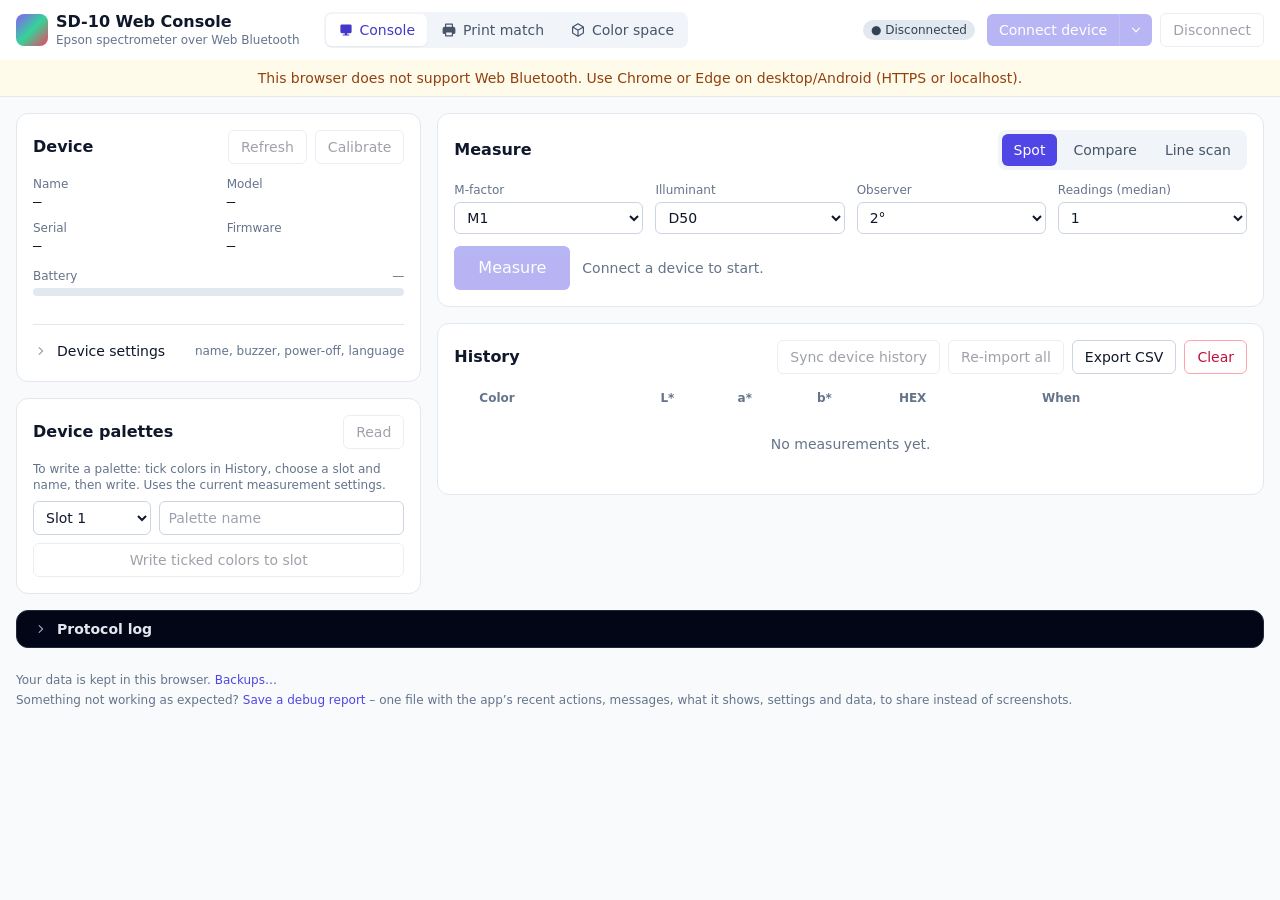
<file: index.html>
<!doctype html>
<html lang="en">
<head>
  <meta charset="utf-8">
  <meta name="viewport" content="width=device-width, initial-scale=1">
  <title>SD-10 Web Console</title>
  <link rel="stylesheet" href="css/app.css?v=2026-11-24.cdfedac-225337">
</head>
<body class="bg-slate-50 dark:bg-slate-950 text-slate-900 dark:text-slate-100 antialiased">
  <header class="sticky top-0 z-10 bg-white/90 dark:bg-slate-900/90 backdrop-blur border-b border-slate-200 dark:border-slate-800">
    <div class="max-w-7xl mx-auto px-4 py-2.5 sm:py-3 flex flex-wrap items-center gap-x-3 gap-y-2">
      <div class="flex items-center gap-2 min-w-0 flex-1 md:flex-none">
        <div class="h-8 w-8 flex-none rounded-lg bg-gradient-to-br from-violet-500 via-emerald-400 to-rose-500"></div>
        <div class="min-w-0">
          <h1 class="font-semibold leading-tight truncate">SD-10 Web Console</h1>
          <p class="hidden sm:block md:hidden lg:block text-xs text-slate-500 dark:text-slate-400">Epson spectrometer over Web Bluetooth</p>
        </div>
      </div>
      <!-- View switcher (desktop / tablet only – Print match needs files and RIP software, so phones get the Console):
           the views share the same device connection; Color space shows a measured color space in 3-D -->
      <nav class="seg-group hidden md:inline-flex md:ml-3" aria-label="Views">
        <button type="button" class="seg" data-view="console" aria-current="page">
          <svg class="hidden lg:block h-4 w-4" viewBox="0 0 20 20" fill="currentColor" aria-hidden="true"><path d="M3 4.75A1.75 1.75 0 0 1 4.75 3h10.5A1.75 1.75 0 0 1 17 4.75v7.5A1.75 1.75 0 0 1 15.25 14H11.5v1.5h2a.75.75 0 0 1 0 1.5h-7a.75.75 0 0 1 0-1.5h2V14H4.75A1.75 1.75 0 0 1 3 12.25v-7.5Z"/></svg>Console</button>
        <button type="button" class="seg" data-view="match">
          <svg class="hidden lg:block h-4 w-4" viewBox="0 0 20 20" fill="currentColor" aria-hidden="true"><path fill-rule="evenodd" d="M5 2.75A.75.75 0 0 1 5.75 2h8.5a.75.75 0 0 1 .75.75V6h.25A2.75 2.75 0 0 1 18 8.75v4.5A1.75 1.75 0 0 1 16.25 15H15v2.25a.75.75 0 0 1-.75.75h-8.5a.75.75 0 0 1-.75-.75V15H3.75A1.75 1.75 0 0 1 2 13.25v-4.5A2.75 2.75 0 0 1 4.75 6H5V2.75ZM13.5 6V3.5h-7V6h7Zm-7 7v3.5h7V13h-7Z" clip-rule="evenodd"/></svg>Print match</button>
        <button type="button" class="seg" data-view="space">
          <svg class="hidden lg:block h-4 w-4" viewBox="0 0 20 20" fill="currentColor" aria-hidden="true"><path d="M10.4 1.6a.75.75 0 0 0-.8 0l-6.75 4A.75.75 0 0 0 2.5 6.25v7.5c0 .27.14.51.37.65l6.75 4a.75.75 0 0 0 .76 0l6.75-4a.75.75 0 0 0 .37-.65v-7.5a.75.75 0 0 0-.37-.65l-6.75-4ZM10 3.12l5.27 3.13L10 9.38 4.73 6.25 10 3.12ZM4 7.57l5.25 3.11v5.83L4 13.4V7.57Zm6.75 8.94v-5.83L16 7.57v5.83l-5.25 3.11Z"/></svg>Color space</button>
      </nav>
      <div class="hidden md:block flex-1"></div>
      <span id="connPill" class="chip max-w-[45%] truncate bg-slate-200 text-slate-700 dark:bg-slate-800 dark:text-slate-300">● Disconnected</span>
      <div class="w-full sm:w-auto flex flex-wrap items-center gap-2">
        <!-- Split button: Connect + options menu (device filter) -->
        <div class="relative flex flex-1 sm:flex-none">
          <!-- With ?demo this becomes "Connect demo device" and connects to the simulated SD-10 -->
          <button id="btnConnect" class="btn btn-primary whitespace-nowrap flex-1 !rounded-r-none"><span class="sm:hidden md:inline lg:hidden" data-label-short>Connect</span><span class="hidden sm:inline md:hidden lg:inline" data-label-long>Connect device</span></button>
          <button id="btnConnectMenu" type="button" class="btn btn-primary !px-2 !rounded-l-none border-l border-indigo-400/40" aria-haspopup="true" aria-expanded="false" aria-controls="connectMenu" title="Connection options">
            <svg class="h-4 w-4" viewBox="0 0 20 20" fill="currentColor" aria-hidden="true"><path fill-rule="evenodd" d="M5.23 7.21a.75.75 0 0 1 1.06.02L10 11.17l3.71-3.94a.75.75 0 1 1 1.08 1.04l-4.25 4.5a.75.75 0 0 1-1.08 0l-4.25-4.5a.75.75 0 0 1 .02-1.06Z" clip-rule="evenodd"/></svg>
            <span id="acceptAllDot" class="hidden absolute -top-1 -right-1 h-2.5 w-2.5 rounded-full bg-amber-400 ring-2 ring-white dark:ring-slate-900" title="Showing all Bluetooth devices"></span>
          </button>
          <div id="connectMenu" role="menu" class="hidden absolute left-0 sm:left-auto sm:right-0 top-full z-30 mt-2 w-72 max-w-[calc(100vw-2rem)] rounded-xl border border-slate-200 dark:border-slate-700 bg-white dark:bg-slate-900 p-3 shadow-xl">
            <label class="flex items-start gap-3 cursor-pointer">
              <span class="relative mt-0.5 inline-flex flex-none">
                <input id="acceptAll" type="checkbox" role="switch" class="peer sr-only">
                <span class="h-5 w-9 rounded-full bg-slate-300 dark:bg-slate-700 transition-colors peer-checked:bg-indigo-600 peer-focus-visible:ring-2 peer-focus-visible:ring-indigo-500 peer-focus-visible:ring-offset-2 dark:peer-focus-visible:ring-offset-slate-900"></span>
                <span class="absolute left-0.5 top-0.5 h-4 w-4 rounded-full bg-white shadow transition-transform peer-checked:translate-x-4"></span>
              </span>
              <span>
                <span class="block text-sm font-medium">Show all Bluetooth devices</span>
                <span class="block text-xs text-slate-500 mt-0.5">Only needed if your SD-10 doesn't appear in the device list.</span>
              </span>
            </label>
          </div>
        </div>
        <button id="btnDisconnect" class="btn btn-ghost whitespace-nowrap flex-1 sm:flex-none" disabled>Disconnect</button>
      </div>
    </div>
    <div id="bleWarning" class="hidden bg-amber-50 text-amber-800 dark:bg-amber-950 dark:text-amber-200 text-sm px-4 py-2 text-center">
      This browser does not support Web Bluetooth. Use Chrome or Edge on desktop/Android (HTTPS or localhost).
    </div>
  </header>

  <div id="toast" class="hidden"></div>

  <!-- Phones: one column in reading order (device → measure/history → settings/palettes → log).
       Desktop: device + settings on the left, measure/history on the right. -->
  <main id="viewConsole" class="max-w-7xl mx-auto px-3 sm:px-4 py-4 grid grid-cols-1 gap-4 lg:grid-cols-12 lg:grid-rows-[auto_1fr_auto]">
    <!-- ============ left column (top) ============ -->
    <section class="min-w-0 space-y-4 order-1 lg:order-none lg:col-span-4 lg:col-start-1 lg:row-start-1">
      <div class="card">
        <div class="flex items-center justify-between mb-3">
          <h2 class="font-semibold">Device</h2>
          <div class="flex gap-2">
            <button id="btnRefresh" class="btn btn-ghost" disabled>Refresh</button>
            <button id="btnCalibrate" class="btn btn-ghost" disabled>Calibrate</button>
          </div>
        </div>
        <dl class="kv grid grid-cols-2 gap-x-4 gap-y-2 mb-3">
          <div><dt>Name</dt><dd id="devName">—</dd></div>
          <div><dt>Model</dt><dd id="devModel">—</dd></div>
          <div><dt>Serial</dt><dd id="devSerial">—</dd></div>
          <div><dt>Firmware</dt><dd id="devFw">—</dd></div>
        </dl>
        <div class="mb-3">
          <div class="flex justify-between text-xs text-slate-500 mb-1"><span>Battery</span><span id="battText">—</span></div>
          <div class="h-2 rounded-full bg-slate-200 dark:bg-slate-800 overflow-hidden"><div id="battBar" class="h-full w-0 bg-emerald-500 transition-all"></div></div>
        </div>
        <div class="flex flex-wrap gap-1.5" id="statusChips"></div>
        <ul id="errorList" class="mt-3 space-y-1 text-xs text-rose-700 dark:text-rose-300"></ul>

        <!-- Device settings: collapsible sub-section of the Device card -->
        <details id="settingsPanel" class="group mt-4 border-t border-slate-200 dark:border-slate-800 pt-3">
          <summary class="flex cursor-pointer select-none list-none items-center justify-between rounded-md py-1 text-sm font-medium [&::-webkit-details-marker]:hidden">
            <span class="flex items-center gap-2">
              <svg class="h-4 w-4 text-slate-400 transition-transform group-open:rotate-90" viewBox="0 0 20 20" fill="currentColor" aria-hidden="true"><path fill-rule="evenodd" d="M7.2 14.8a.75.75 0 0 1 0-1.06L10.94 10 7.2 6.26a.75.75 0 1 1 1.06-1.06l4.27 4.27a.75.75 0 0 1 0 1.06l-4.27 4.27a.75.75 0 0 1-1.06 0Z" clip-rule="evenodd"/></svg>
              Device settings
            </span>
            <span class="text-xs font-normal text-slate-500">name, buzzer, power-off, language</span>
          </summary>
          <form id="settingsForm" class="grid grid-cols-2 gap-3 pt-3">
            <div class="col-span-2"><label class="label" for="setName">Device name (max 16 bytes)</label><input id="setName" class="input" maxlength="16"></div>
            <div><label class="label" for="setBuzzer">Buzzer</label><select id="setBuzzer" class="input"></select></div>
            <div><label class="label" for="setApo">Auto power-off</label><select id="setApo" class="input"></select></div>
            <div><label class="label" for="setLang">Language</label><select id="setLang" class="input"></select></div>
            <div><label class="label" for="setPanel">Panel direction</label><select id="setPanel" class="input"></select></div>
            <div class="col-span-2 flex justify-end gap-2">
              <button id="btnReloadSettings" class="btn btn-ghost" type="button" disabled>Reload</button>
              <button id="btnApply" class="btn btn-primary" type="submit" disabled>Apply to device</button>
            </div>
          </form>
        </details>
      </div>

      <div id="demoCard" class="card hidden border-dashed">
        <h2 class="font-semibold mb-1">Simulator</h2>
        <p class="text-xs text-slate-500 mb-3">Controls for the simulated SD-10.</p>
        <label class="label" for="demoSample">Sample under the aperture</label>
        <select id="demoSample" class="input mb-3"></select>
        <div class="flex flex-wrap gap-2">
          <button id="demoShutter" class="btn btn-ghost">Close shutter</button>
          <button id="demoButton" class="btn btn-ghost">Press device button</button>
          <button id="demoDrop" class="btn btn-danger">Drop link</button>
        </div>
      </div>
    </section>

    <!-- ============ left column (bottom) ============ -->
    <section class="min-w-0 space-y-4 order-3 lg:order-none lg:col-span-4 lg:col-start-1 lg:row-start-2 lg:self-start">
      <div class="card">
        <div class="flex items-center justify-between mb-3">
          <h2 class="font-semibold">Device palettes</h2>
          <button id="btnReadGroups" class="btn btn-ghost" disabled>Read</button>
        </div>
        <ul id="groupList" class="space-y-2 text-sm"></ul>
        <p class="text-xs text-slate-500 mt-3">To write a palette: tick colors in History, choose a slot and name, then write. Uses the current measurement settings.</p>
        <div class="grid grid-cols-3 gap-2 mt-2">
          <select id="groupSlot" class="input"><option value="1">Slot 1</option><option value="2">Slot 2</option><option value="3">Slot 3</option><option value="4">Slot 4</option></select>
          <input id="groupName" class="input col-span-2" placeholder="Palette name" maxlength="42">
        </div>
        <button id="btnWriteGroup" class="btn btn-ghost w-full mt-2" disabled>Write ticked colors to slot</button>
      </div>
    </section>

    <!-- ============ right column ============ -->
    <section class="min-w-0 space-y-4 order-2 lg:order-none lg:col-span-8 lg:col-start-5 lg:row-start-1 lg:row-span-2">
      <div class="card">
        <div class="flex flex-wrap items-center justify-between gap-2 mb-3">
          <h2 class="font-semibold">Measure</h2>
          <div class="flex gap-1 rounded-lg bg-slate-100 dark:bg-slate-800 p-1" role="tablist">
            <button class="tab" role="tab" data-mode="spot" aria-selected="true">Spot</button>
            <button class="tab" role="tab" data-mode="compare" aria-selected="false">Compare</button>
            <button class="tab" role="tab" data-mode="line" aria-selected="false">Line scan</button>
          </div>
        </div>
        <div class="grid grid-cols-2 sm:grid-cols-4 gap-3 mb-3">
          <div><label class="label" for="mMf">M-factor</label><select id="mMf" class="input"><option value="0">M0</option><option value="1">M1</option><option value="2">M2</option></select></div>
          <div><label class="label" for="mIll">Illuminant</label><select id="mIll" class="input"></select></div>
          <div><label class="label" for="mObs">Observer</label><select id="mObs" class="input"><option value="2">2°</option><option value="10">10°</option></select></div>
          <div data-show="spot compare"><label class="label" for="mReadings">Readings (median)</label><select id="mReadings" class="input"><option>1</option><option>2</option><option>3</option><option>5</option></select></div>
          <div data-show="compare"><label class="label" for="mFormula">ΔE formula</label><select id="mFormula" class="input"></select></div>
          <div data-show="compare"><label class="label" for="mThr">Tolerance (ΔE)</label><input id="mThr" class="input" type="number" min="0" max="20" step="0.1"></div>
          <div data-show="line"><label class="label" for="mPatches">Patches in strip</label><input id="mPatches" class="input" type="number" min="1" max="18" step="1"></div>
        </div>
        <div class="flex flex-wrap items-center gap-3">
          <button id="btnMeasure" class="btn btn-primary w-full sm:w-auto px-6 py-3 sm:py-2.5 text-base" disabled>Measure</button>
          <span id="measureHint" class="text-sm text-slate-500"></span>
        </div>

        <div id="resultArea" class="mt-5 hidden space-y-4">
          <!-- swatches: full width, split 50/50 when a reference is shown -->
          <div class="flex w-full gap-2">
            <figure class="m-0 flex-1 min-w-0">
              <div id="swatch" class="h-28 sm:h-36 w-full rounded-xl ring-1 ring-black/10 dark:ring-white/10 shadow-sm"></div>
              <figcaption class="flex justify-between gap-2 text-[11px] text-slate-500 mt-1 px-0.5"><span>Sample</span><span id="swatchHex" class="font-mono"></span></figcaption>
            </figure>
            <figure id="refBox" class="m-0 flex-1 min-w-0 hidden">
              <div id="refSwatch" class="h-28 sm:h-36 w-full rounded-xl ring-1 ring-black/10 dark:ring-white/10 shadow-sm"></div>
              <figcaption class="flex justify-between gap-2 text-[11px] text-slate-500 mt-1 px-0.5"><span>Reference</span><span id="refHex" class="font-mono"></span></figcaption>
            </figure>
          </div>

          <!-- verdict + conditions + actions -->
          <div class="space-y-2">
            <div id="verdict" class="hidden"></div>
            <div class="flex flex-wrap items-center justify-between gap-2">
              <div id="conditions" class="flex flex-wrap gap-1.5"></div>
              <div class="flex flex-wrap gap-2">
                <button id="btnSetRef" class="btn btn-ghost">Use as reference</button>
                <button id="btnCopyValues" class="btn btn-ghost">Copy values</button>
              </div>
            </div>
          </div>

          <!-- values table -->
          <div id="resultValues" class="rounded-xl border border-slate-200 dark:border-slate-800 divide-y divide-slate-200 dark:divide-slate-800 overflow-hidden"></div>
          <div class="grid grid-cols-[1fr,auto] gap-2 items-end">
            <div class="min-w-0">
              <div class="flex items-center justify-between">
                <label class="label !mb-0.5" for="cmykProfile">CMYK profile</label>
                <span class="flex gap-3 text-xs">
                  <button id="btnRemoveIcc" type="button" class="hidden text-rose-600 hover:underline">remove</button>
                  <button id="btnAddIcc" type="button" class="text-indigo-600 dark:text-indigo-400 hover:underline" title="Use your own CMYK ICC profile (.icc / .icm)">+ add .icc</button>
                </span>
                <input id="iccFile" type="file" accept=".icc,.icm,application/vnd.iccprofile" class="hidden">
              </div>
              <select id="cmykProfile" class="input !py-1 text-xs"></select>
            </div>
            <div>
              <label class="label !mb-0.5" for="cmykIntent">Intent</label>
              <select id="cmykIntent" class="input !py-1 text-xs">
                <option value="0">Perceptual</option><option value="2">Relative</option><option value="1">Saturation</option>
              </select>
            </div>
          </div>

          <div id="strip" class="hidden grid grid-cols-6 sm:grid-cols-9 gap-1.5"></div>
          <svg id="chart" viewBox="0 0 640 220" class="w-full h-auto" role="img" aria-label="Spectral reflectance"></svg>
        </div>
      </div>

      <div class="card">
        <div class="flex flex-wrap items-center justify-between gap-2 mb-3">
          <h2 class="font-semibold">History <span id="histCount" class="text-sm font-normal text-slate-500"></span></h2>
          <div class="flex flex-wrap gap-2">
            <button id="btnSyncHistory" class="btn btn-ghost" disabled title="Import new measurements stored on the device">Sync device history</button>
            <button id="btnResyncAll" class="btn btn-ghost" disabled title="Import every measurement stored on the device again (skips ones already in history)">Re-import all</button>
            <button id="btnExport" class="btn btn-ghost">Export CSV</button>
            <button id="btnClearHistory" class="btn btn-danger">Clear</button>
          </div>
        </div>
        <div class="overflow-x-auto max-h-96 overflow-y-auto">
          <table class="w-full text-sm">
            <thead class="text-xs text-slate-500 sticky top-0 bg-white dark:bg-slate-900">
              <tr><th class="w-6"></th><th class="text-left py-1">Color</th><th class="text-left">L*</th><th class="text-left">a*</th><th class="text-left">b*</th><th class="text-left hidden sm:table-cell">HEX</th><th class="text-left hidden md:table-cell">When</th><th></th></tr>
            </thead>
            <tbody id="histBody"></tbody>
          </table>
          <p id="histEmpty" class="text-sm text-slate-500 py-6 text-center">No measurements yet.</p>
        </div>
      </div>
    </section>

    <!-- ============ log ============ -->
    <section class="min-w-0 order-4 lg:order-none lg:col-span-12 lg:row-start-3">
      <!-- Protocol log: hidden by default (state remembered in this browser) -->
      <div class="rounded-xl border border-slate-800 bg-slate-950 text-slate-200">
        <div class="flex flex-wrap items-center gap-x-3 gap-y-1 px-3 sm:px-4 py-2">
          <button id="btnToggleLog" type="button" aria-expanded="false" aria-controls="logBody" class="mr-auto flex items-center gap-2 text-sm font-semibold">
            <svg id="logChevron" class="h-4 w-4 text-slate-400 transition-transform" viewBox="0 0 20 20" fill="currentColor" aria-hidden="true"><path fill-rule="evenodd" d="M7.2 14.8a.75.75 0 0 1 0-1.06L10.94 10 7.2 6.26a.75.75 0 1 1 1.06-1.06l4.27 4.27a.75.75 0 0 1 0 1.06l-4.27 4.27a.75.75 0 0 1-1.06 0Z" clip-rule="evenodd"/></svg>
            Protocol log <span id="logCount" class="text-xs font-normal text-slate-500"></span>
          </button>
          <div id="logTools" class="hidden flex-wrap items-center gap-x-3 gap-y-1">
            <label class="text-xs flex items-center gap-1"><input type="checkbox" id="logRaw"> raw BLE chunks</label>
            <label class="text-xs flex items-center gap-1"><input type="checkbox" id="logAutoscroll" checked> autoscroll</label>
            <button id="btnCopyLog" class="btn text-xs border border-slate-700 hover:bg-slate-800">Copy</button>
            <button id="btnClearLog" class="btn text-xs border border-slate-700 hover:bg-slate-800">Clear</button>
          </div>
        </div>
        <div id="logBody" class="hidden border-t border-slate-800">
          <pre id="log" class="h-72 overflow-auto px-4 py-2 text-xs leading-5 font-mono whitespace-pre-wrap break-all"></pre>
        </div>
      </div>
    </section>
  </main>

  <!-- ======================= Print match view ======================= -->
  <main id="viewMatch" class="hidden max-w-7xl mx-auto px-3 sm:px-4 py-4">
    <div class="mb-4">
      <h2 class="font-semibold">Print match</h2>
      <p class="text-sm text-slate-500 mt-1 max-w-4xl">Match a reference color on your printer: scan it, print a test sheet and scan the patches – repeat
        with finer sheets until it is within tolerance.</p>
    </div>

    <!-- Two columns on wide screens: the colors and the settings at the left, the selected color's workflow and the color
         space at the right, the tips across both. The last card of each column stretches to the bottom of the row, so
         neither column leaves a gap. On narrower screens everything stacks in that order. -->
    <div class="grid gap-4 lg:grid-cols-[minmax(0,22rem),minmax(0,1fr)] xl:grid-cols-[minmax(0,24rem),minmax(0,1fr)]">

      <!-- left column: the colors (also the spot library for the RIP) and the settings shared by all colors -->
      <div class="flex flex-col gap-4 min-w-0">
      <!-- colors: pick the one to work on; each with its reference and the L*a*b* recommended for the RIP. The list fills
           the column's spare height on wide screens (scrolling when long); the library download sits at the bottom. -->
      <div id="mColorsCard" class="card min-w-0 flex-1 flex flex-col gap-3">
        <div class="flex items-center justify-between gap-2">
          <h3 class="font-semibold">Colors <span id="mColorCount" class="text-sm font-normal text-slate-500"></span></h3>
          <div class="flex gap-2">
            <button id="btnColorsImport" type="button" class="btn btn-ghost" title="Add the named colors of a swatch or library file – Adobe Swatch Exchange (.ase), CxF, Adobe Color Book, Edge Print or VersaWorks – each with its L*a*b* as the reference; or drop the file on this page">Import…</button>
            <input id="colorsFile" type="file" accept=".ase,.cxf,.acb,.epcc,.spot,.xml" class="hidden">
            <button id="btnColorAdd" class="btn btn-ghost" title="Match another color – each has its own sheets, scan and result; select one to work on it">+ Add color</button>
          </div>
        </div>
        <div class="relative min-h-0 lg:min-h-[12rem] lg:flex-1">
          <ul id="mColorList" class="relative flex max-h-[28rem] flex-col gap-1.5 overflow-y-auto p-0.5 lg:absolute lg:inset-0 lg:max-h-none"></ul>
        </div>
        <!-- the colors as a spot library for the RIP: each under its name with its recommended L*a*b*, in the format chosen
             here (the test sheets' Sheet library uses it too) -->
        <div class="space-y-1.5 border-t border-slate-200 pt-3 dark:border-slate-800">
          <div class="text-xs font-medium text-slate-500">Spot library for the RIP</div>
          <input id="mLibName" class="input" type="text" maxlength="60" autocomplete="off" aria-label="Spot library name" title="The library's name inside the downloaded file (and the file's name)" placeholder="Library name">
          <div class="flex gap-2">
            <select id="mRipFormat" class="input min-w-0 flex-1" aria-label="Spot library format" title="The file format your RIP imports – also used for the test sheets' Sheet library"><option value="cxf">CxF3 (.cxf)</option><option value="acb">Adobe Color Book (.acb)</option><option value="epcc">Epson Edge Print (.epcc)</option><option value="versaworks">VersaWorks (.spot)</option></select>
            <button id="btnLibDownload" type="button" class="btn btn-primary whitespace-nowrap" disabled>Download library</button>
          </div>
          <button id="btnLibProof" type="button" class="btn btn-ghost w-full" disabled title="One patch per color, named exactly like it, with the value the library gives it – print it through the RIP with the library imported, and check every color at once">Proof sheet of all colors (PDF)</button>
          <p id="mLibNote" class="text-xs text-slate-500"></p>
        </div>
      </div>

      <!-- settings shared by all colors: the sheet at the top; the ones changed less often in the Measuring & matching dialog -->
      <div class="card space-y-3">
        <h3 class="font-semibold">Settings</h3>
        <div class="grid grid-cols-2 gap-3">
          <div class="col-span-2"><label class="label" for="mMode">Sheet type</label>
            <select id="mMode" class="input">
              <option value="spot">Spot colors (RIP, L*a*b*)</option>
              <option value="lab">L*a*b* objects</option>
              <option value="cmyk">CMYK numbers</option>
              <option value="rgb">RGB image (raster workflows)</option>
            </select></div>
          <div class="col-span-2"><label class="label" for="mPaper">Media</label>
            <div class="flex gap-2">
              <select id="mPaper" class="input min-w-0"><option value="custom">Custom size</option></select>
              <button id="btnMediaSave" type="button" class="btn btn-ghost" title="Save the width and height under a name">Save</button>
              <button id="btnMediaRemove" type="button" class="btn btn-ghost hidden" title="Remove this saved size">✕</button>
            </div></div>
          <div class="col-span-2 grid grid-cols-2 gap-2">
            <div><label class="label" for="mMediaW">Width (mm)</label><input id="mMediaW" class="input" type="number" min="50" max="3000" step="0.1"></div>
            <div><label class="label" for="mMediaH">Height (mm)</label><input id="mMediaH" class="input" type="number" min="20" max="10000" step="0.1"></div>
            <p id="mCustomHint" class="col-span-2 text-xs text-slate-500"></p>
          </div>
          <div><label class="label" for="mPatchMm">Patch size</label>
            <select id="mPatchMm" class="input"><option value="10">10 mm</option><option value="12">12 mm</option><option value="15">15 mm</option><option value="20">20 mm</option><option value="25">25 mm</option><option value="30">30 mm</option></select></div>
          <div><label class="label" for="mDesign">Patches</label>
            <select id="mDesign" class="input"><option value="full">16 (most robust)</option><option value="compact">8 (saves media)</option></select></div>
          <label class="col-span-2 flex items-center gap-2 text-sm" title="Leaves out the title, date, printing notes and color headings on test sheets, charts and the proof sheet – only the values under each patch and a small footer with the file name and page number stay, so more patches fit on the media"><input id="mPlainSheets" type="checkbox" class="h-4 w-4"> Plain sheets – only file name and page number</label>
        </div>
        <!-- the settings changed less often: a summary line with their current values; they open in a dialog, so the
             column keeps its height -->
        <button id="btnMoreSettings" type="button" class="group block w-full border-t border-slate-200 pt-3 text-left dark:border-slate-800">
          <span class="flex items-center justify-between gap-2 text-sm font-medium">Measuring &amp; matching
            <span class="text-xs font-normal text-indigo-600 group-hover:underline dark:text-indigo-400">Change…</span></span>
          <span id="mMoreSummary" class="mt-0.5 block text-xs text-slate-500"></span>
        </button>
      </div>

      <!-- a color's output set by hand, opened from the Reference card -->
      <dialog id="mFixedDialog" class="card w-[min(30rem,calc(100vw-2rem))] text-slate-900 shadow-xl backdrop:bg-slate-950/50 dark:text-slate-100">
        <div class="space-y-3">
          <div class="flex items-center justify-between gap-2">
            <h3 class="font-semibold">Set the output by hand</h3>
            <button type="button" data-close-dialog class="btn btn-ghost !px-2" aria-label="Close">✕</button>
          </div>
          <p id="mFixedFor" class="text-xs text-slate-500"></p>
          <div class="flex gap-4 text-sm">
            <label class="flex items-center gap-1.5"><input type="radio" name="fixedSpace" value="lab" class="h-4 w-4"> L*a*b*</label>
            <label class="flex items-center gap-1.5"><input type="radio" name="fixedSpace" value="cmyk" class="h-4 w-4"> CMYK</label>
            <label class="flex items-center gap-1.5"><input type="radio" name="fixedSpace" value="cmykog" class="h-4 w-4"> CMYK + Orange + Green</label>
          </div>
          <div id="mFixedLab" class="grid grid-cols-3 gap-2">
            <div><label class="label" for="fixL">L*</label><input id="fixL" class="input font-mono" type="number" step="0.01" min="0" max="100"></div>
            <div><label class="label" for="fixA">a*</label><input id="fixA" class="input font-mono" type="number" step="0.01" min="-128" max="127"></div>
            <div><label class="label" for="fixB">b*</label><input id="fixB" class="input font-mono" type="number" step="0.01" min="-128" max="127"></div>
          </div>
          <div id="mFixedCmyk" class="grid grid-cols-4 gap-2">
            <div><label class="label" for="fixC">C %</label><input id="fixC" class="input font-mono" type="number" step="0.1" min="0" max="100"></div>
            <div><label class="label" for="fixM">M %</label><input id="fixM" class="input font-mono" type="number" step="0.1" min="0" max="100"></div>
            <div><label class="label" for="fixY">Y %</label><input id="fixY" class="input font-mono" type="number" step="0.1" min="0" max="100"></div>
            <div><label class="label" for="fixK">K %</label><input id="fixK" class="input font-mono" type="number" step="0.1" min="0" max="100"></div>
          </div>
          <div id="mFixedOG" class="grid grid-cols-4 gap-2">
            <div><label class="label" for="fixO">Or %</label><input id="fixO" class="input font-mono" type="number" step="0.1" min="0" max="100"></div>
            <div><label class="label" for="fixG">Gr %</label><input id="fixG" class="input font-mono" type="number" step="0.1" min="0" max="100"></div>
          </div>
          <div class="flex flex-wrap items-center gap-2 text-xs"><span class="text-slate-500">Presets:</span>
            <button type="button" data-fixed-preset="paper" class="rounded-md px-2 py-1 ring-1 ring-slate-300 hover:bg-slate-100 dark:ring-slate-700 dark:hover:bg-slate-800">Paper white · CMYK 0 0 0 0</button>
            <button type="button" data-fixed-preset="rich" class="rounded-md px-2 py-1 ring-1 ring-slate-300 hover:bg-slate-100 dark:ring-slate-700 dark:hover:bg-slate-800">Rich black · CMYK 60 40 40 100</button>
            <button type="button" data-fixed-preset="black" class="rounded-md px-2 py-1 ring-1 ring-slate-300 hover:bg-slate-100 dark:ring-slate-700 dark:hover:bg-slate-800">Black · L*a*b* 0 0 0</button>
          </div>
          <p id="mFixedNote" class="text-xs text-slate-500"></p>
          <div class="flex items-center justify-between gap-2 border-t border-slate-200 pt-3 dark:border-slate-800">
            <button id="btnFixedClear" type="button" class="px-1 py-1.5 text-sm text-rose-600 hover:underline dark:text-rose-400">Use the recommendation again</button>
            <button id="btnFixedSave" type="button" class="btn btn-primary">Save</button>
          </div>
        </div>
      </dialog>

      <!-- the Measuring & matching settings, opened from the Settings card -->
      <dialog id="mMoreDialog" class="card w-[min(30rem,calc(100vw-2rem))] text-slate-900 shadow-xl backdrop:bg-slate-950/50 dark:text-slate-100">
        <div class="space-y-3">
          <div class="flex items-center justify-between gap-2">
            <h3 class="font-semibold">Measuring &amp; matching</h3>
            <button type="button" data-close-dialog class="btn btn-ghost !px-2" aria-label="Close">✕</button>
          </div>
        <div class="grid grid-cols-2 gap-3">
        <div><label class="label" for="mReads">Readings per patch</label>
          <select id="mReads" class="input"><option value="1">1</option><option value="2">2</option><option value="3">3 (textured media)</option><option value="5">5</option></select></div>
        <div><label class="label" for="matchMf">M-factor</label>
          <select id="matchMf" class="input"><option value="0">M0</option><option value="1">M1</option><option value="2">M2</option></select></div>
        <div><label class="label" for="matchFormula">ΔE formula</label>
          <select id="matchFormula" class="input"><option value="de00">ΔE00 (print)</option><option value="de00t">ΔE00 2:1:1 (textiles)</option><option value="cmc21">ΔE CMC 2:1 (textiles)</option></select></div>
        <div><label class="label" for="mTol">Tolerance (ΔE)</label><input id="mTol" class="input" type="number" min="0.1" max="20" step="0.1"></div>
        <div class="col-span-2"><label class="label" for="mPrinterProfile">Printer profile (gamut check)</label>
          <div class="flex gap-2">
            <select id="mPrinterProfile" class="input min-w-0"><option value="">None</option></select>
            <button id="btnPrinterIcc" type="button" class="btn btn-ghost whitespace-nowrap" title="Add the ICC output profile your RIP uses for this printer, ink and media">+ .icc</button>
            <button id="btnPrinterIccRemove" type="button" class="btn btn-ghost hidden" title="Remove this profile from the browser">✕</button>
          </div>
          <input id="printerIccFile" type="file" accept=".icc,.icm" class="hidden"></div>
        </div>
          <div class="flex justify-end"><button type="button" data-close-dialog class="btn btn-primary">Done</button></div>
        </div>
      </dialog>

      </div>

      <!-- the selected color's workflow -->
      <div class="flex flex-col gap-4 min-w-0">
        <!-- 1. reference -->
        <div id="mRefCard" class="card space-y-3">
          <h3 class="font-semibold"><span class="text-indigo-500">1.</span> Reference</h3>
          <div class="flex flex-wrap gap-3 items-stretch">
            <div id="mTargetSwatch" class="h-24 w-full sm:w-32 rounded-xl ring-1 ring-black/10 dark:ring-white/10 bg-slate-200 dark:bg-slate-800"></div>
            <div class="flex-1 min-w-[14rem] space-y-2">
              <div><label class="label" for="mSpotName">Color / spot color name <span id="mStatusTarget" class="font-normal text-slate-500"></span></label>
                <input id="mSpotName" class="input" type="text" maxlength="60" placeholder="e.g. Brand Red – exactly as named in your artwork and the RIP" autocomplete="off"></div>
              <div class="grid grid-cols-3 gap-2">
                <div><label class="label" for="mL">L*</label><input id="mL" class="input font-mono" type="number" step="0.01" min="0" max="100"></div>
                <div><label class="label" for="mA">a*</label><input id="mA" class="input font-mono" type="number" step="0.01" min="-128" max="127"></div>
                <div><label class="label" for="mB">b*</label><input id="mB" class="input font-mono" type="number" step="0.01" min="-128" max="127"></div>
              </div>
              <div class="flex flex-wrap gap-2">
                <button id="btnMatchTarget" class="btn btn-primary" disabled>Measure reference</button>
                <button id="btnMatchUseLast" class="btn btn-ghost" disabled>Use last measurement</button>
              </div>
              <p id="mGamut" class="text-xs"></p>
            </div>
          </div>
          <!-- what the color space predicts for the reference -->
          <div id="mSpacePred" class="hidden rounded-xl border border-slate-200 dark:border-slate-800 p-3 space-y-2"></div>
          <!-- what the spot library gives this color – the recommendation, or values set by hand (e.g. paper white, rich black) -->
          <div id="mFixedRow" class="hidden flex flex-wrap items-center gap-2 rounded-xl border border-slate-200 p-3 text-sm dark:border-slate-800">
            <span class="font-medium text-slate-500">Output for the RIP</span>
            <span id="mFixedText" class="min-w-0 flex-1 text-xs"></span>
            <button id="btnFixedSet" type="button" class="btn btn-ghost" title="Hard-set the values the spot library and proof sheet give this color – L*a*b*, or ink amounts (CMYK, CMYK + orange + green) where the library format holds them">Set by hand…</button>
          </div>
        </div>

        <!-- 2. sheet and 3. scan: side by side on wide screens -->
        <div class="grid gap-4 xl:grid-cols-2">
          <div class="card min-w-0 flex flex-col gap-3">
            <div class="flex flex-wrap items-center justify-between gap-2">
              <h3 class="font-semibold"><span class="text-indigo-500">2.</span> Test sheet <span id="mRoundLabel" class="text-sm font-normal text-slate-500"></span></h3>
              <button id="btnMatchSheet" class="btn btn-primary" disabled>Create sheet</button>
            </div>
            <div id="mSheetInfo" class="flex-1 flex flex-col text-sm text-slate-500">Set a reference color first.</div>
            <div id="mSheetActions" class="hidden mt-auto flex flex-wrap items-center gap-2">
              <button id="btnMatchPdf" class="btn btn-primary">Download PDF</button>
              <button id="btnMatchRipSheet" class="btn btn-ghost hidden">Sheet library</button>
              <label id="mPerPageWrap" class="hidden flex items-center gap-2 text-sm" title="Save every page of the sheet (and of the proof sheet) as its own PDF – each holds only its own patches and spot colors"><input id="mPerPage" type="checkbox" class="h-4 w-4"> Each page as its own PDF</label>
              <button id="btnMatchRestart" class="ml-auto px-1 py-2 text-sm text-rose-600 hover:underline dark:text-rose-400" title="Discard this color's sheets and measurements (its reference is kept)">Start over</button>
            </div>
          </div>

          <div class="card min-w-0 flex flex-col gap-3">
            <div class="flex flex-wrap items-center justify-between gap-2">
              <h3 class="font-semibold"><span class="text-indigo-500">3.</span> Scan the patches</h3>
              <div class="flex items-center gap-3 text-xs">
                <button id="btnMatchUndo" class="text-slate-500 hover:text-slate-800 hover:underline disabled:opacity-40 disabled:no-underline dark:text-slate-400 dark:hover:text-slate-200" disabled>Undo last scan</button>
                <span id="mProgress" class="text-slate-500"></span>
              </div>
            </div>
            <div id="mPatchGrid"></div>
            <p class="text-xs text-slate-500">Or press the SD-10’s button · tap a patch to measure it again</p>
            <div class="mt-auto flex flex-wrap items-center gap-2">
              <button id="btnMatchMeasure" class="btn btn-primary w-full sm:w-auto px-6 py-3 sm:py-2.5" disabled>Measure patch</button>
              <button id="btnMatchAnalyse" class="btn btn-ghost" disabled>Calculate now</button>
            </div>
          </div>
        </div>

        <!-- 4. result -->
        <div id="mResultCard" class="card space-y-3 hidden">
          <div class="flex flex-wrap items-center justify-between gap-2">
            <h3 class="font-semibold"><span class="text-indigo-500">4.</span> Result</h3>
            <button id="btnMatchRefine" class="btn btn-primary">Make next sheet</button>
          </div>
          <div id="mResult" class="space-y-4"></div>
        </div>

        <!-- color space: a measured map of what the printer really prints – predicts values straight away, learns from every sheet -->
        <!-- The space and what it holds: Data & files beside it on wide screens, its list filling the height. The chart controls
             sit at the bottom edge (any extra height goes above them). With no color space chosen, an empty state spans the card. -->
        <div id="mSpaceCard" class="card min-w-0 flex-1 flex flex-col gap-3">
          <div class="grid min-h-0 flex-1 items-start gap-x-6 gap-y-3 xl:grid-cols-2">
          <div id="mSpaceMain" class="min-w-0 flex flex-col gap-3 self-stretch">
            <div class="flex items-center justify-between gap-2">
              <h3 class="font-semibold">Color space</h3>
              <button id="btnSpaceNew" type="button" class="btn btn-ghost" title="Start a new color space for this printer, ink, media and settings">+ New</button>
            </div>
            <div class="flex gap-2 xl:max-w-md">
              <select id="mSpace" class="input min-w-0" aria-label="Color space in use"><option value="">None</option></select>
              <button id="btnSpaceImport" type="button" class="btn btn-ghost" title="Import a saved color space (.json) or a CGATS / IT8 measurement file (.txt, .ti3) – or drop the file anywhere on this page">Import…</button>
              <input id="spaceFile" type="file" accept=".json,.txt,.cgats,.cgt,.it8,.ti3" class="hidden">
            </div>
            <div id="mSpaceInfo" class="space-y-2 text-xs text-slate-500"></div>
          </div>
          <!-- what the color space holds, and its files – beside the controls on wide screens, its list filling the card's
               height (so the card ends with the column beside it); below the controls otherwise -->
          <div id="mSpaceData" class="hidden min-w-0 flex-col self-stretch border-t border-slate-200 pt-3 text-xs dark:border-slate-800 xl:border-t-0 xl:border-l xl:pt-0 xl:pl-6">
            <h4 id="mSpaceDataTitle" class="text-sm font-medium">Data &amp; files</h4>
            <div class="relative mt-2 xl:min-h-[12rem] xl:flex-1">
              <ul id="mSpaceSessions" class="max-h-96 space-y-1 overflow-y-auto xl:absolute xl:inset-0 xl:max-h-none"></ul>
            </div>
            <div id="mSpaceActions" class="mt-3 flex flex-wrap items-center gap-2 hidden">
              <button id="btnSpaceJson" type="button" class="btn btn-ghost" title="Save the color space as a file to keep it, move it to another computer or share it">Export</button>
              <button id="btnSpaceCgats" type="button" class="btn btn-ghost" title="The measurements as a CGATS text file (device values and measured L*a*b*), e.g. for profiling software">CGATS</button>
              <button id="btnSpaceRename" type="button" class="btn btn-ghost">Rename</button>
              <button id="btnSpaceDelete" type="button" class="ml-auto px-1 py-2 text-sm text-rose-600 hover:underline dark:text-rose-400">Delete</button>
            </div>
          </div>
          </div>
          <!-- the chart controls, at the bottom edge: under the space's info (beside Data & files) when a color space is chosen,
               across the card below the empty state otherwise -->
          <div id="mSpaceChartBar" class="grid items-end gap-x-6 gap-y-3 border-t border-slate-200 pt-3 dark:border-slate-800">
            <div class="flex flex-wrap items-end gap-2">
              <div class="flex-1 min-w-[10rem]"><label class="label" for="mChartSize">Chart</label>
                <select id="mChartSize" class="input"></select></div>
              <button id="btnSpaceChart" type="button" class="btn btn-ghost">Create chart</button>
            </div>
            <div class="space-y-2">
              <label class="flex items-center gap-2 text-sm"><input id="mSpaceLearn" type="checkbox" class="h-4 w-4"> Learn from every test sheet I scan</label>
              <div class="flex items-center gap-2 text-sm"><label for="mFillIn" class="flex-1">Fill-in patches on each test sheet</label>
                <select id="mFillIn" class="input !w-40" title="Extra patches where the color space has measured least – some near the color being matched. They are marked on the sheet and only feed the color space. “Fill the free space” uses the empty slots of the pages the sheet already needs, so they cost no extra media – and fills the last page of a new color space chart with more chart patches."><option value="0">None</option><option value="4">4</option><option value="8">8</option><option value="auto">Fill the free space</option></select></div>
            </div>
          </div>
        </div>
      </div>

      <!-- tips across the whole width: the sheet type explained and printing advice – reference text, closed until opened (state remembered) -->
      <details id="mTipsBox" class="card lg:col-span-2">
        <summary class="cursor-pointer font-semibold">Tips</summary>
        <div class="mt-3 space-y-2 text-xs text-slate-600 dark:text-slate-400 [&_b]:font-semibold [&_b]:text-slate-800 dark:[&_b]:text-slate-200">
          <p id="mModeHelp"></p>
          <div id="mPrintTips" class="space-y-2"></div>
        </div>
      </details>
    </div>
  </main>

  <!-- ======================= Color space view (3-D) ======================= -->
  <main id="viewSpace" class="hidden max-w-7xl mx-auto px-3 sm:px-4 py-4">
    <div class="mb-3 flex flex-wrap items-end gap-3">
      <div class="min-w-0 flex-1">
        <h2 class="font-semibold">Color space</h2>
        <p class="text-sm text-slate-500 mt-1">The colors your printer really printed, measured in CIE L*a*b* – drag to turn, scroll to zoom, hover a patch for its values, double-click one to center the view on it, right-click for more. Color spaces are made and kept in Print match.</p>
      </div>
      <div class="w-56"><label class="label" for="vsSpace">Color space</label><select id="vsSpace" class="input"></select></div>
      <div class="w-56"><label class="label" for="vsCompare">Compare with</label><select id="vsCompare" class="input"></select></div>
    </div>
    <!-- Wide screens: the reference colors at the left, the picture in the middle, display options and facts at the right
         (below the list on narrower screens, so the picture keeps its width). -->
    <div class="grid gap-4 lg:grid-cols-[16rem,minmax(0,1fr)] xl:grid-cols-[17rem,minmax(0,1fr),16rem] items-start">
      <!-- reference colors: each with its closest measured patch and the values the color space predicts -->
      <div id="vsRefCard" class="card !p-0 overflow-hidden min-w-0 lg:col-start-1 lg:row-start-1">
        <div class="px-4 pt-4 pb-2">
          <h3 class="font-semibold">Reference colors <span id="vsRefCount" class="text-sm font-normal text-slate-500"></span></h3>
          <p class="mt-1 text-xs text-slate-500">The closest patch measured in this color space, and the values it predicts. Click one to show it in the picture.</p>
        </div>
        <ul id="vsRefList" class="max-h-[calc(100vh-18rem)] min-h-[5rem] overflow-y-auto border-t border-slate-200 dark:border-slate-800"></ul>
      </div>
      <div class="card !p-0 overflow-hidden min-w-0 lg:col-start-2 lg:row-start-1 lg:row-span-2 xl:row-span-1">
        <!-- as tall as the screen allows, but never taller than 4:3 – zoomed out, a full-height box would be a narrow column;
             full screen (or, where the browser has none, enlarged over the page) it fills the screen -->
        <div id="vsStage" class="relative w-full aspect-[4/3] max-h-[calc(100vh-13rem)] min-h-[440px] bg-white dark:bg-slate-900">
          <canvas id="vsCanvas" class="absolute inset-0 h-full w-full touch-none cursor-grab" aria-label="3-D view of the color space"></canvas>
          <div id="vsTip" class="pointer-events-none absolute hidden max-w-xs rounded-md bg-slate-900/90 px-2 py-1.5 text-xs leading-5 text-white shadow"></div>
          <div id="vsEmpty" class="absolute inset-0 hidden grid place-items-center p-8 text-center text-sm text-slate-500"></div>
          <!-- right-click menu of a measured patch -->
          <div id="vsMenu" class="absolute z-10 hidden w-64 rounded-lg bg-white p-1 text-sm shadow-lg ring-1 ring-black/10 dark:bg-slate-800 dark:ring-white/10">
            <div id="vsMenuTitle" class="px-2 py-1 text-xs text-slate-500"></div>
            <button id="vsMenuCenter" type="button" class="block w-full rounded px-2 py-1.5 text-left hover:bg-slate-100 dark:hover:bg-slate-700">Center the view here</button>
            <button id="vsMenuRemove" type="button" class="block w-full rounded px-2 py-1.5 text-left text-rose-600 hover:bg-rose-50 dark:text-rose-400 dark:hover:bg-rose-950">Remove from the color space</button>
          </div>
          <!-- the color the view is centered on -->
          <div id="vsFocus" class="absolute left-2 top-2 hidden max-w-[60%] truncate rounded-md bg-white/85 px-2 py-1 text-xs shadow-sm ring-1 ring-black/10 dark:bg-slate-900/85 dark:ring-white/10">
            Centered on <b id="vsFocusName"></b> · <button id="vsFocusReset" type="button" class="text-indigo-600 hover:underline dark:text-indigo-400">back to the middle</button>
          </div>
          <div class="absolute right-2 top-2 flex gap-1.5">
            <button id="vsSpinBtn" type="button" class="btn btn-ghost !px-2.5 !py-1 bg-white/80 text-xs dark:bg-slate-900/80" title="Turn slowly (on / off)">Spin</button>
            <button id="vsFull" type="button" class="btn btn-ghost !px-2.5 !py-1 bg-white/80 text-xs dark:bg-slate-900/80" title="Fill the screen with the picture (Esc to leave)">Full screen</button>
          </div>
        </div>
      </div>
      <div class="space-y-4 min-w-0 lg:col-start-1 lg:row-start-2 xl:col-start-3 xl:row-start-1">
        <div class="card space-y-2 text-sm">
          <h3 class="font-semibold">Show</h3>
          <label class="flex items-center gap-2"><input id="vs_surface" type="checkbox" class="h-4 w-4"> Gamut surface</label>
          <label class="flex items-center gap-2"><input id="vs_points" type="checkbox" class="h-4 w-4"> Measured patches</label>
          <label class="flex items-center gap-2"><input id="vs_refs" type="checkbox" class="h-4 w-4"> Reference colors (Print match)</label>
          <label class="flex items-center gap-2"><input id="vs_spin" type="checkbox" class="h-4 w-4"> Turn slowly</label>
          <div class="flex flex-wrap gap-2 pt-1">
            <button id="vsTop" type="button" class="btn btn-ghost" title="Look down the L* axis: the a*b* diagram">From above</button>
            <button id="vsSide" type="button" class="btn btn-ghost" title="Lightness up, a* across">From the side</button>
            <button id="vsReset" type="button" class="btn btn-ghost" title="Back to the start view (or double-click the picture)">Reset</button>
          </div>
          <button id="vsMeasure" type="button" class="btn btn-primary w-full" disabled title="Measure a color with the SD-10 (or press its button) and see where it lies">Measure a color</button>
        </div>
        <div id="vsInfo" class="card space-y-2 text-sm"></div>
      </div>
    </div>
  </main>

  <!-- backups (see js/backup.js) and the debug report: one file to share instead of screenshots (see js/debug.js) -->
  <footer class="max-w-7xl mx-auto px-3 sm:px-4 pb-6 pt-2 text-xs text-slate-500 space-y-1">
    <p><span id="backupStatus">Your data is kept in this browser.</span>
      <button id="btnBackups" type="button" class="font-medium text-indigo-600 hover:underline dark:text-indigo-400">Backups…</button></p>
    <p>Something not working as expected? <button id="btnDebugReport" type="button" class="font-medium text-indigo-600 hover:underline dark:text-indigo-400">Save a debug report</button>
    – one file with the app’s recent actions, messages, what it shows, settings and data, to share instead of screenshots.</p>
  </footer>

  <dialog id="backupDialog" class="card w-[min(32rem,calc(100vw-2rem))] text-slate-900 shadow-xl backdrop:bg-slate-950/50 dark:text-slate-100">
    <div class="space-y-4">
      <div class="flex items-center justify-between gap-2">
        <h3 class="font-semibold">Backups</h3>
        <button type="button" data-close-dialog class="btn btn-ghost !px-2" aria-label="Close">✕</button>
      </div>
      <div class="space-y-1">
        <p class="text-sm text-slate-500">Your colors and results, color spaces, measurement history, settings and the ICC profiles you added are stored in this browser only. Clearing the browser’s site data (“Cookies and other site data”) deletes them – a backup outside the browser keeps them safe.</p>
        <p id="bkPersist" class="text-xs text-slate-500"></p>
      </div>
      <section class="space-y-2">
        <h4 class="text-sm font-semibold">Automatic backup to a folder</h4>
        <p id="bkFolderInfo" class="text-xs text-slate-500"></p>
        <div class="flex flex-wrap gap-2">
          <button id="btnBkFolder" type="button" class="btn btn-primary">Choose folder…</button>
          <button id="btnBkAllow" type="button" class="btn btn-primary hidden">Allow access again</button>
          <button id="btnBkNow" type="button" class="btn btn-ghost hidden">Back up now</button>
          <button id="btnBkStop" type="button" class="btn btn-ghost hidden">Stop</button>
        </div>
      </section>
      <section class="space-y-2">
        <h4 class="text-sm font-semibold">Backup file</h4>
        <p class="text-xs text-slate-500">One file with everything, profiles included – to keep anywhere, or to move your data to another computer or browser. To restore a folder backup, pick its <span class="font-mono">SD-10 backup.json</span> together with the .icc files in its <span class="font-mono">profiles</span> folder.</p>
        <div class="flex flex-wrap gap-2">
          <button id="btnBkDownload" type="button" class="btn btn-ghost">Download backup</button>
          <button id="btnBkRestore" type="button" class="btn btn-ghost">Restore from backup…</button>
          <input id="bkRestoreFile" type="file" accept=".json,.icc,.icm,application/json" multiple class="hidden">
        </div>
      </section>
    </div>
  </dialog>

  <!-- Cache busting for GitHub Pages (files are cached for 10 min): every module URL carries the release
       version, so a page always loads scripts from the same release. Bump with: ./bump-version.sh -->
  <script type="importmap">
  {
    "imports": {
      "./js/app.js": "./js/app.js?v=2026-11-24.cdfedac-225337",
      "./js/transport.js": "./js/transport.js?v=2026-11-24.cdfedac-225337",
      "./js/mock.js": "./js/mock.js?v=2026-11-24.cdfedac-225337",
      "./js/session.js": "./js/session.js?v=2026-11-24.cdfedac-225337",
      "./js/protocol.js": "./js/protocol.js?v=2026-11-24.cdfedac-225337",
      "./js/color.js": "./js/color.js?v=2026-11-24.cdfedac-225337",
      "./js/weights.js": "./js/weights.js?v=2026-11-24.cdfedac-225337",
      "./js/storage.js": "./js/storage.js?v=2026-11-24.cdfedac-225337",
      "./js/icc.js": "./js/icc.js?v=2026-11-24.cdfedac-225337",
      "./js/match.js": "./js/match.js?v=2026-11-24.cdfedac-225337",
      "./js/printer-sim.js": "./js/printer-sim.js?v=2026-11-24.cdfedac-225337",
      "./js/ui.js": "./js/ui.js?v=2026-11-24.cdfedac-225337",
      "./js/match-view.js": "./js/match-view.js?v=2026-11-24.cdfedac-225337",
      "./js/rip-export.js": "./js/rip-export.js?v=2026-11-24.cdfedac-225337",
      "./js/colorspace.js": "./js/colorspace.js?v=2026-11-24.cdfedac-225337",
      "./js/backup.js": "./js/backup.js?v=2026-11-24.cdfedac-225337",
      "./js/debug.js": "./js/debug.js?v=2026-11-24.cdfedac-225337",
      "./js/space-view.js": "./js/space-view.js?v=2026-11-24.cdfedac-225337"
    }
  }
  </script>
  <script type="module" src="js/app.js?v=2026-11-24.cdfedac-225337"></script>
</body>
</html>
</file>
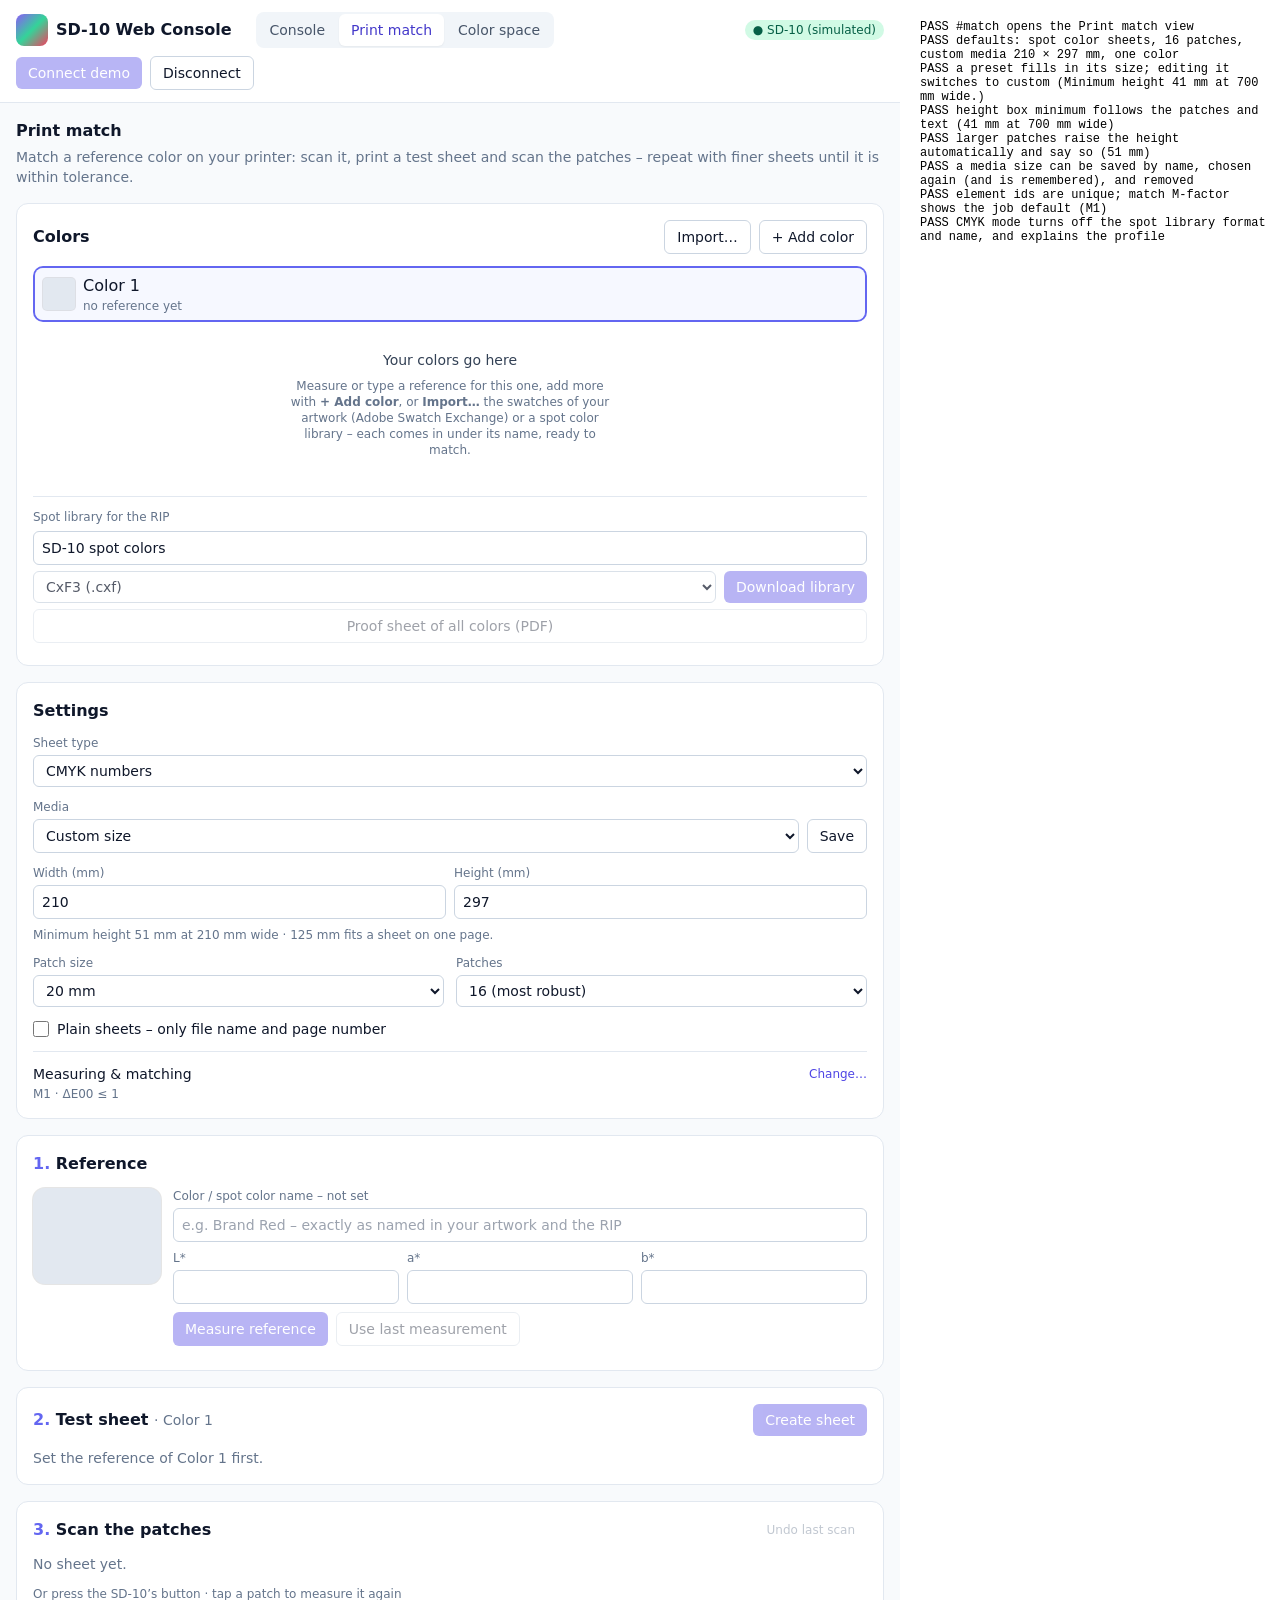
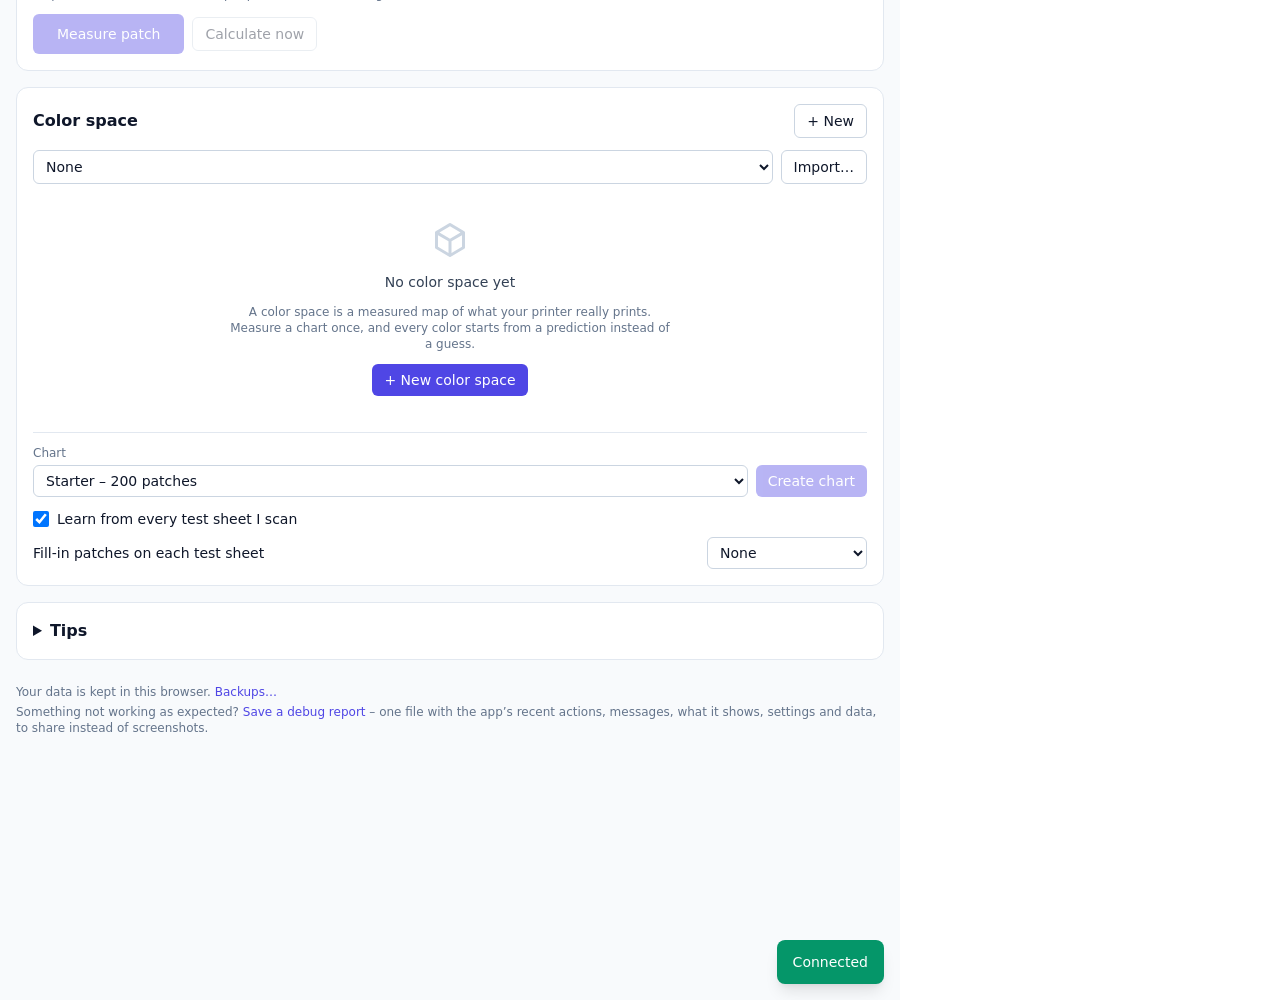
<file: test/match-smoke.html>
<!doctype html>
<html lang="en">
<head>
  <meta charset="utf-8">
  <title>SD-10 print match smoke test</title>
  <style>
    body { margin: 0; font: 12px ui-monospace, monospace; display: flex; gap: 12px; align-items: flex-start; }
    iframe { border: 0; width: 900px; height: 2600px; flex: none; }
    #out { white-space: pre-wrap; padding: 8px; max-width: 600px; }
  </style>
</head>
<body>
  <iframe id="app" src="../index.html?demo#match"></iframe>
  <pre id="out">running…</pre>
  <script type="module">
    import { printSpectrum } from '../js/printer-sim.js';
    import { spectrumToLab } from '../js/color.js';
    const out = document.getElementById('out');
    const lines = [];
    const log = (ok, msg) => { lines.push(`${ok ? 'PASS' : 'FAIL'} ${msg}`); out.textContent = lines.join('\n'); };
    const sleep = (ms) => new Promise((r) => setTimeout(r, ms));
    async function until(fn, ms = 30000) { const t = Date.now(); while (Date.now() - t < ms) { if (fn()) return true; await sleep(50); } return false; }
    const frame = document.getElementById('app');
    // the app's own storage (large values live in IndexedDB), which the demo page exposes once it has started
    async function appStorage(win) {
      await until(() => win.document.documentElement.dataset.ready === '1' && win.sd10Storage);
      return win.sd10Storage;
    }

    frame.onload = async () => {
      if (frame.dataset.started) return; // restoring a backup reloads the app
      frame.dataset.started = '1';
      const w = frame.contentWindow, d = frame.contentDocument, $ = (id) => d.getElementById(id);
      await until(() => d.documentElement.dataset.ready === '1');
      const store = await appStorage(w);
      const errors = [];
      w.addEventListener('error', (e) => errors.push(e.message));
      w.addEventListener('unhandledrejection', (e) => errors.push(String(e.reason)));
      try { w.localStorage.clear(); } catch {}
      w.confirm = () => true;
      const files = [];
      w.HTMLAnchorElement.prototype.click = function () { files.push({ name: this.download, href: this.href }); };
      const downloads = () => files.filter((f) => f.name?.endsWith('.pdf')).length;
      const readFile = async (f) => (await fetch(f.href)).text();
      const state_busy = () => /…$/.test($('btnMatchMeasure').textContent);
      const setSel = (id, v) => { $(id).value = v; $(id).dispatchEvent(new Event('change')); };

      log(!$('viewMatch').classList.contains('hidden') && $('viewConsole').classList.contains('hidden'), '#match opens the Print match view');
      log($('mMode').value === 'spot' && $('mDesign').value === 'full' && $('mPaper').value === 'custom' && $('mMediaW').value === '210' && $('mMediaH').value === '297' && d.querySelectorAll('#mColorList li[data-color]').length === 1,
        'defaults: spot color sheets, 16 patches, custom media 210 × 297 mm, one color');
      setSel('mPaper', 'letter');
      const letterOk = $('mMediaW').value === '215.9' && $('mMediaH').value === '279.4';
      $('mMediaW').value = '700'; $('mMediaW').dispatchEvent(new Event('input'));
      const switched = $('mPaper').value === 'custom';
      $('mMediaW').dispatchEvent(new Event('change'));
      log(letterOk && switched && /at 700 mm wide/.test($('mCustomHint').textContent), `a preset fills in its size; editing it switches to custom (${$('mCustomHint').textContent})`);
      // the height box cannot go below one row of patches plus the sheet's text
      $('mMediaH').value = '10'; $('mMediaH').dispatchEvent(new Event('change'));
      const minH = +$('mMediaH').min;
      log(minH > 20 && +$('mMediaH').value === minH && /Height raised to/.test($('toast').textContent) && /Minimum height \d+ mm/.test($('mCustomHint').textContent),
        `height box minimum follows the patches and text (${minH} mm at 700 mm wide)`);
      setSel('mPatchMm', '30');
      log(+$('mMediaH').value > minH && /Height raised to \d+ mm \(was \d+ mm\)/.test($('toast').textContent), `larger patches raise the height automatically and say so (${$('mMediaH').value} mm)`);
      setSel('mPatchMm', '20');
      // save a size under a name, pick it again from the list, remove it
      $('mMediaW').value = '700'; $('mMediaW').dispatchEvent(new Event('change'));
      $('mMediaH').value = '80'; $('mMediaH').dispatchEvent(new Event('change'));
      w.prompt = () => 'Vinyl strip';
      $('btnMediaSave').click();
      const savedOk = $('mPaper').value === 'size:Vinyl strip' && /Vinyl strip \(700 × 80 mm\)/.test($('mPaper').textContent) &&
        JSON.parse(w.localStorage.getItem('sd10.mediaSizes'))[0].h === 80 && !$('btnMediaRemove').classList.contains('hidden');
      setSel('mPaper', 'a4');
      setSel('mPaper', 'size:Vinyl strip');
      const reselect = $('mMediaW').value === '700' && $('mMediaH').value === '80' && store.loadJson('sd10.match').media === 'size:Vinyl strip';
      $('btnMediaRemove').click();
      log(savedOk && reselect && $('mPaper').value === 'custom' && !/Vinyl strip/.test($('mPaper').textContent), 'a media size can be saved by name, chosen again (and is remembered), and removed');
      $('mMediaW').value = '210'; $('mMediaW').dispatchEvent(new Event('change'));
      $('mMediaH').value = '297'; $('mMediaH').dispatchEvent(new Event('change'));
      const ids = [...d.querySelectorAll('[id]')].map((e) => e.id);
      log(ids.length === new Set(ids).size && $('matchMf').value === '1', 'element ids are unique; match M-factor shows the job default (M1)');
      setSel('mMode', 'cmyk');
      log($('mRipFormat').disabled && $('mLibName').disabled && /CMYK profile/.test($('mModeHelp').textContent), 'CMYK mode turns off the spot library format and name, and explains the profile');
      $('btnConnect').click();
      await until(() => /simulated/.test($('connPill').textContent) && !$('btnMatchTarget').disabled);
      $('demoShutter').click(); await sleep(200);
      $('btnMatchTarget').click();   // shutter closed -> calibrates
      await until(() => /Calibrated/.test($('statusChips').textContent) && !$('btnMatchTarget').disabled);
      $('demoShutter').click(); await sleep(200);

      // Reference: a color the simulated printer can reach (typed in, like a user entering Lab values)
      const target = spectrumToLab(printSpectrum([18, 62, 74, 6]), 0, 2);
      [['mL', 0], ['mA', 1], ['mB', 2]].forEach(([id, i]) => { $(id).value = target[i].toFixed(2); });
      $('mB').dispatchEvent(new Event('change'));
      log(!$('btnMatchSheet').disabled && /#/.test($('mStatusTarget').textContent), `reference set (L*a*b* ${target.map((v) => v.toFixed(1)).join(', ')})`);

      $('btnMatchSheet').click();
      log(await until(() => d.querySelectorAll('#mPatchGrid [data-patch]').length === 16), 'round 1 sheet with 16 patches created (CMYK)');
      $('btnMatchPdf').click();
      log(downloads() === 1, 'PDF download triggered');

      async function scanAll(round) {
        for (let i = 0; i < 16; i++) {
          await until(() => !$('btnMatchMeasure').disabled);
          $('btnMatchMeasure').click();
          await until(() => $('mProgress').textContent.startsWith(`${i + 1} /`) || !$('mResultCard').classList.contains('hidden'));
        }
        return until(() => !$('mResultCard').classList.contains('hidden') && /(predicted|printed) ΔE00/.test($('mResult').textContent));
      }
      log(await scanAll(1), 'round 1 scanned -> result shown');
      const r1 = $('mResult').textContent.replace(/\s+/g, ' ');
      const centre1 = parseFloat(r1.match(/Centre patch\s*ΔE00 ([\d.]+)/)?.[1]);
      log(Number.isFinite(centre1), `round 1 centre patch (profile guess) ΔE00 ${centre1}`);

      $('btnMatchRefine').click();
      log(await until(() => /sheet 2/.test($('mRoundLabel').textContent) && $('mProgress').textContent.startsWith('0 /')), 'refinement sheet (round 2) created');
      log(await scanAll(2), 'round 2 scanned -> result shown');
      const r2 = $('mResult').textContent.replace(/\s+/g, ' ');
      const centre2 = parseFloat(r2.match(/Centre patch\s*ΔE00 ([\d.]+)/)?.[1]);
      log(centre2 < centre1, `round 2 centre patch (round-1 answer) ΔE00 ${centre2} – improved`);
      log(/rough estimate/.test(r1) || /EXPECTED MATCH/.test(r1), 'round 1 flags an extrapolated answer as a rough estimate');
      // refine until the previous round's values print within tolerance (the simulated printer's first guess is
      // ~22 ΔE00 off, and each round's move is capped, so this takes 3–4 rounds)
      let round = 2, rN = r2, centreN = centre2;
      while (!/Done\./.test(rN) && round < 5) {
        round++;
        $('btnMatchRefine').click();
        await until(() => new RegExp(`sheet ${round}`).test($('mRoundLabel').textContent) && $('mProgress').textContent.startsWith('0 /'));
        await scanAll(round);
        rN = $('mResult').textContent.replace(/\s+/g, ' ');
        centreN = parseFloat(rN.match(/Centre patch\s*ΔE00 ([\d.]+)/)?.[1]);
      }
      log(round <= 4 && centreN <= 1, `round ${round} centre patch (round-${round - 1} answer) ΔE00 ${centreN} – within tolerance 1 by round 4`);
      log(/Done\./.test(rN), 'shows "Done" once the previous values print within tolerance');
      log(d.querySelectorAll('#mResult tbody tr').length === round, `round history lists ${round} rounds`);

      // device button measures a patch in this view
      $('btnMatchRefine').click();
      await until(() => new RegExp(`sheet ${round + 1}`).test($('mRoundLabel').textContent));
      w.document.querySelector('[data-view=match]').click();
      $('demoButton').click();
      log(await until(() => $('mProgress').textContent.startsWith('1 /')), 'SD-10 button measures the next patch');

      // ---- several colors in progress at once: each has its own sheet; scanning only affects the selected color
      await until(() => !state_busy());
      setSel('mMode', 'lab'); setSel('mDesign', 'compact'); setSel('mPaper', 'custom'); setSel('mPatchMm', '15');
      $('mMediaW').value = '150'; $('mMediaW').dispatchEvent(new Event('change'));
      $('mMediaH').value = '200'; $('mMediaH').dispatchEvent(new Event('change'));
      const label = () => $('mRoundLabel').textContent;
      await until(() => !$('btnMatchSheet').disabled);
      $('btnMatchSheet').click(); // color 1 (selected)
      await until(() => d.querySelectorAll('#mPatchGrid [data-patch]').length === 8 && /Color 1 – sheet 1/.test(label()));
      for (let i = 0; i < 3; i++) {
        await until(() => !$('btnMatchMeasure').disabled);
        $('btnMatchMeasure').click();
        await until(() => $('mProgress').textContent.startsWith(`${i + 1} /`));
      }
      $('btnColorAdd').click();
      $('mSpotName').value = 'Second'; $('mSpotName').dispatchEvent(new Event('change'));
      const t2 = spectrumToLab(printSpectrum([60, 10, 20, 0]), 0, 2);
      [['mL', 0], ['mA', 1], ['mB', 2]].forEach(([id, i]) => { $(id).value = t2[i].toFixed(2); });
      $('mB').dispatchEvent(new Event('change'));
      log(d.querySelectorAll('#mColorList li[data-color]').length === 2 && /No sheet yet/.test($('mPatchGrid').textContent) && /for Second/.test($('mSheetInfo').textContent) && $('mResultCard').classList.contains('hidden'),
        'a new color starts with its own empty sheet, scan and result');
      await until(() => !$('btnMatchSheet').disabled);
      $('btnMatchSheet').click();
      await until(() => d.querySelectorAll('#mPatchGrid [data-patch]').length === 8 && /Second – sheet 1/.test(label()));
      const nFiles = files.length;
      $('btnMatchPdf').click();
      const colorPdfs = files.slice(nFiles).filter((f) => f.name.endsWith('.pdf'));
      const pdf1 = colorPdfs[0] ? await readFile(colorPdfs[0]) : '';
      log(colorPdfs.length === 1 && colorPdfs[0].name === 'Second - sheet 1.pdf' && /MediaBox \[0 0 425\.20 566\.93\]/.test(pdf1), `the PDF is the selected color's sheet (${colorPdfs.map((f) => f.name).join(', ')}, 150 × 200 mm)`);
      for (let i = 0; i < 8; i++) {
        await until(() => !$('btnMatchMeasure').disabled);
        $('btnMatchMeasure').click();
        await until(() => $('mProgress').textContent.startsWith(`${i + 1} /`));
      }
      await until(() => !$('mResultCard').classList.contains('hidden'));
      const firstRow = d.querySelectorAll('#mColorList li[data-color]')[0].textContent;
      log(/Second/.test($('mResult').textContent) && d.querySelectorAll('#mResult [data-res]').length === 1 && /3\/8 scanned/.test(firstRow),
        `scanning Second left Color 1 where it was (${firstRow.replace(/\s+/g, ' ').trim()})`);
      d.querySelectorAll('#mColorList [data-color-act=select]')[0].click();
      log($('mProgress').textContent.startsWith('3 / 8') && /#4/.test($('btnMatchMeasure').textContent) && /Color 1 – sheet 1/.test(label()) && $('mResultCard').classList.contains('hidden'),
        `selecting Color 1 brings back its sheet and scan position (${$('btnMatchMeasure').textContent})`);
      d.querySelectorAll('#mColorList [data-color-act=select]')[1].click();
      d.querySelector('#mResult [data-res-act=accept]').click();
      log($('btnMatchRefine').disabled && /accepted/.test($('mColorList').textContent), 'an accepted color gets no further sheets');
      d.querySelectorAll('#mColorList [data-color-act=remove]')[1].click();
      setSel('mDesign', 'full'); setSel('mPaper', 'a4'); setSel('mPatchMm', '20');

      // ---- spot color sheet, 3 readings per patch, VersaWorks libraries
      await until(() => !state_busy());
      setSel('mMode', 'spot');
      // measured reference (the simulator's sample): its spectrum enables the metamerism check
      $('btnMatchTarget').click();
      await until(() => /Reference color measured/.test($('toast').textContent) && !state_busy());
      setSel('mReads', '3');
      log($('mRipFormat').value === 'cxf' && /CxF3 format/.test($('btnMatchRipSheet').title), 'CxF3 is the default spot library format');
      setSel('mRipFormat', 'versaworks');
      $('mSpotName').value = 'Brand Red'; $('mSpotName').dispatchEvent(new Event('change'));
      await until(() => !$('btnMatchSheet').disabled);
      $('btnMatchSheet').click();
      await until(() => d.querySelectorAll('#mPatchGrid [data-patch]').length === 16 && /sheet 1/.test($('mRoundLabel').textContent));
      log(/SD10-[A-Z2-9]{4}-R1-01/.test($('mSheetInfo').textContent) && !$('btnMatchRipSheet').classList.contains('hidden'), 'spot sheet: patches get unique spot names, VersaWorks library offered');
      $('btnMatchPdf').click();
      $('btnMatchRipSheet').click();
      const lib = files.find((f) => f.name.endsWith('.spot'));
      const libText = lib ? await readFile(lib) : '';
      const libNames = [...libText.matchAll(/<Lab16SpotColor name="(SD10-[^"]+)"/g)].map((m) => m[1]);
      log(files.filter((f) => f.name.endsWith('.pdf')).pop()?.name === 'Brand Red - sheet 1.pdf' && libNames.length === 16 && libText.startsWith('<?xml version="1.0" encoding="UTF-8"?>\n<SpotColorLibraryList strVersion="4.3.0.0">'), `sheet .spot library has the 16 patch colors (${lib?.name})`);
      // "Plain sheets": the PDF keeps only the patch labels and a footer with the file name and page number
      {
        const pdfStrings = async (file) => [...new TextDecoder('latin1').decode(new Uint8Array(await (await fetch(file.href)).arrayBuffer())).matchAll(/Td \(([^)]*)\) Tj/g)].map((m) => m[1]);
        const before = await pdfStrings(files.filter((f) => f.name.endsWith('.pdf')).pop());
        $('mPlainSheets').checked = true; $('mPlainSheets').dispatchEvent(new Event('change'));
        await until(() => store.loadJson('sd10.match').plainSheets === true);
        $('btnMatchPdf').click();
        const after = await pdfStrings(files.filter((f) => f.name.endsWith('.pdf')).pop());
        const isPatchText = (s) => /^#\d+|^L-?[\d.]+ a|^SD10-/.test(s);
        const other = after.filter((s) => !isPatchText(s));
        log(before.some((s) => s === 'SD-10 print match') && other.length === 1 && other[0] === 'Brand Red - sheet 1 - page 1 of 1' &&
          after.filter(isPatchText).length === before.filter(isPatchText).length,
          `plain sheet PDF: title and notes gone, patch labels kept, footer "${other.join(' | ')}"`);
        $('mPlainSheets').checked = false; $('mPlainSheets').dispatchEvent(new Event('change'));
      }
      for (let i = 0; i < 2; i++) { await until(() => !$('btnMatchMeasure').disabled); $('btnMatchMeasure').click(); await until(() => d.querySelector('[data-patch="0"]').textContent.includes(`${i + 1}/3`)); }
      log($('mProgress').textContent.startsWith('0 /') && /reading 3\/3/.test($('btnMatchMeasure').textContent), 'patch stays open until its 3rd reading');
      for (let n = 0; n < 5 * 3 - 2; n++) { await until(() => !$('btnMatchMeasure').disabled); $('btnMatchMeasure').click(); await until(() => $('btnMatchMeasure').disabled === false && !w.document.querySelector('#btnMatchMeasure').textContent.endsWith('…'), 5000); await sleep(30); }
      await until(() => $('mProgress').textContent.startsWith('5 /'));
      log($('mProgress').textContent.startsWith('5 /'), `15 readings -> 5 patches averaged (${$('mProgress').textContent})`);
      $('btnMatchAnalyse').click();
      await until(() => !$('mResultCard').classList.contains('hidden'));
      log(/named color Brand Red/.test($('mResult').textContent), 'spot result names the color');
      const drifts = /the match changes under other lights/.test($('mResult').textContent);
      log(/Metamerism check \((best |sheet centre |)patch #\d+|Metamerism check \(sheet centre #\d+/.test($('mResult').textContent) && /Tri-band shop light/.test($('mResult').textContent) &&
        (drifts && !/still far from the reference/.test($('mResult').textContent)) === /varies by light/.test($('mColorList').textContent),
        `metamerism check compares the patch in use with the measured reference under other lights; the color list tags a drifting match (${($('mResult').textContent.match(/Metamerism check.{0,120}/) || [''])[0]})`);
      setSel('matchFormula', 'cmc21');
      log(/(predicted|printed) ΔE CMC 2:1/.test($('mResult').textContent) && /Centre patch\s*ΔE CMC 2:1/.test($('mResult').textContent), 'switching to ΔE CMC 2:1 re-judges the result');
      setSel('matchFormula', 'de00');
      // the Colors card is the spot library: every color under its name with its recommended L*a*b* (its result; its
      // reference until it has one), downloaded as one file
      const job = () => store.loadJson('sd10.match');
      // (the values to use now: a patch that printed within tolerance – the sheet's centre unless another printed clearly
      // closer – else the best measured patch while the result is only a rough estimate beyond the sheet, else the result)
      const useNowX = (c, r) => {
        const res = r.result, tol = job().tol;
        const rr = c.rounds.find((x) => x.round === (res.bestEver?.round ?? r.round));
        const best = rr?.patches.find((q) => q.n === (res.bestEver?.n ?? res.best.n)), bestDE = res.bestEver?.dE ?? res.best.dE;
        const centreOk = res.centreDE != null && res.centreDE <= tol;
        if (centreOk && !(best && res.centreDE - bestDE > Math.max(0.3, res.repeatability ?? 0))) return r.centre;
        if (best && (bestDE <= tol || res.extrapolated)) return best.x;
        return res.x;
      };
      const outputs = () => Object.fromEntries(job().colors.filter((c) => c.target).map((c) => {
        const r = [...c.rounds].reverse().find((x) => x.result);
        return [c.name, (r ? useNowX(c, r) : c.target).map((v) => v.toFixed(2)).join()];
      }));
      const redItem = [...d.querySelectorAll('#mColorList [data-color]')].find((li) => /Brand Red/.test(li.textContent));
      log(/→ .*(result|printed|confirmed) [\d.]+/.test(redItem?.textContent ?? ''), `each color shows the L*a*b* recommended for the RIP (${redItem?.textContent.replace(/\s+/g, ' ').trim().slice(0, 90)})`);
      $('btnLibDownload').click();
      const libFile = files.find((f) => f.name === 'SD-10 spot colors.spot');
      const libSpot = libFile ? await readFile(libFile) : '';
      const spotEntries = Object.fromEntries([...libSpot.matchAll(/<Lab16SpotColor name="([^"]+)" flags="0" redirectLibraryName="" redirectColorName=""><L VALUE="([-\d.]+)"\/><a VALUE="([-\d.]+)"\/><b VALUE="([-\d.]+)"\/>/g)].map((m) => [m[1], [m[2], m[3], m[4]].map(Number).map((v) => v.toFixed(2)).join()]));
      log(JSON.stringify(spotEntries) === JSON.stringify(outputs()) && /LabSpotColorLibrary name="SD-10 spot colors"/.test(libSpot),
        `one VersaWorks .spot file holds every color with its recommended values (${Object.keys(spotEntries).join(', ')})`);
      $('mLibName').value = 'House colors'; $('mLibName').dispatchEvent(new Event('change'));
      setSel('mRipFormat', 'cxf');
      $('btnLibDownload').click();
      const cxfFile = files.find((f) => f.name === 'House colors.cxf');
      const cxfText = cxfFile ? await readFile(cxfFile) : '';
      log(/<cc:Object ObjectType="Standard" Name="Brand Red" Id="EXC_\d+">/.test(cxfText), 'CxF3 library file named after the library');

      // colors from a library file: new names added with the file's L*a*b* as their reference, names already there kept
      const imp = '<?xml version="1.0" encoding="UTF-8"?>\n<SpotColorLibraryList strVersion="4.3.0.0"><LabSpotColorLibrary name="RIP"><m_eMakerType>0</m_eMakerType><m_bUseLibrary>false</m_bUseLibrary>' +
        '<Lab16SpotColor name="Brand Red" flags="0" redirectLibraryName="" redirectColorName=""><L VALUE="20.00"/><a VALUE="5.00"/><b VALUE="-40.00"/></Lab16SpotColor>' +
        '<Lab16SpotColor name="Rounding" flags="0" redirectLibraryName="" redirectColorName=""><L VALUE="50.20"/><a VALUE="10.50"/><b VALUE="-10.50"/></Lab16SpotColor></LabSpotColorLibrary></SpotColorLibraryList>\n';
      const redBefore = job().colors.find((c) => c.name === 'Brand Red').target.join();
      const dt = new w.DataTransfer();
      dt.items.add(new w.File([imp], 'rip-export.spot', { type: 'application/xml' }));
      $('colorsFile').files = dt.files;
      $('colorsFile').dispatchEvent(new w.Event('change'));
      await until(() => job().colors.some((c) => c.name === 'Rounding'));
      log(job().colors.find((c) => c.name === 'Rounding')?.target.join() === '50.2,10.5,-10.5' && job().colors.find((c) => c.name === 'Brand Red').target.join() === redBefore && /1 already in the list/.test($('toast').textContent),
        `a library file adds its new colors and keeps the ones already there (${$('toast').textContent.slice(0, 70)})`);
      // a color without a result yet goes into the file with its reference; Adobe Color Book shows its 8-bit rounding
      setSel('mRipFormat', 'acb');
      await until(() => !/working out/.test($('mLibNote').textContent));
      log(/Adobe Color Book stores L\* in steps of 0\.4/.test($('mLibNote').textContent) && /go in with their reference/.test($('mLibNote').textContent),
        `Adobe Color Book: the export row shows the rounding and the colors without a recommendation (${$('mLibNote').textContent.slice(0, 80)})`);
      $('btnLibDownload').click();
      const acbFile = files.find((f) => f.name === 'House colors.acb');
      const acbBytes = acbFile ? new Uint8Array(await (await fetch(acbFile.href)).arrayBuffer()) : new Uint8Array();
      log(String.fromCharCode(...acbBytes.slice(0, 4)) === '8BCB' && String.fromCharCode(...acbBytes.slice(-8)) === 'spflspot', `.acb library downloaded (${acbBytes.length} bytes)`);
      setSel('mRipFormat', 'cxf');
      // drag & drop a CxF in Digital Factory's form (BOM, cc: prefix, CRLF) onto the page; the page highlights while dragging
      const dfCxf = '﻿<?xml version="1.0" encoding="UTF-8"?>\r\n<cc:CxF xmlns:cc="http://colorexchangeformat.com/CxF3-core">\r\n  <cc:Resources>\r\n    <cc:ObjectCollection>\r\n' +
        '      <cc:Object ObjectType="Standard" Name="Dropped" Id="EXC_1">\r\n        <cc:ColorValues>\r\n          <cc:ColorCIELab ColorSpecification="CS0">\r\n' +
        '            <cc:L>42</cc:L>\r\n            <cc:A>0</cc:A>\r\n            <cc:B>69</cc:B>\r\n          </cc:ColorCIELab>\r\n        </cc:ColorValues>\r\n      </cc:Object>\r\n' +
        '    </cc:ObjectCollection>\r\n    <cc:ColorSpecificationCollection>\r\n      <cc:ColorSpecification Id="CS0">\r\n        <cc:TristimulusSpec>\r\n' +
        '          <cc:Illuminant>D50</cc:Illuminant>\r\n          <cc:Observer>2_Degree</cc:Observer>\r\n        </cc:TristimulusSpec>\r\n      </cc:ColorSpecification>\r\n' +
        '    </cc:ColorSpecificationCollection>\r\n  </cc:Resources>\r\n</cc:CxF>';
      const ddt = new w.DataTransfer();
      ddt.items.add(new w.File([dfCxf], 'Digital Factory.cxf', { type: 'application/xml' }));
      const dropOn = $('mResult');
      dropOn.dispatchEvent(new w.DragEvent('dragenter', { bubbles: true, dataTransfer: ddt }));
      const lit = $('viewMatch').classList.contains('outline-dashed');
      const over = new w.DragEvent('dragover', { bubbles: true, cancelable: true, dataTransfer: ddt });
      dropOn.dispatchEvent(over);
      dropOn.dispatchEvent(new w.DragEvent('drop', { bubbles: true, cancelable: true, dataTransfer: ddt }));
      await until(() => job().colors.some((c) => c.name === 'Dropped'));
      log(lit && over.defaultPrevented && !$('viewMatch').classList.contains('outline-dashed') && job().colors.find((c) => c.name === 'Dropped')?.target.join() === '42,0,69', 'a CxF file dropped on the page adds its colors (Digital Factory form)');
      // the imported colors go again, and Brand Red is selected for what follows
      w.confirm = () => true;
      for (const name of ['Rounding', 'Dropped']) {
        const li = [...d.querySelectorAll('#mColorList [data-color]')].find((x) => x.textContent.includes(name));
        li?.querySelector('[data-color-act=remove]')?.click();
      }
      [...d.querySelectorAll('#mColorList [data-color]')].find((x) => /Brand Red/.test(x.textContent))?.querySelector('[data-color-act=select]').click();
      log(job().colors.every((c) => !['Rounding', 'Dropped'].includes(c.name)) && $('mSpotName').value === 'Brand Red', 'imported colors can be removed again');

      // an output set by hand: paper white in CMYK – into Edge Print libraries and onto the proof sheet; formats that hold
      // L*a*b* only leave it out (and say so); "Use the recommendation again" clears it
      const brandRed = () => job().colors.find((c) => c.name === 'Brand Red');
      $('btnFixedSet').click();
      d.querySelector('[data-fixed-preset=paper]').click();
      $('btnFixedSave').click();
      log(brandRed().fixed?.space === 'cmyk' && brandRed().fixed.v.join() === '0,0,0,0' && /C0\.0 M0\.0 Y0\.0 K0\.0.*set by hand/.test($('mFixedText').textContent) &&
        /set by hand/.test([...d.querySelectorAll('#mColorList [data-color]')].find((li) => /Brand Red/.test(li.textContent))?.textContent ?? ''),
        'an output can be set by hand (paper white, CMYK 0 0 0 0) – the Reference card and the color list show it');
      setSel('mRipFormat', 'epcc');
      $('btnLibDownload').click();
      const epccFile = files.find((f) => f.name === 'House colors.epcc');
      const epccText = epccFile ? new TextDecoder('utf-16le').decode(new Uint8Array(await (await fetch(epccFile.href)).arrayBuffer()).subarray(2)) : '';
      log(/\r\n0,9,Brand Red,1,4,0;0;0;0\r\n/.test(epccText), 'an Edge Print library takes the CMYK set by hand');
      // VersaWorks: colors set by hand as ink amounts go into a second file (CMYK, or CMYK + Orange + Green)
      setSel('mRipFormat', 'versaworks');
      const before = files.length;
      $('btnLibDownload').click();
      const vwInk = files.slice(before).find((f) => f.name === 'House colors - ink values.spot');
      const vwInkText = vwInk ? await readFile(vwInk) : '', vwMain = files.slice(before).find((f) => f.name === 'House colors.spot');
      log(/1 set by hand as ink amounts goes into a second file/.test($('mLibNote').textContent) && /<CMYK16SpotColor name="Brand Red" [^>]*><C VALUE="0\.00"\/><M VALUE="0\.00"\/>/.test(vwInkText) &&
        !(vwMain ? await readFile(vwMain) : '').includes('Brand Red'), `VersaWorks: a color set by hand in CMYK goes into a second file (${$('mLibNote').textContent.slice(0, 70)})`);
      $('btnFixedSet').click();
      d.querySelector('input[name=fixedSpace][value=cmykog]').click();
      [['fixC', 0], ['fixM', 60], ['fixY', 100], ['fixK', 0], ['fixO', 40], ['fixG', 0]].forEach(([id, v]) => { $(id).value = String(v); });
      $('btnFixedSave').click();
      const before2 = files.length;
      $('btnLibDownload').click();
      const ogFile = files.slice(before2).find((f) => f.name === 'House colors - ink values.spot');
      const ogText = ogFile ? await readFile(ogFile) : '';
      log(brandRed().fixed?.space === 'cmykog' && /<CMYKExtSpotColor colorSpaceKey="0" name="Brand Red"[^>]*><value>0\.00<\/value><value>60\.00<\/value><value>100\.00<\/value><value>0\.00<\/value><value>40\.00<\/value><value>0\.00<\/value>/.test(ogText) &&
        /C0\.0 M60\.0 Y100\.0 K0\.0 Or40\.0 Gr0\.0/.test($('mFixedText').textContent), 'CMYK + Orange + Green set by hand: the second VersaWorks file is a CMYK + Orange + Green library');
      setSel('mRipFormat', 'cxf');
      log(/stays out of CxF3 libraries/.test($('mLibNote').textContent), `a format that cannot hold ink amounts leaves the color out and says so (${$('mLibNote').textContent.slice(0, 70)})`);
      $('btnLibProof').click();
      const proofFile = files.find((f) => f.name === 'House colors - proof.pdf');
      const proofText = proofFile ? await readFile(proofFile) : '';
      log(proofText.includes('/Separation /Brand#20Red /DeviceCMYK') && /^%PDF-1\.4/.test(proofText), 'the proof sheet holds every color as a named spot color – the one set by hand in CMYK');
      $('btnFixedSet').click();
      $('btnFixedClear').click();
      log(!brandRed().fixed && /the recommendation/.test($('mFixedText').textContent), '"Use the recommendation again" clears the output set by hand');
      // a color can be left out of the spot library and the proof sheet (the box in its row), and taken back in
      $('btnColorAdd').click();
      $('mSpotName').value = 'Kept Green'; $('mSpotName').dispatchEvent(new Event('change'));
      [['mL', 50], ['mA', -40], ['mB', 20]].forEach(([id, v]) => { $(id).value = String(v); });
      $('mB').dispatchEvent(new Event('change'));
      const row = (name) => [...d.querySelectorAll('#mColorList [data-color]')].find((li) => li.textContent.includes(name));
      row('Brand Red').querySelector('[data-color-act=library]').click();
      setSel('mRipFormat', 'cxf');
      log(brandRed().noLibrary === true && /left out of the spot library/.test(row('Brand Red').textContent) && /1 left out/.test($('mLibNote').textContent),
        `a color can be left out of the library (${$('mLibNote').textContent.slice(0, 60)})`);
      const filesBefore = files.length;
      $('btnLibDownload').click();
      $('btnLibProof').click();
      const cxfOut = files.slice(filesBefore).find((f) => f.name === 'House colors.cxf'), proofOut = files.slice(filesBefore).find((f) => f.name === 'House colors - proof.pdf');
      const keptCxf = cxfOut ? await readFile(cxfOut) : '', keptProof = proofOut ? await readFile(proofOut) : '';
      log(/Name="Kept Green"/.test(keptCxf) && !/Name="Brand Red"/.test(keptCxf) && keptProof.includes('/Kept#20Green') && !keptProof.includes('/Brand#20Red'),
        'a color left out is in neither the library file nor the proof sheet');
      row('Brand Red').querySelector('[data-color-act=library]').click();
      log(!brandRed().noLibrary && $('mSpotName').value === 'Kept Green', 'ticking it again takes it back in (the box does not change the selected color)');
      w.confirm = () => true;
      row('Kept Green').querySelector('[data-color-act=remove]').click();
      row('Brand Red').querySelector('[data-color-act=select]').click();
      setSel('mRipFormat', 'cxf');

      // ---- RGB / raster sheet
      setSel('mMode', 'rgb');
      await until(() => !$('btnMatchSheet').disabled);
      $('btnMatchSheet').click();
      await until(() => d.querySelectorAll('#mPatchGrid [data-patch]').length === 16 && /sheet 1/.test($('mRoundLabel').textContent));
      log($('btnMatchPdf').textContent === 'Download PNG' && /R \d+\s+G \d+\s+B \d+/.test($('mSheetInfo').textContent), 'RGB sheet offers a PNG and shows integer RGB values');
      $('btnMatchPdf').click();
      const pngFile = await until(() => files.some((f) => f.name.endsWith('.png'))) && files.find((f) => f.name.endsWith('.png'));
      const pngBytes = pngFile ? new Uint8Array(await (await fetch(pngFile.href)).arrayBuffer()) : new Uint8Array();
      log(pngBytes[1] === 0x50 && pngBytes.length > 100000, `PNG sheet downloaded (${pngFile?.name}, ${pngBytes.length} bytes)`);
      setSel('mReads', '1');

      // ---- printer profile: gamut check
      const iccBuf = await (await fetch('../icc/USWebCoatedSWOP.icc')).arrayBuffer();
      const dt2 = new w.DataTransfer();
      dt2.items.add(new w.File([iccBuf], 'press.icc', { type: 'application/vnd.iccprofile' }));
      $('printerIccFile').files = dt2.files;
      $('printerIccFile').dispatchEvent(new w.Event('change'));
      await until(() => $('mPrinterProfile').value !== '');
      [['mL', 50], ['mA', 90], ['mB', -100]].forEach(([id, v]) => { $(id).value = String(v); });
      $('mB').dispatchEvent(new Event('change'));
      await until(() => /Outside the printer gamut/.test($('mGamut').textContent));
      log(/Outside the printer gamut/.test($('mGamut').textContent) && /out of gamut/.test($('mColorList').textContent), `printer profile flags an unprintable reference (${$('mGamut').textContent.slice(0, 90)}…)`);
      [['mL', 60], ['mA', 10], ['mB', 20]].forEach(([id, v]) => { $(id).value = String(v); });
      $('mB').dispatchEvent(new Event('change'));
      await until(() => /Inside the printer gamut/.test($('mGamut').textContent));
      log(/Inside the printer gamut/.test($('mGamut').textContent), 'a printable reference is reported inside the gamut');

      // colors to match from an Adobe Swatch Exchange file: one color per L*a*b* swatch, names as in the artwork
      {
        const be = (n, v) => { const out = []; for (let i = n - 1; i >= 0; i--) out.push((v >>> (8 * i)) & 255); return out; };
        const f32 = (v) => { const dv = new DataView(new ArrayBuffer(4)); dv.setFloat32(0, v); return [...new Uint8Array(dv.buffer)]; };
        const swatch = (t, lab) => {
          const z = t + '\0';
          const body = [...be(2, z.length), ...[...z].flatMap((ch) => be(2, ch.charCodeAt(0))), ...[...'LAB '].map((c) => c.charCodeAt(0)), ...lab.flatMap(f32), ...be(2, 1)];
          return [...be(2, 1), ...be(4, body.length), ...body];
        };
        const bytes = [...[...'ASEF'].map((c) => c.charCodeAt(0)), ...be(2, 1), ...be(2, 0), ...be(4, 2),
          ...swatch('Swatch Teal', [0.456, -41, -16]), ...swatch('Swatch Gold', [0.7638, 20.16, 75.13])];
        const job = () => store.loadJson('sd10.match');
        const before = job().colors.length;
        const adt = new w.DataTransfer();
        adt.items.add(new w.File([new Uint8Array(bytes)], 'artwork.ase', { type: 'application/octet-stream' }));
        $('colorsFile').files = adt.files;
        $('colorsFile').dispatchEvent(new w.Event('change'));
        await until(() => job().colors.length === before + 2);
        const teal = job().colors.find((c) => c.name === 'Swatch Teal');
        log(teal?.target.join() === '45.6,-41,-16' && job().colors.some((c) => c.name === 'Swatch Gold') && /Swatch Teal/.test($('mColorList').textContent) && /2 colors added/.test($('toast').textContent),
          `colors to match import from an Adobe Swatch Exchange file (${$('toast').textContent.slice(0, 60)})`);
      }

      // switching views keeps the connection
      d.querySelector('[data-view=console]').click();
      log(!$('viewConsole').classList.contains('hidden') && /simulated/.test($('connPill').textContent), 'switch to Console keeps the device connected');
      // debug report: one file with the journal, the screen, stored data, device and browser
      d.querySelector('[data-view=match]').click();
      w.prompt = () => 'Result looked wrong';
      const nReports = files.length;
      $('btnDebugReport').click();
      await until(() => files.length > nReports);
      const repFile = files.slice(nReports).find((f) => /^sd10-debug-\d{8}-\d{4}\.json$/.test(f.name));
      const rep = repFile ? JSON.parse(await readFile(repFile)) : {};
      const kinds = new Set((rep.journal ?? []).map((e) => e.kind));
      const measured = (rep.journal ?? []).find((e) => e.kind === 'measure');
      const repChecks = { format: rep.format === 'sd10-debug-report', note: rep.note === 'Result looked wrong', version: /^\d{4}-\d{2}-\d{2}/.test(rep.app?.version ?? ''), device: !!(rep.app?.connected && rep.app.device?.model),
        protocol: rep.app?.protocolLog?.length > 50, kinds: ['start', 'click', 'change', 'toast', 'task', 'match', 'measure', 'result'].every((k) => kinds.has(k)), measure: measured?.data?.lab?.length === 3,
        storage: !!(rep.storage?.['sd10.match']?.colors?.length >= 1 && !rep.storage['sd10.debugJournal']),
        screen: rep.screen?.view === 'viewMatch' && rep.screen.cards.some((c) => /Settings/.test(c.title)), browser: !!rep.browser?.userAgent };
      log(Object.values(repChecks).every(Boolean) && rep.format === 'sd10-debug-report' && rep.note === 'Result looked wrong' && /^\d{4}-\d{2}-\d{2}/.test(rep.app?.version ?? '') && rep.app.connected && rep.app.device?.model &&
        rep.app.protocolLog?.length > 50 && ['start', 'click', 'change', 'toast', 'task', 'match', 'measure', 'result'].every((k) => kinds.has(k)) && measured?.data?.lab?.length === 3 &&
        rep.storage['sd10.match']?.colors?.length >= 1 && !rep.storage['sd10.debugJournal'] &&
        rep.screen?.view === 'viewMatch' && rep.screen.cards.some((c) => /Settings/.test(c.title)) && rep.browser?.userAgent,
        `debug report saved ${Object.entries(repChecks).filter(([, v]) => !v).map(([k]) => 'MISSING ' + k).join(' ')}(${repFile?.name}: ${rep.journal?.length} journal entries – ${[...kinds].join(', ')}; ${rep.screen?.cards?.length} cards of screen text)`);
      log(errors.length === 0, `no JS errors ${errors.join(' | ')}`);

      // ---- backups: one file with everything (profiles included); restoring it brings the data back after a reload
      const nB = files.length;
      $('btnBackups').click();
      $('btnBkDownload').click();
      await until(() => files.length > nB);
      const bFile = files.slice(nB).find((f) => /^SD-10 backup \d{4}-\d{2}-\d{2}\.json$/.test(f.name));
      const backup = bFile ? JSON.parse(await readFile(bFile)) : {};
      const names = (job) => job.colors.map((c) => c.name).join('|');
      const namesBefore = names(store.loadJson('sd10.match')), profOpts = $('mPrinterProfile').options.length;
      await until(() => /last backup downloaded just now/.test($('backupStatus').textContent));
      log(backup.format === 'sd10-backup' && backup.data?.['sd10.match']?.colors?.length >= 1 && backup.profiles?.some((p) => p.data && p.key.startsWith('printer:')) &&
        !backup.data['sd10.debugJournal'] && /last backup downloaded just now/.test($('backupStatus').textContent),
        `Download backup: one file with the job and the printer profile (${bFile?.name}; ${$('backupStatus').textContent})`);
      $('backupDialog').close();
      d.querySelector('#mColorList [data-color-act=remove]').click();
      await until(() => names(store.loadJson('sd10.match')) !== namesBefore);
      const nR = files.length;
      const rdt = new w.DataTransfer();
      rdt.items.add(new w.File([JSON.stringify(backup)], bFile?.name ?? 'x.json', { type: 'application/json' }));
      $('bkRestoreFile').files = rdt.files;
      $('bkRestoreFile').dispatchEvent(new w.Event('change'));
      await until(() => frame.contentDocument !== d && frame.contentDocument?.documentElement.dataset.ready === '1', 30000);
      const d2 = frame.contentDocument, store2 = await appStorage(frame.contentWindow);
      await until(() => d2.getElementById('mPrinterProfile').options.length === profOpts);
      log(names(store2.loadJson('sd10.match')) === namesBefore && d2.getElementById('mPrinterProfile').options.length === profOpts &&
        files.slice(nR).some((f) => / \(before restore\)\.json$/.test(f.name)),
        'Restore: the backup replaces the data (what was there is downloaded first), the page reloads with it and the profile');

      // ---- automatic backup to a folder: the browser's private file system stands in for a folder chosen with the picker
      const opfs = await frame.contentWindow.navigator.storage.getDirectory();
      for await (const [name] of opfs.entries()) await opfs.removeEntry(name, { recursive: true });
      await store2.setStoredFile('backupFolder', opfs);
      frame.contentWindow.location.reload();
      await until(() => frame.contentDocument !== d2 && frame.contentDocument?.documentElement.dataset.ready === '1', 30000);
      const d3 = frame.contentDocument, $3 = (id) => d3.getElementById(id);
      const folder = await frame.contentWindow.navigator.storage.getDirectory(); // (the old page's handle went with it)
      const readOpfs = async (name) => { try { return JSON.parse(await (await (await folder.getFileHandle(name)).getFile()).text()); } catch { return null; } };
      const list = async (dir) => { const n = []; if (dir) for await (const [name] of dir.entries()) n.push(name); return n; };
      let latest = null;
      for (let i = 0; i < 100 && !latest; i++) { await sleep(100); latest = await readOpfs('SD-10 backup.json'); }
      await until(() => /Backed up automatically to the folder/.test($3('backupStatus').textContent));
      const daily = (await list(folder)).filter((n) => /^SD-10 backup \d{4}-\d{2}-\d{2}\.json$/.test(n));
      const iccFiles = await list(await folder.getDirectoryHandle('profiles').catch(() => null));
      log(latest?.format === 'sd10-backup' && latest.data['sd10.match']?.colors?.length >= 1 && daily.length === 1 && latest.profiles?.length >= 1 &&
        latest.profiles.every((q) => !q.data && iccFiles.includes(q.file)),
        `automatic folder backup on start: latest + today's copy, profiles as .icc files (${$3('backupStatus').textContent}; ${daily.join()}; ${iccFiles.join()})`);
      $3('mSpotName').value = 'Renamed for the backup'; $3('mSpotName').dispatchEvent(new Event('change'));
      $3('btnBkNow').click();
      let again = null;
      for (let i = 0; i < 50 && !JSON.stringify(again?.data['sd10.match'] ?? '').includes('Renamed for the backup'); i++) { await sleep(100); again = await readOpfs('SD-10 backup.json'); }
      log(JSON.stringify(again?.data['sd10.match']).includes('Renamed for the backup'), 'Back up now writes the latest change to the folder');
      const pass = lines.filter((l) => l.startsWith('PASS')).length;
      out.textContent += `\n${pass}/${lines.length}`;
      document.title = pass === lines.length ? 'ALL PASS' : 'FAILURES';
    };
  </script>
</body>
</html>
</file>
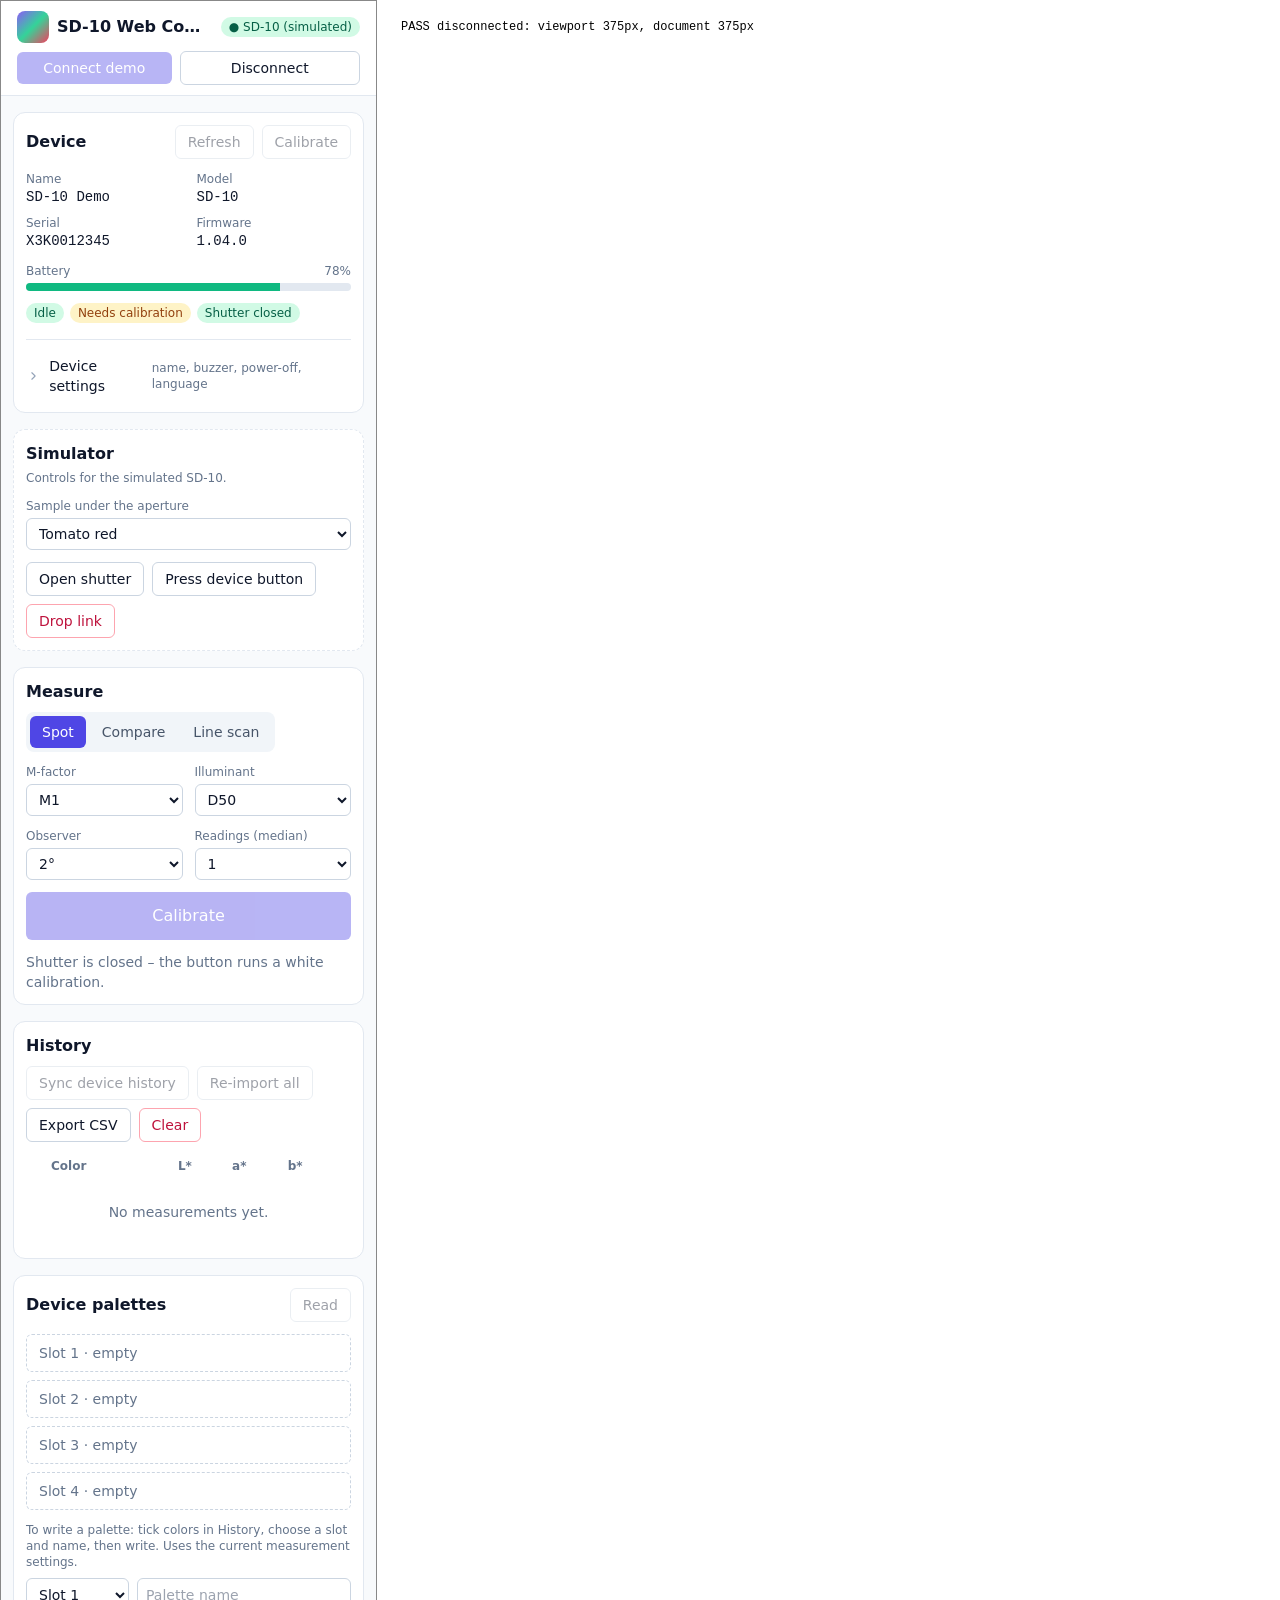
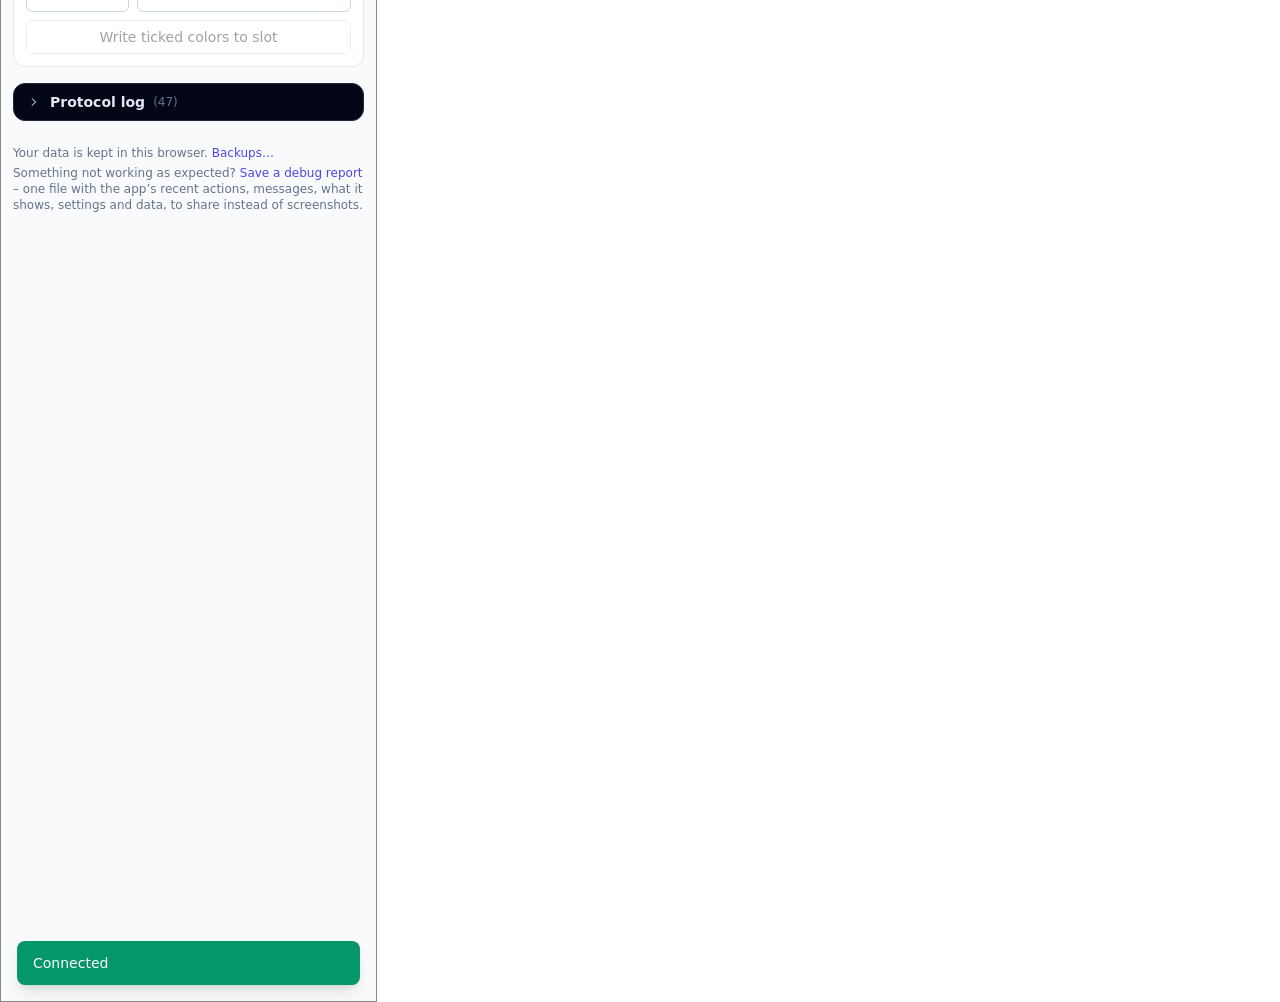
<file: test/mobile-check.html>
<!doctype html>
<html lang="en">
<head>
  <meta charset="utf-8">
  <title>SD-10 mobile layout check</title>
  <style>
    body { margin: 0; font: 12px ui-monospace, monospace; display: flex; gap: 16px; align-items: flex-start; }
    iframe { border: 1px solid #888; width: 375px; height: 2600px; flex: none; }
    #out { white-space: pre-wrap; max-width: 560px; padding: 8px; }
  </style>
</head>
<body>
  <iframe id="app" src="../index.html?demo"></iframe>
  <pre id="out">running…</pre>
  <script type="module">
    const out = document.getElementById('out');
    const frame = document.getElementById('app');
    const sleep = (ms) => new Promise((r) => setTimeout(r, ms));
    async function until(fn, ms = 15000) { const t = Date.now(); while (Date.now() - t < ms) { if (fn()) return true; await sleep(50); } return false; }
    const lines = [];

    function audit(label) {
      const d = frame.contentDocument, w = frame.contentWindow;
      const vw = d.documentElement.clientWidth;
      const sw = d.documentElement.scrollWidth;
      lines.push(`${sw > vw ? 'FAIL' : 'PASS'} ${label}: viewport ${vw}px, document ${sw}px`);
      if (sw > vw) {
        const offenders = [...d.body.querySelectorAll('*')]
          .filter((el) => el.getBoundingClientRect().right > vw + 1 && el.getBoundingClientRect().width > 0)
          .filter((el) => ![...el.children].some((c) => c.getBoundingClientRect().right > vw + 1)) // innermost only
          .slice(0, 12)
          .map((el) => `   ${el.tagName.toLowerCase()}${el.id ? '#' + el.id : ''}.${[...el.classList].slice(0, 4).join('.')} right=${Math.round(el.getBoundingClientRect().right)}`);
        lines.push(...offenders);
      }
      out.textContent = lines.join('\n');
    }

    frame.onload = async () => {
      const d = frame.contentDocument, $ = (id) => d.getElementById(id);
      await until(() => d.documentElement.dataset.ready === '1');
      try { frame.contentWindow.localStorage.clear(); } catch {}
      await sleep(300);
      audit('disconnected');
      $('btnConnect').click();
      await until(() => /simulated/.test($('connPill').textContent) && $('setName').value);
      $('demoShutter').click(); await until(() => $('btnMeasure').textContent === 'Calibrate');
      $('btnMeasure').click(); await until(() => /Calibrated/.test($('statusChips').textContent) && !$('btnMeasure').disabled);
      $('demoShutter').click(); await until(() => $('btnMeasure').textContent === 'Measure' && !$('btnMeasure').disabled);
      // Compare tab with no reference: the measurement becomes the reference.
      d.querySelector('[data-mode=compare]').click();
      const hintOk = /will become the reference/.test($('measureHint').textContent);
      $('btnMeasure').click();
      const capOk = await until(() => /Reference captured/.test($('toast').textContent) && !$('btnMeasure').disabled);
      lines.push(`${hintOk && capOk ? 'PASS' : 'FAIL'} compare with no reference captures one (${$('toast').textContent})`);
      // a different color than the reference, so making it the reference later visibly changes the comparison
      $('demoSample').value = 'Sunflower'; $('demoSample').dispatchEvent(new Event('change'));
      $('btnMeasure').click();
      const cmpOk = await until(() => /PASS|FAIL/.test($('verdict').textContent) && !$('btnMeasure').disabled);
      lines.push(`${cmpOk ? 'PASS' : 'FAIL'} next measurement is compared (${$('verdict').textContent.replace(/\s+/g, ' ').trim()})`);
      // Pick a different history row as reference: the sample on screen must be re-compared against it.
      $('demoSample').value = 'Sky blue'; $('demoSample').dispatchEvent(new Event('change'));
      $('btnMeasure').click();
      await until(() => /PASS|FAIL/.test($('verdict').textContent) && !$('btnMeasure').disabled && d.querySelectorAll('#histBody tr').length === 3);
      const sampleHex = $('swatch').title;
      const before = $('verdict').textContent.replace(/\s+/g, ' ').trim();
      d.querySelectorAll('#histBody tr')[1].querySelector('[data-act=ref]').click();   // previous sample becomes reference
      const reOk = await until(() => /compared against it/.test($('toast').textContent));
      const after = $('verdict').textContent.replace(/\s+/g, ' ').trim();
      const refRow = d.querySelectorAll('#histBody tr')[1].textContent.includes('REF');
      lines.push(`${reOk && $('swatch').title === sampleHex && after !== before && /PASS|FAIL/.test(after) && refRow ? 'PASS' : 'FAIL'} history "ref" re-compares the current sample (${before} -> ${after}, REF badge ${refRow})`);
      const res = frame.contentWindow.performance.getEntriesByType('resource').map((e) => e.name).filter((n) => /\/js\//.test(n));
      const versioned = res.length >= 8 && res.every((n) => /\?v=/.test(n));
      lines.push(`${versioned ? 'PASS' : 'FAIL'} all ${res.length} app modules loaded with ?v= cache-busting`);
      d.querySelector('[data-mode=spot]').click();
      $('btnMeasure').click(); await until(() => !$('resultArea').classList.contains('hidden') && !$('btnMeasure').disabled);
      d.querySelector('[data-mode=line]').click();
      $('btnMeasure').click(); await until(() => !$('strip').classList.contains('hidden') && !$('btnMeasure').disabled);
      $('btnSetRef').click();
      d.querySelector('[data-mode=compare]').click();
      $('demoSample').value = 'Sunflower'; $('demoSample').dispatchEvent(new Event('change'));
      $('btnMeasure').click(); await until(() => /PASS|FAIL/.test($('verdict').textContent) && !$('btnMeasure').disabled);
      await sleep(1500);
      audit('connected with results');
      // Print match is not offered on phones: no view switcher, and #match opens the Console
      const nav = d.querySelector('[data-view=match]').closest('nav');
      d.querySelector('[data-view=match]').click();
      const noMatch = getComputedStyle(nav).display === 'none' && $('viewMatch').classList.contains('hidden') && !$('viewConsole').classList.contains('hidden');
      lines.push(`${noMatch ? 'PASS' : 'FAIL'} phone: no Print match switcher, Console stays open`);
      const f2 = document.createElement('iframe');
      f2.style.cssText = frame.style.cssText; f2.width = frame.width; f2.height = 300;
      f2.src = '../index.html?demo#match';
      document.body.append(f2);
      await new Promise((r) => { f2.onload = r; });
      await sleep(500);
      const d2 = f2.contentDocument;
      const hashOk = d2.getElementById('viewMatch').classList.contains('hidden') && !d2.getElementById('viewConsole').classList.contains('hidden') && f2.contentWindow.location.hash === '';
      lines.push(`${hashOk ? 'PASS' : 'FAIL'} phone: a #match link opens the Console`);
      f2.remove();
      document.getElementById('out').textContent = lines.join('\n');
      document.title = lines.some((l) => l.startsWith('FAIL')) ? 'FAILURES' : 'ALL PASS';
    };
  </script>
</body>
</html>
</file>
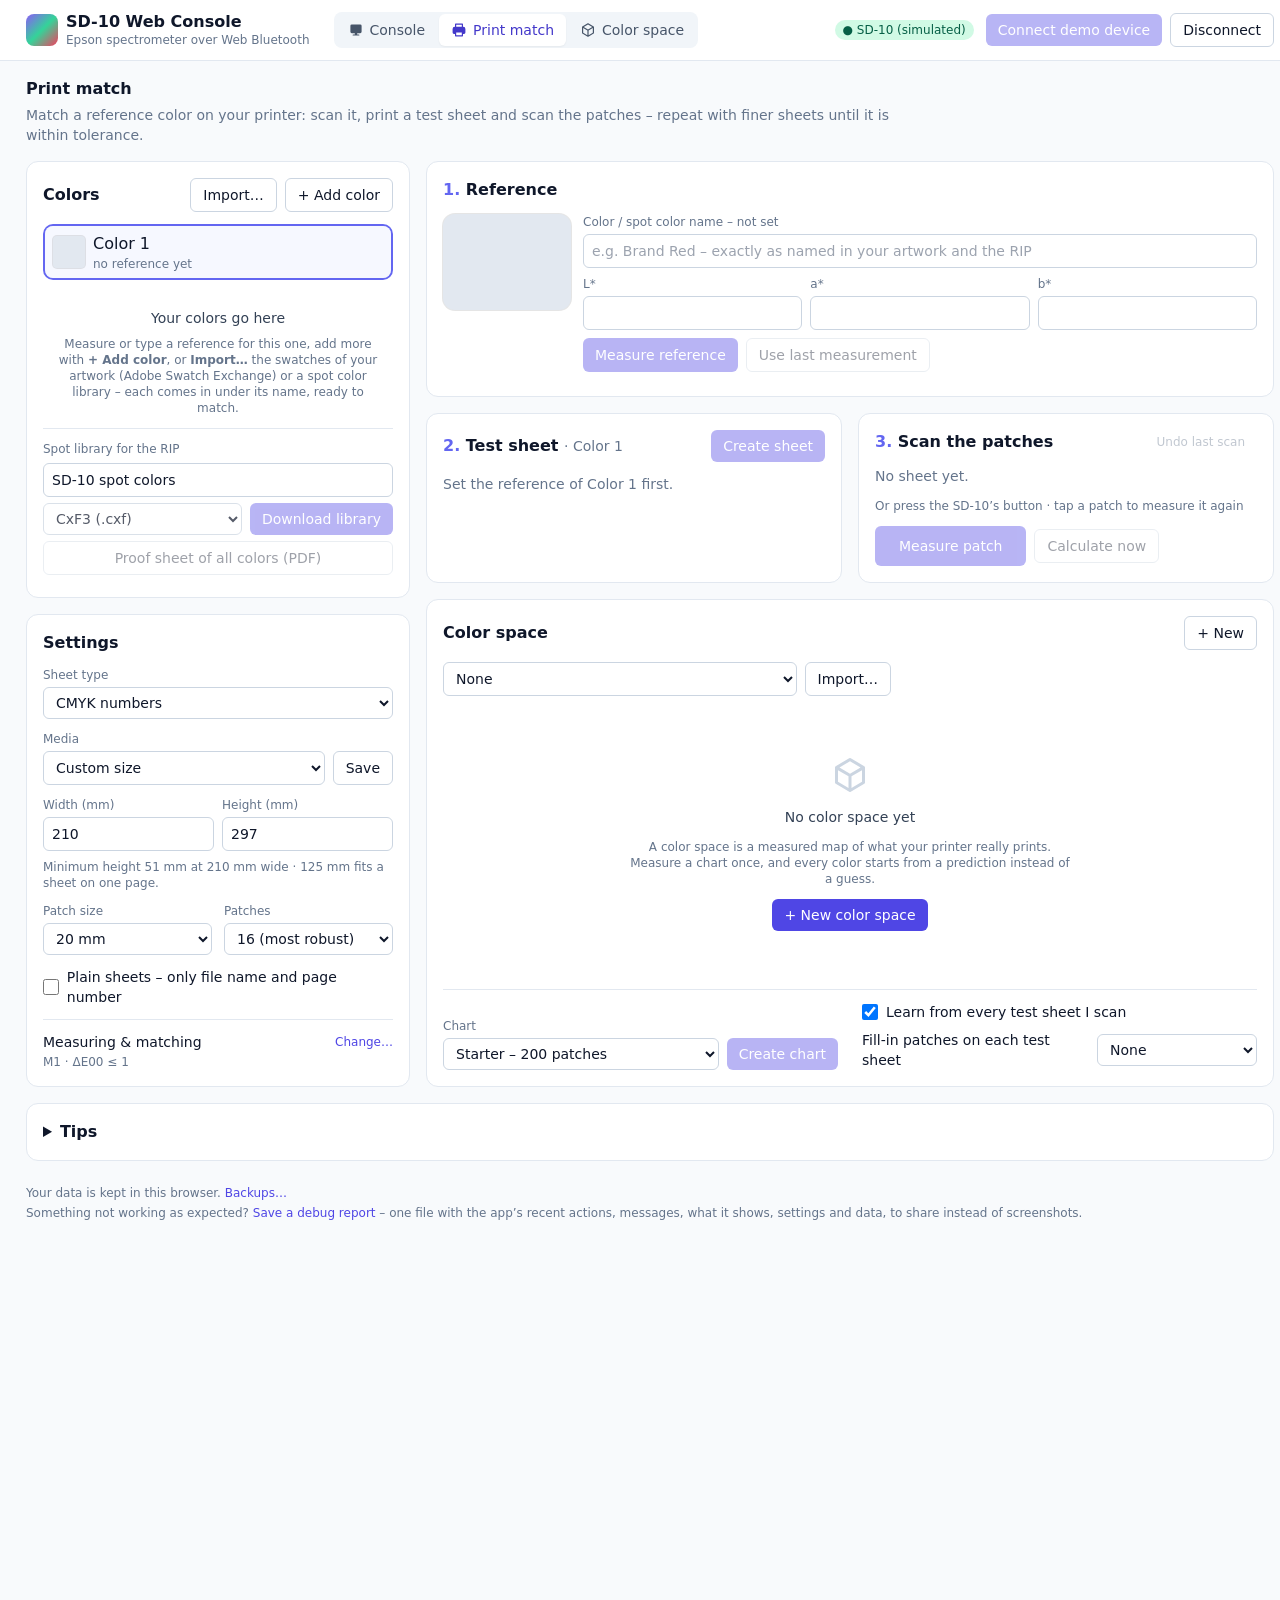
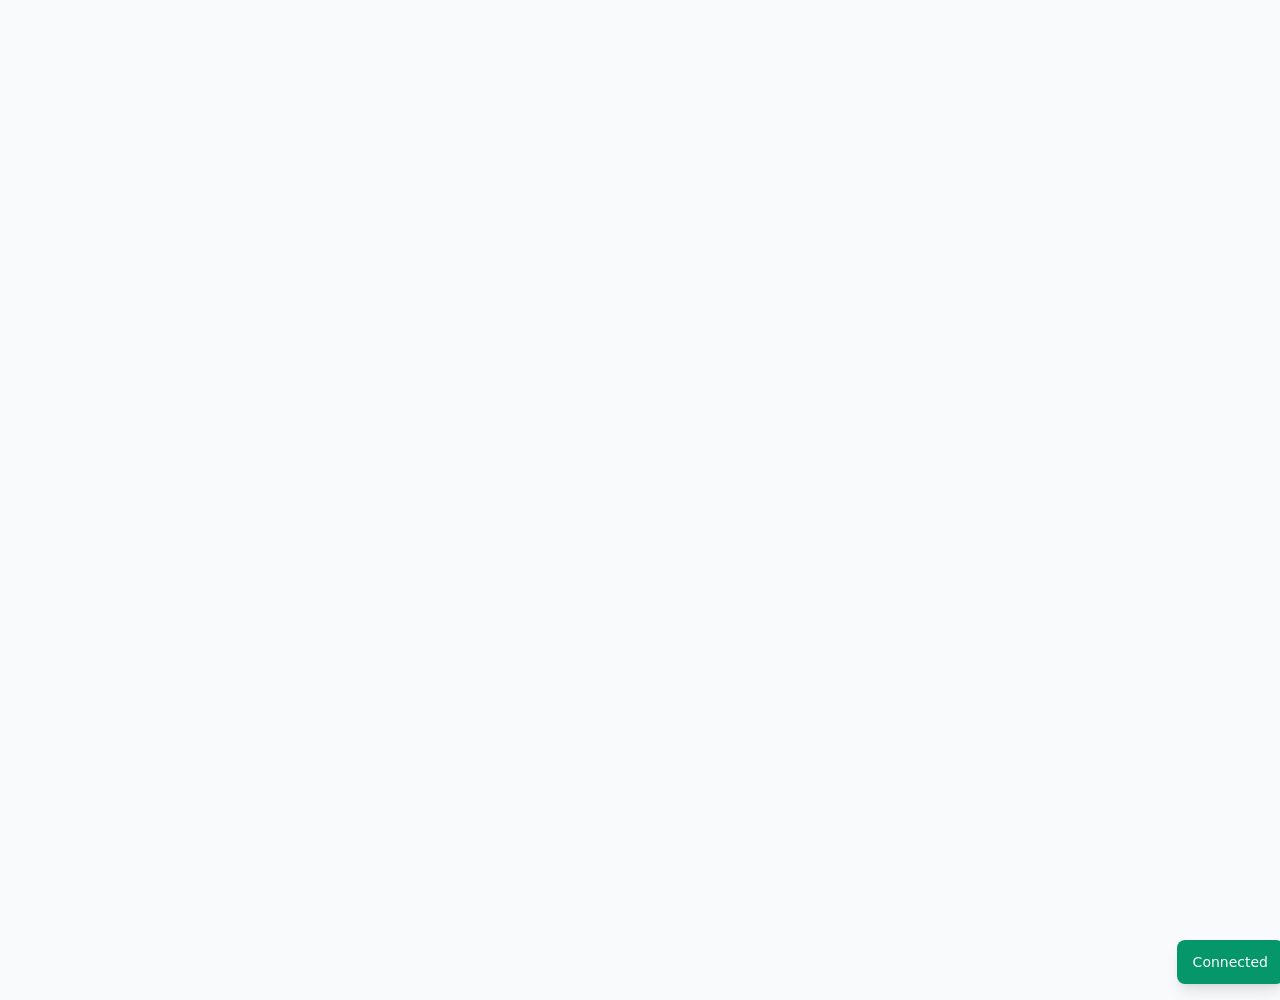
<file: test/space-smoke.html>
<!doctype html>
<html lang="en">
<head>
  <meta charset="utf-8">
  <title>SD-10 color space smoke test</title>
  <style>
    body { margin: 0; font: 12px ui-monospace, monospace; display: flex; gap: 12px; align-items: flex-start; }
    iframe { border: 0; width: 1300px; height: 2600px; flex: none; }
    #out { white-space: pre-wrap; padding: 8px; max-width: 600px; }
  </style>
</head>
<body>
  <iframe id="app" src="../index.html?demo#match"></iframe>
  <pre id="out">running…</pre>
  <script type="module">
    // Drives the color space workflow of Print match against the simulated SD-10 and printer: chart, scanning into the
    // space, import / export, the prediction for a reference, a first sheet that starts from it, learning, the drift
    // check with a check chart, and removing measurements again.
    import { printSpectrum } from '../js/printer-sim.js';
    import { spectrumToLab, deltaE2000 } from '../js/color.js';
    import { loadProfile } from '../js/icc.js';
    import { designChart, spaceToCgats } from '../js/colorspace.js';
    const out = document.getElementById('out');
    const lines = [];
    const log = (ok, msg) => { lines.push(`${ok ? 'PASS' : 'FAIL'} ${msg}`); out.textContent = lines.join('\n'); };
    const sleep = (ms) => new Promise((r) => setTimeout(r, ms));
    async function until(fn, ms = 30000) { const t = Date.now(); while (Date.now() - t < ms) { if (fn()) return true; await sleep(50); } return false; }
    const frame = document.getElementById('app');
    // the app's own storage (large values live in IndexedDB), which the demo page exposes once it has started
    async function appStorage(win) {
      await until(() => win.document.documentElement.dataset.ready === '1' && win.sd10Storage);
      return win.sd10Storage;
    }

    frame.onload = async () => {
      const w = frame.contentWindow, d = frame.contentDocument, $ = (id) => d.getElementById(id);
      await until(() => d.documentElement.dataset.ready === '1');
      const store = await appStorage(w);
      const errors = [];
      w.addEventListener('error', (e) => errors.push(e.message));
      w.addEventListener('unhandledrejection', (e) => errors.push(String(e.reason)));
      try { w.localStorage.clear(); } catch {}
      w.confirm = () => true;
      const files = [];
      w.HTMLAnchorElement.prototype.click = function () { files.push({ name: this.download, href: this.href }); };
      const readFile = async (f) => (await fetch(f.href)).text();
      const busy = () => /…$/.test($('btnMatchMeasure').textContent);
      const setSel = (id, v) => { $(id).value = v; $(id).dispatchEvent(new Event('change')); };
      const stored = () => store.loadJson('sd10.colorSpaces', []);
      const text = (id) => $(id).textContent.replace(/\s+/g, ' ');
      const pick = (input, name, content) => {
        const dt = new w.DataTransfer();
        dt.items.add(new w.File([content], name, { type: 'text/plain' }));
        $(input).files = dt.files;
        $(input).dispatchEvent(new w.Event('change'));
      };
      async function scan(n) {
        for (let i = 0; i < n; i++) {
          await until(() => !$('btnMatchMeasure').disabled && !busy());
          const before = $('mProgress').textContent;
          $('btnMatchMeasure').click();
          await until(() => $('mProgress').textContent !== before && !busy());
        }
      }
      // the demo's printer for spot color sheets: the RIP's profile converts L*a*b* to CMYK, the simulated printer prints it
      const profile = await loadProfile('EpsonWideCMYK_Ver2');
      const prints = (lab, shift = [0, 0, 0]) => spectrumToLab(printSpectrum(profile.fromLab(lab, 0)), 0, 2).map((v, i) => v + shift[i]);
      const spaceFile = (name, shift, t) => JSON.stringify({ format: 'sd10-color-space', version: 1, id: `test-${name}`, name, mode: 'spot', created: t, updated: t,
        sessions: [{ id: 'chart:file', kind: 'chart', label: `${name} – chart 1`, time: t, updated: t, checks: {} }],
        points: designChart('spot', 300, 5).map((p) => ({ x: p.x, lab: prints(p.x, shift), t, s: 'chart:file', n: p.n })) });

      log(/measured map/.test(text('mSpaceInfo')) && $('mSpace').value === '' && $('mSpaceActions').classList.contains('hidden') && $('mSpacePred').classList.contains('hidden'),
        'no color space at first: the card explains what one is');
      $('btnConnect').click();
      await until(() => /simulated/.test($('connPill').textContent) && !$('btnMatchTarget').disabled);
      $('demoShutter').click(); await sleep(200);
      $('btnMatchTarget').click(); // shutter closed -> calibrates
      await until(() => /Calibrated/.test($('statusChips').textContent) && !$('btnMatchTarget').disabled);
      $('demoShutter').click(); await sleep(200);

      // ---- a chart: creates the space, the sheet and scan cards switch to it
      w.prompt = () => 'Demo printer';
      setSel('mChartSize', 'starter');
      $('btnSpaceChart').click();
      await until(() => d.querySelectorAll('#mPatchGrid [data-patch]').length === 200);
      const listTop = d.querySelector('#mColorList li[data-color]');
      log(stored().length === 1 && stored()[0].name === 'Demo printer' && stored()[0].mode === 'spot' && listTop?.dataset.color === 'chart' && /0\/200 scanned/.test(listTop.textContent) &&
        $('mRefCard').classList.contains('hidden') && /Demo printer – chart 1/.test(text('mRoundLabel')) && $('btnMatchSheet').classList.contains('hidden') && $('btnMatchRestart').textContent === 'Close chart',
        'Create chart makes a color space and a 200-patch chart; the cards switch to the chart');
      $('btnMatchPdf').click();
      $('btnMatchRipSheet').click();
      const pdf = files.find((f) => f.name === 'Demo printer – chart 1.pdf');
      const pdfText = pdf ? await readFile(pdf) : '';
      const lib = files.find((f) => /^sd10-[A-Z2-9]{4}-chart\.cxf$/.test(f.name));
      const libText = lib ? await readFile(lib) : '';
      log((pdfText.match(/\/Type \/Page /g) ?? []).length >= 2 && /SD-10 color space chart/.test(pdfText) && new Set(pdfText.match(/\/Separation \/SD10-[A-Z2-9]{4}-C1-\d{3}/g)).size === 200 &&
        (libText.match(/<cc:Object /g) ?? []).length === 200,
        `chart PDF (${(pdfText.match(/\/Type \/Page /g) ?? []).length} pages, 200 named spot colors) and its spot library (${lib?.name})`);
      await scan(3);
      log(stored()[0].points.length === 3 && stored()[0].chart.rounds[0].patches.filter((p) => p.lab).length === 3 && $('mProgress').textContent.startsWith('3 / 200') && /#4/.test($('btnMatchMeasure').textContent),
        'scanned chart patches go into the color space straight away');
      $('btnMatchRestart').click();
      await until(() => !$('mRefCard').classList.contains('hidden'));
      log(!stored()[0].chart && d.querySelector('#mColorList li[data-color]').dataset.color !== 'chart' && /3 measured patches/.test(text('mSpaceInfo')) && /predicts once it holds 20/.test(text('mSpaceInfo')) &&
        /chart 1.*3 patches/.test(text('mSpaceSessions')), `Close chart goes back to the colors; the scanned patches stay (${text('mSpaceInfo').slice(0, 80)})`);
      log(stored()[0].points.length === 3 && stored()[0].points.every((p) => p.sp?.length === 31 && p.sp.every(Number.isFinite)),
        'scanned chart patches keep their measured spectrum in the color space');

      // ---- import a measured space (300 chart patches of the demo printer)
      const T = Date.now() - 5 * 864e5;
      pick('spaceFile', 'Demo printer full.json', spaceFile('Demo printer full', [0, 0, 0], T));
      await until(() => stored().length === 2);
      await until(() => /predicts within/.test(text('mSpaceInfo')));
      const acc = parseFloat(text('mSpaceInfo').match(/predicts within ΔE00 ([\d.]+)/)?.[1]);
      log($('mSpace').selectedOptions[0]?.textContent === 'Demo printer full' && /300 measured patches/.test(text('mSpaceInfo')) && acc < 2 && /imported – 300 patches/.test($('toast').textContent),
        `a color space file is imported and used (typically accurate to ΔE00 ${acc})`);

      // ---- reference -> prediction; the first sheet starts from it and lands close
      const target = prints([48, 42, -30]);
      [['mL', 0], ['mA', 1], ['mB', 2]].forEach(([id, i]) => { $(id).value = target[i].toFixed(2); });
      $('mB').dispatchEvent(new Event('change'));
      await until(() => !$('mSpacePred').classList.contains('hidden'));
      const predDE = parseFloat(text('mSpacePred').match(/ΔE00 ([\d.]+) from the reference/)?.[1]);
      const predVals = [...d.querySelectorAll('#mSpacePred .font-mono')].slice(0, 3).map((e) => parseFloat(e.textContent));
      const predPrints = predVals.length === 3 ? deltaE2000(target, prints(predVals)) : NaN;
      log(predDE < 1.5 && predPrints < 2, `the reference gets predicted values straight away (predicted ΔE00 ${predDE}; they print ${predPrints.toFixed(2)})`);
      // before any sheet, the color's recommended L*a*b* (in the list, and in the library file) is the prediction
      await until(() => /→ .*predicted/.test(text('mColorList')));
      const outText = text('mColorList').match(/→\s*([-\d.]+) \/ ([-\d.]+) \/ ([-\d.]+) · predicted/);
      log(outText && outText.slice(1, 4).every((v, i) => Math.abs(parseFloat(v) - predVals[i]) <= 0.06) /* the list shows one decimal */, `before any sheet, the color list recommends the predicted values (${outText?.[0] ?? text("mColorList").slice(0, 160)} vs ${predVals.join(" / ")})`);
      $('mSpotName').value = 'Brand Violet'; $('mSpotName').dispatchEvent(new Event('change'));
      await until(() => !$('btnMatchSheet').disabled);
      $('btnMatchSheet').click();
      await until(() => d.querySelectorAll('#mPatchGrid [data-patch]').length === 16);
      log(/Starts from the color space prediction \(Demo printer full/.test(text('mSheetInfo')) && /steps L\* ±2\.5/.test(text('mSheetInfo')), 'the first sheet is centred on the prediction, with finer steps');
      await scan(16);
      await until(() => !$('mResultCard').classList.contains('hidden'));
      const centre = parseFloat(text('mResult').match(/Centre patch\s*ΔE00 ([\d.]+)/)?.[1]);
      log(centre < 2, `its centre patch prints ΔE00 ${centre} from the reference on the first sheet`);
      const sheetSession = stored()[1].sessions.find((s) => s.kind === 'sheet');
      log(stored()[1].points.length === 316 && sheetSession && Object.keys(sheetSession.checks).length >= 6 && /Brand Violet – sheet 1.*16 patches/.test(text('mSpaceSessions')) && !/printed differently/.test(text('mSpaceInfo')),
        'the scanned test sheet is learned (16 patches, checked against the prediction: no drift)');

      // ---- undo the last scan: the patch loses its measurement on the sheet and in the color space, and is next again
      log(!$('btnMatchUndo').disabled && /patch #16/.test($('btnMatchUndo').title), `Undo last scan is offered (${$('btnMatchUndo').title})`);
      $('btnMatchUndo').click();
      await until(() => $('mProgress').textContent.startsWith('15 /'));
      log(stored()[1].points.length === 315 && $('mResultCard').classList.contains('hidden') && /#16/.test($('btnMatchMeasure').textContent) && /undone/.test($('toast').textContent),
        'Undo last scan takes the patch off the sheet and out of the color space, and makes it the next to scan');
      await scan(1);
      await until(() => !$('mResultCard').classList.contains('hidden'));
      log(stored()[1].points.length === 316, 'scanning it again puts it back');

      // ---- export
      $('btnSpaceJson').click(); $('btnSpaceCgats').click();
      const json = files.find((f) => f.name === 'Demo printer full.json'), cg = files.find((f) => f.name === 'Demo printer full.txt');
      const jsonOut = json ? JSON.parse(await readFile(json)) : {};
      const cgText = cg ? await readFile(cg) : '';
      log(jsonOut.format === 'sd10-color-space' && jsonOut.points.length === 316 && /^CGATS\.17/.test(cgText) && /NUMBER_OF_SETS\t316/.test(cgText), 'the color space exports as a file and as CGATS measurements');

      // ---- the 3-D Color space view
      d.querySelector('[data-view=space]').click();
      const painted = () => {
        const cv = $('vsCanvas');
        if (!cv.width) return 0;
        const px = cv.getContext('2d').getImageData(0, 0, cv.width, cv.height).data;
        let n = 0;
        for (let i = 3; i < px.length; i += 4 * 7) if (px[i]) n++;
        return n;
      };
      await until(() => painted() > 2000);
      log(!$('viewSpace').classList.contains('hidden') && $('viewMatch').classList.contains('hidden') && w.location.hash === '#space' && $('vsSpace').selectedOptions[0]?.textContent === 'Demo printer full' &&
        painted() > 2000 && /Gamut volume\s*[\d,]+ k ΔE³/.test(text('vsInfo')) && /316/.test(text('vsInfo')) && /reference color/.test(text('vsInfo')),
        `the Color space view draws the space in 3-D (${text('vsInfo').match(/Gamut volume[^Δ]*ΔE³/)?.[0]})`);
      setSel('vsCompare', stored()[0].id);
      $('vsTop').click();
      await until(() => !$('vsMeasure').disabled);
      $('vsMeasure').click();
      await until(() => /shown as “Last measurement”/.test($('toast').textContent));
      log(/Demo printer/.test(text('vsInfo')) && $('vs_spin').checked === false && /Last measurement/.test(text('vsInfo') + $('toast').textContent),
        'compare with another space, view from above, and measure a color into the picture');

      // reference list: closest measured patch and prediction for each reference; a click shows it in the picture
      await until(() => d.querySelectorAll('#vsRefList [data-ref]').length >= 2 && !/Working it out/.test(text('vsRefList')));
      const firstRef = d.querySelector('#vsRefList [data-ref]');
      log(/Brand Violet/.test(firstRef.textContent) && /Measured\s*ΔE00 [\d.]+/.test(firstRef.textContent.replace(/\s+/g, ' ')) && /Predicted\s*ΔE00 [\d.]+.*ask for L/.test(firstRef.textContent.replace(/\s+/g, ' ')) &&
        /Last measurement/.test(text('vsRefList')), `the reference list shows each color's closest measured patch and its prediction (${firstRef.textContent.replace(/\s+/g, ' ').trim().slice(0, 140)}…)`);
      firstRef.click();
      log(d.querySelector('#vsRefList [data-ref]').className.includes('bg-indigo-50'), 'clicking a reference selects it (and draws its closest colors in the picture)');
      // center the view on a reference (from the list), and back to the middle
      d.querySelector('#vsRefList [data-ref-center]').click();
      await until(() => !$('vsFocus').classList.contains('hidden'));
      const centeredText = text('vsFocus');
      $('vsFocusReset').click();
      log(/Centered on Brand Violet/.test(centeredText) && $('vsFocus').classList.contains('hidden'), `the view can be centered on a reference and moved back (${centeredText.trim().slice(0, 40)})`);
      // full screen – or, where the browser refuses it, enlarged over the page – and back
      $('vsFull').click();
      await until(() => d.fullscreenElement === $('vsStage') || $('vsStage').classList.contains('!fixed'));
      const stageBox = $('vsStage').getBoundingClientRect();
      log((d.fullscreenElement === $('vsStage') || (stageBox.width >= w.innerWidth - 1 && stageBox.height >= w.innerHeight - 1)) && $('vsFull').textContent === 'Exit full screen',
        `Full screen fills the screen with the picture (${Math.round(stageBox.width)} × ${Math.round(stageBox.height)})`);
      $('vsFull').click();
      await until(() => !d.fullscreenElement && !$('vsStage').classList.contains('!fixed'));
      log($('vsFull').textContent === 'Full screen', 'and leaves it again');
      // (animation frames do not run in this headless page – a timer stands in, so the picture redraws as it would)
      const raf = w.requestAnimationFrame;
      w.requestAnimationFrame = (cb) => w.setTimeout(() => cb(w.performance.now()), 16);
      // right-click a measured patch: a menu removes it from the color space (a plain click never does)
      const vsSpaceId = $('vsSpace').value, countIn = () => stored().find((s) => s.id === vsSpaceId).points.length;
      const before3d = countIn();
      const cv = $('vsCanvas'), box = cv.getBoundingClientRect();
      // (the menu also opens on reference markers – without Remove – so look for a patch's menu)
      const patchMenu = () => !$('vsMenu').classList.contains('hidden') && !$('vsMenuRemove').classList.contains('hidden');
      for (let y = 20; y < box.height && !patchMenu(); y += 6) {
        for (let x = 20; x < box.width && !patchMenu(); x += 6) {
          cv.dispatchEvent(new w.MouseEvent('contextmenu', { bubbles: true, cancelable: true, clientX: box.left + x, clientY: box.top + y }));
        }
      }
      const menuText = text('vsMenu');
      $('vsMenuRemove').click();
      await until(() => countIn() === before3d - 1);
      await new Promise((r) => setTimeout(r, 200)); // the picture redraws without it
      // double-click a patch (not the removed one): the view centers on it
      let dbl = null;
      for (let y = 20; y < box.height && !dbl; y += 6) {
        for (let x = 20; x < box.width && !dbl; x += 6) {
          cv.dispatchEvent(new w.MouseEvent('contextmenu', { bubbles: true, cancelable: true, clientX: box.left + x, clientY: box.top + y }));
          if (patchMenu() && !menuText.includes(text('vsMenuTitle'))) dbl = { x, y };
        }
      }
      d.dispatchEvent(new w.KeyboardEvent('keydown', { key: 'Escape' }));
      cv.dispatchEvent(new w.MouseEvent('dblclick', { bubbles: true, clientX: box.left + dbl.x, clientY: box.top + dbl.y }));
      await until(() => !$('vsFocus').classList.contains('hidden'));
      log(/Centered on .*patch #\d+/.test(text('vsFocus')), `double-clicking a patch centers the view on it (${text('vsFocus').trim().slice(0, 60)})`);
      // patches in front of it fade and let the pointer through: from any side, the centered patch is the one in the middle
      const focusName = $('vsFocusName').textContent;
      let reachable = true;
      const middle = new Set(), turned = new Set(); // the color drawn in the middle of the picture, from each side – and off it (the picture did turn)
      cv.dispatchEvent(new w.WheelEvent('wheel', { bubbles: true, cancelable: true, deltaY: -1000 })); // zoomed right in
      for (const [dx, dy] of [[0, 0], [200, 0], [200, 60], [200, -120], [200, 0]]) { // turn a quarter at a time, tilting
        const drag = (type, x, y) => cv.dispatchEvent(new w.PointerEvent(type, { bubbles: true, pointerId: 7, clientX: box.left + x, clientY: box.top + y }));
        drag('pointerdown', 20, 200); drag('pointermove', 20 + dx, 200 + dy); drag('pointerup', 20 + dx, 200 + dy);
        await new Promise((r) => setTimeout(r, 500)); // the glide, then the next frame
        cv.dispatchEvent(new w.MouseEvent('contextmenu', { bubbles: true, cancelable: true, clientX: box.left + box.width / 2, clientY: box.top + box.height * 0.46 }));
        if (!text('vsMenuTitle').startsWith(focusName)) reachable = false;
        d.dispatchEvent(new w.KeyboardEvent('keydown', { key: 'Escape' }));
        const k = cv.width / box.width, px = cv.getContext('2d').getImageData(Math.round((box.width / 2) * k), Math.round(box.height * 0.46 * k), 1, 1).data;
        middle.add(`${px[0]},${px[1]},${px[2]}`);
        const q = cv.getContext('2d').getImageData(Math.round(box.width * 0.4 * k), Math.round(box.height * 0.4 * k), 1, 1).data; turned.add(`${q[0]},${q[1]},${q[2]}`);
      }
      w.requestAnimationFrame = raf;
      log(reachable && middle.size === 1 && turned.size > 1, `the centered patch stays on top from every side (${focusName}; middle ${[...middle].join(' / ')})`);
      $('vsReset').click();
      log(/patch #\d+ · printed L/.test(menuText) && countIn() === before3d - 1 && $('vsMenu').classList.contains('hidden') && /removed from the color space/.test($('toast').textContent),
        `right-click → Remove takes one patch out of the color space (${menuText.slice(0, 70)})`);
      d.querySelector('[data-view=match]').click();
      await until(() => !$('viewMatch').classList.contains('hidden'));

      // ---- other sheet types do not use it
      setSel('mMode', 'rgb');
      log(/measured with named spot color sheets/.test(text('mSpaceInfo')) && $('mSpacePred').classList.contains('hidden'), 'a color space only predicts for the sheet type it was measured with');
      setSel('mMode', 'spot');

      // ---- drift: a space measured while the printer printed differently; a check chart shows the change
      pick('spaceFile', 'Before service.json', spaceFile('Before service', [4, -3, 5], T));
      await until(() => stored().length === 3 && $('mSpace').selectedOptions[0]?.textContent === 'Before service');
      setSel('mChartSize', 'check');
      $('btnSpaceChart').click();
      await until(() => d.querySelectorAll('#mPatchGrid [data-patch]').length === 24);
      await scan(24);
      await until(() => /printed differently/.test(text('mSpaceInfo')));
      log(/check chart 1 printed differently from what this color space predicts/.test(text('mSpaceInfo')) && /Check chart: the printer prints differently/.test($('toast').textContent),
        `a check chart after the printer changed is flagged (${text('mSpaceInfo').match(/typically ΔE00 [\d.]+ off/)?.[0]})`);
      let trimQuestion = '';
      w.confirm = (msg) => { trimQuestion = msg; return true; };
      d.querySelector('#mSpaceInfo [data-space-act=trim]').click();
      w.confirm = () => true;
      const after = stored().find((s) => s.name === 'Before service');
      log(after.points.length === 24 && after.sessions.length === 1 && after.sessions[0].kind === 'check' &&
        /Before service – chart 1 – Chart, .*300 patches/.test(trimQuestion) && /That includes the chart/.test(trimQuestion) && /keeps 24 patches/.test(trimQuestion),
        'Keep only the newer data says exactly what it removes (the chart too) and removes the measurements from before the change');
      $('btnMatchRestart').click();
      d.querySelector('#mSpaceSessions [data-space-act=remove]').click();
      log(stored().find((s) => s.name === 'Before service').points.length === 0, 'a set of measurements can be removed from the color space');

      // ---- a CGATS file dropped on the page becomes a color space
      const cgFile = spaceToCgats({ name: 'Dropped chart', mode: 'spot', points: designChart('spot', 30, 2).map((p) => ({ x: p.x, lab: prints(p.x) })) });
      const ddt = new w.DataTransfer();
      ddt.items.add(new w.File([cgFile], 'measurements.txt', { type: 'text/plain' }));
      $('mResult').dispatchEvent(new w.DragEvent('drop', { bubbles: true, cancelable: true, dataTransfer: ddt }));
      await until(() => stored().length === 4);
      log(stored()[3].name === 'Dropped chart' && stored()[3].points.length === 30 && $('mSpace').selectedOptions[0]?.textContent === 'Dropped chart', 'a CGATS file dropped on the page is imported as a color space');
      $('btnSpaceDelete').click();
      log(stored().length === 3 && $('mSpace').value === '', 'a color space can be deleted');

      // ---- fill-in patches on a test sheet, and a fill-gaps chart
      setSel('mSpace', stored().find((s) => s.name === 'Demo printer full').id);
      setSel('mFillIn', '4');
      await until(() => !$('btnMatchSheet').disabled);
      $('btnMatchSheet').click();
      await until(() => d.querySelectorAll('#mPatchGrid [data-patch]').length === 20);
      log(/\(4 fill-in for the color space\)/.test(text('mSheetInfo')) && (text('mPatchGrid').match(/fill/g) ?? []).length === 4, 'a test sheet gets 4 fill-in patches, marked as such');
      const fullBefore = stored().find((s) => s.name === 'Demo printer full').points.length;
      await scan(20);
      await until(() => !$('mResultCard').classList.contains('hidden'));
      const bestN = +text('mResult').match(/Best (?:patch|so far)\s*(?:sheet \d+ )?#(\d+)/)?.[1];
      log(bestN >= 1 && bestN <= 16 && stored().find((s) => s.name === 'Demo printer full').points.length === fullBefore + 20,
        `the match ignores the fill-in patches (best patch #${bestN}) while the color space learns all 20`);
      setSel('mChartSize', 'gaps');
      $('btnSpaceChart').click();
      await until(() => d.querySelectorAll('#mPatchGrid [data-patch]').length === 48);
      log(/fill-gaps chart 1/.test(text('mRoundLabel')), 'a Fill gaps chart: 48 patches where the color space is emptiest');
      const gapPages = text('mSheetInfo').match(/ · (\d+ pages?) of /)?.[1];
      $('btnMatchRestart').click();
      // "Fill the free space": as many fill-ins as fit on the pages the 16 patches need anyway – no extra page
      setSel('mFillIn', 'auto');
      await until(() => !$('btnMatchSheet').disabled);
      $('btnMatchSheet').click();
      await until(() => d.querySelectorAll('#mPatchGrid [data-patch]').length > 20);
      const autoCount = d.querySelectorAll('#mPatchGrid [data-patch]').length;
      log(/ · 1 page of /.test(text('mSheetInfo')) && text('mSheetInfo').includes(`(${autoCount - 16} fill-in`),
        `"Fill the free space" fills the page the sheet needs anyway (${autoCount - 16} fill-in patches, still 1 page)`);
      // … and a new chart: its last page is filled up with more patches of the chart's kind, on as many pages as before
      $('btnSpaceChart').click();
      await until(() => /fill-gaps chart 2/.test(text('mRoundLabel')));
      {
        const n = d.querySelectorAll('#mPatchGrid [data-patch]').length, pages = text('mSheetInfo').match(/ · (\d+ pages?) of /)?.[1];
        log(n > 48 && pages && pages === gapPages && text('mSheetInfo').startsWith(`${n} patches`),
          `"Fill the free space" fills a chart's last page too (fill-gaps chart: 48 + ${n - 48} patches, still ${pages})`);
      }
      $('btnMatchRestart').click();
      // a second color's sheet made before the first is scanned: its fill-ins go to other gaps than the first sheet's
      setSel('mFillIn', '8');
      $('btnColorAdd').click();
      [['mL', 60], ['mA', -20], ['mB', 30]].forEach(([id, v]) => { $(id).value = String(v); });
      $('mB').dispatchEvent(new Event('change'));
      await until(() => !$('btnMatchSheet').disabled);
      $('btnMatchSheet').click();
      await until(() => d.querySelectorAll('#mPatchGrid [data-patch]').length === 24);
      {
        const job = store.loadJson('sd10.match'), last = job.colors[job.colors.length - 1];
        const fills = (c) => (c.rounds[c.rounds.length - 1]?.patches ?? []).filter((q) => q.fill && !q.lab).map((q) => q.x);
        const others = job.colors.filter((c) => c !== last).flatMap(fills), mine = fills(last);
        const closest = Math.min(...mine.map((x) => Math.min(...others.map((y) => Math.hypot(...x.map((v, k) => v - y[k]))))));
        log(others.length > 0 && mine.length === 8 && closest > 3,
          `sheets made before any is scanned get different fill-ins (closest to the other sheet's: ${closest.toFixed(1)} L*a*b*)`);
      }
      setSel('mFillIn', '0');

      log(errors.length === 0, `no script errors${errors.length ? ': ' + errors.join(' | ') : ''}`);

      // ---- data saved by versions that spelled "colour" is taken over when the app loads
      const oldSpace = { ...stored()[1], id: 'legacy-space', name: 'Saved before the rename', chart: null };
      w.localStorage.clear();
      // a browser that only ever ran an older version: nothing in IndexedDB yet
      await new Promise((r) => { const q = w.indexedDB.deleteDatabase('sd10-data'); q.onsuccess = q.onerror = r; setTimeout(r, 5000); });
      w.localStorage.setItem('sd10.colourSpaces', JSON.stringify([oldSpace]));
      w.localStorage.setItem('sd10.match', JSON.stringify({ mode: 'spot', space: 'legacy-space',
        colours: [{ id: 'c-old', code: 'OLD1', name: 'Old colour', target: [50, 20, -30], refReads: [], refSpectra: [], accepted: false, next: 0, rounds: [] }], active: 0 }));
      w.localStorage.setItem('sd10.spotLibrary', JSON.stringify({ name: 'Old library', colours: [{ name: 'Old spot', lab: [40, 10, 10], predictedDeltaE: null }] }));
      const second = document.createElement('iframe');
      second.src = '../index.html?demo#match';
      second.style.cssText = 'width:1300px;height:900px';
      document.body.appendChild(second);
      await new Promise((r) => { second.onload = r; });
      const d2 = second.contentDocument, $2 = (id) => d2.getElementById(id);
      await until(() => /Old colour/.test($2('mColorList').textContent));
      const ls = second.contentWindow.localStorage;
      await until(() => d2.documentElement.dataset.ready === '1');
      const store2 = await appStorage(second.contentWindow);
      await until(() => store2.loadJson('sd10.colorSpaces'));
      log(/Old colour/.test($2('mColorList').textContent) && $2('mLibName').value === 'Old library' && ls.getItem('sd10.spotLibrary') === null &&
        $2('mSpace').selectedOptions[0]?.textContent === 'Saved before the rename' && !$2('mSpacePred').classList.contains('hidden') &&
        store2.loadJson('sd10.colorSpaces')[0]?.points.length === oldSpace.points.length && ls.getItem('sd10.colourSpaces') === null && ls.getItem('sd10.match') === null,
        'a job and color space saved under the old "colour" names load (the color space moves to its new key); an old spot library is retired, its name kept');
      $2('mSpotName').value = 'Old colour renamed'; $2('mSpotName').dispatchEvent(new Event('change'));
      const resaved = store2.loadJson('sd10.match');
      log(Array.isArray(resaved.colors) && resaved.colors[0].name === 'Old colour renamed' && !('colours' in resaved),
        'the job is saved again under the new names');
      const pass = lines.every((l) => l.startsWith('PASS'));
      document.title = pass ? 'ALL PASS' : 'FAILURES';
    };
  </script>
</body>
</html>
</file>
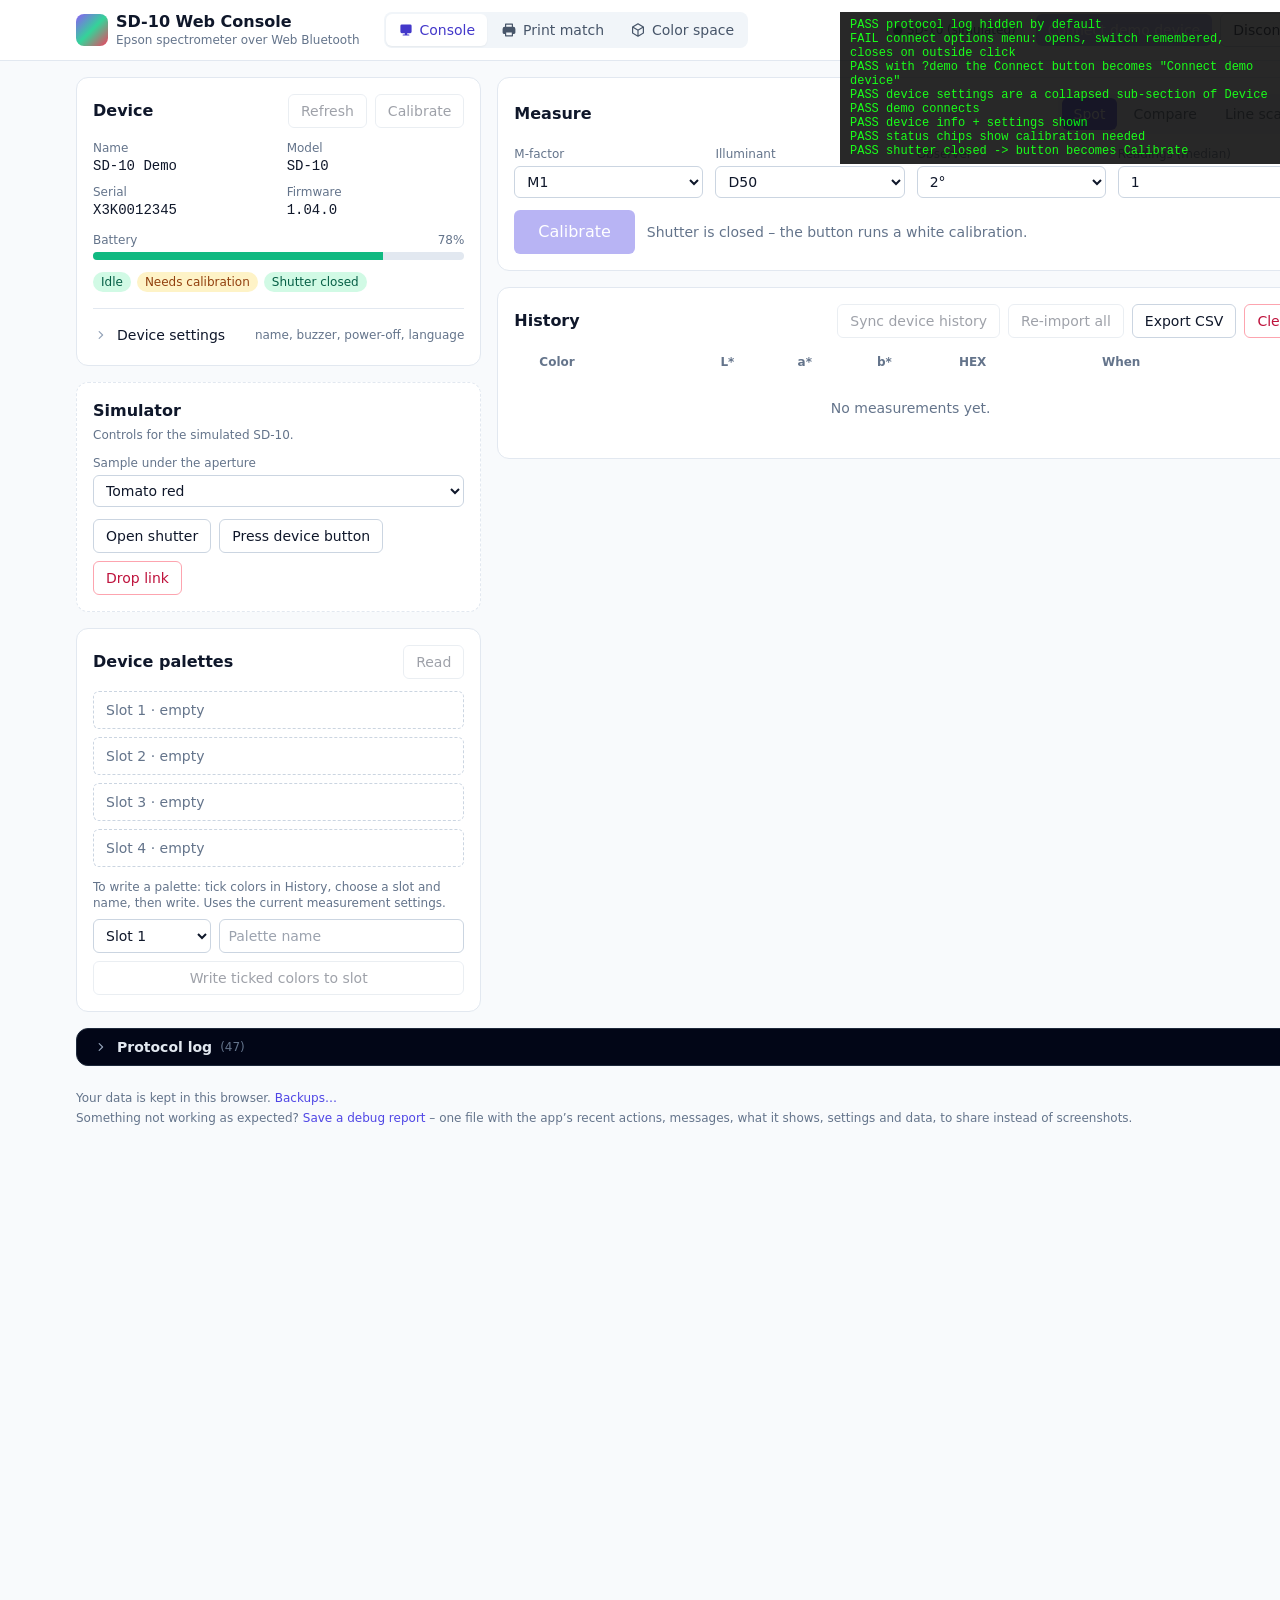
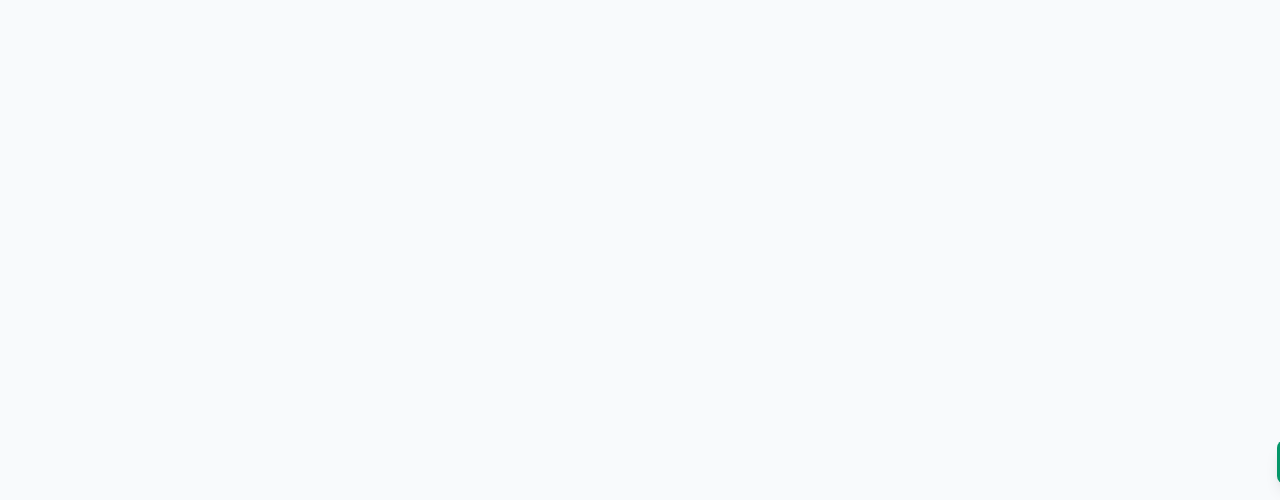
<file: test/ui-smoke.html>
<!doctype html>
<html lang="en">
<head>
  <meta charset="utf-8">
  <title>SD-10 UI smoke test</title>
  <style>
    body { margin: 0; font: 12px ui-monospace, monospace; }
    #out { position: fixed; top: 0; right: 0; z-index: 9; background: #111; color: #0f0; padding: 6px 10px; max-width: 420px; white-space: pre-wrap; opacity: .9; }
    iframe { border: 0; width: 1400px; height: 2100px; }
  </style>
</head>
<body>
  <pre id="out">running…</pre>
  <iframe id="app" src="../index.html?demo"></iframe>
  <script type="module">
    const out = document.getElementById('out');
    const lines = [];
    const log = (ok, msg) => { lines.push(`${ok ? 'PASS' : 'FAIL'} ${msg}`); out.textContent = lines.join('\n'); };
    const frame = document.getElementById('app');
    const state = (d) => d.querySelector('[role=tab][aria-selected=true]')?.dataset.mode;
    const sleep = (ms) => new Promise((r) => setTimeout(r, ms));
    async function until(fn, ms = 15000) { const t = Date.now(); while (Date.now() - t < ms) { if (fn()) return true; await sleep(50); } return false; }

    frame.onload = async () => {
      const w = frame.contentWindow, d = frame.contentDocument, $ = (id) => d.getElementById(id);
      await until(() => d.documentElement.dataset.ready === '1');
      const errors = [];
      w.addEventListener('error', (e) => errors.push(e.message));
      w.addEventListener('unhandledrejection', (e) => errors.push(String(e.reason)));
      try { w.localStorage.clear(); } catch {}
      log($('logBody').classList.contains('hidden'), 'protocol log hidden by default');
      $('btnConnectMenu').click();
      const menuOpen = !$('connectMenu').classList.contains('hidden');
      $('acceptAll').click();
      const dotOn = !$('acceptAllDot').classList.contains('hidden') && frame.contentWindow.localStorage.getItem('sd10.acceptAll') === '1';
      $('acceptAll').click();
      d.body.click();
      log(menuOpen && dotOn && $('connectMenu').classList.contains('hidden') && frame.contentWindow.localStorage.getItem('sd10.acceptAll') === '0', 'connect options menu: opens, switch remembered, closes on outside click');
      log(/Connect demo device/.test($('btnConnect').textContent) && $('btnConnectMenu').classList.contains('hidden'), 'with ?demo the Connect button becomes "Connect demo device"');
      log(!$('settingsPanel').open && d.getElementById('settingsPanel').contains($('settingsForm')), 'device settings are a collapsed sub-section of Device');
      await until(() => !$('btnConnect').disabled);
      $('btnConnect').click();
      log(await until(() => /simulated/.test($('connPill').textContent)), 'demo connects');
      log(await until(() => $('devSerial').textContent === 'X3K0012345' && $('setName').value === 'SD-10 Demo'), 'device info + settings shown');
      log(/Needs calibration/.test($('statusChips').textContent), 'status chips show calibration needed');

      $('demoShutter').click();
      const okCal = await until(() => $('btnMeasure').textContent === 'Calibrate' && !$('btnMeasure').disabled);
      log(okCal, 'shutter closed -> button becomes Calibrate' + (okCal ? '' : ` [label=${$('btnMeasure').textContent} disabled=${$('btnMeasure').disabled} chips=${$('statusChips').textContent} log=${[...d.getElementById('log').children].slice(-4).map((x) => x.textContent).join(' || ')}]`));
      $('btnMeasure').click();
      log(await until(() => /Calibrated/.test($('statusChips').textContent) && !$('btnMeasure').disabled), 'calibration via measure button');

      $('demoShutter').click();
      await until(() => $('btnMeasure').textContent === 'Measure' && !$('btnMeasure').disabled);
      $('btnMeasure').click();
      log(await until(() => !$('resultArea').classList.contains('hidden') && /L\*/.test($('resultValues').textContent) && !$('btnMeasure').disabled), 'spot measurement shows result');
      log(d.querySelectorAll('#histBody tr').length === 1, 'history has 1 row');
      const cmykOk = await until(() => { const r = [...$('resultValues').children].find((x) => /CMYK/.test(x.textContent)); return r && /C\s*[\d.]+\s*M\s*[\d.]+\s*Y\s*[\d.]+\s*K\s*[\d.]+/.test(r.textContent.replace(/\s+/g, ' ')); }, 20000);
      log(cmykOk, `CMYK row computed via ICC profile: ${[...$('resultValues').children].find((x) => /CMYK/.test(x.textContent))?.textContent.replace(/\s+/g, ' ').trim()}`);
      log($('chart').querySelectorAll('path').length >= 2, 'spectrum chart drawn');

      $('btnSetRef').click();
      log(state(d) === 'compare' && /PASS/.test($('verdict').textContent) && /0\.00/.test($('verdict').textContent), `"Use as reference" switches to Compare: ${$('verdict').textContent.replace(/\s+/g, ' ').trim()}`);
      $('demoSample').value = 'Sunflower'; $('demoSample').dispatchEvent(new Event('change'));
      $('btnMeasure').click();
      log(await until(() => /FAIL|PASS/.test($('verdict').textContent) && !$('btnMeasure').disabled), `compare verdict: ${$('verdict').textContent}`);

      d.querySelector('[data-mode=line]').click();
      $('mPatches').value = 6; $('mPatches').dispatchEvent(new Event('change'));
      $('btnMeasure').click();
      log(await until(() => !$('strip').classList.contains('hidden') && $('strip').children.length === 6 && !$('btnMeasure').disabled), 'line scan strip of 6');
      log(d.querySelectorAll('#histBody tr').length === 8, `history rows = ${d.querySelectorAll('#histBody tr').length}`);

      // History sync: first sync starts from identifier 0; the 2 saved spot/compare records are already local -> dedupe.
      $('btnSyncHistory').click();
      log(await until(() => /already in history/.test($('toast').textContent) && !$('btnSyncHistory').disabled), `history sync dedupes: ${$('toast').textContent}`);
      log(/HISTORY_CHECK get[\s\S]*\n?.*/.test($('log').textContent) && /00 43 13 11 05 00 00 00 01 00 00 00 00/.test($('log').textContent), 'first sync asks from identifier 0');
      log(d.querySelectorAll('#histBody tr').length === 8, 'no duplicate rows after sync');
      $('btnSyncHistory').click();
      log(await until(() => /No new measurements/.test($('toast').textContent) && !$('btnSyncHistory').disabled), 'second sync: nothing new');

      // Clear history, then sync: everything still stored on the device must come back.
      frame.contentWindow.confirm = () => true;
      $('btnClearHistory').click();
      log(d.querySelectorAll('#histBody tr').length === 0, 'history cleared');
      $('btnSyncHistory').click();
      log(await until(() => /imported 2 new/.test($('toast').textContent) && !$('btnSyncHistory').disabled), `sync after clear re-imports: ${$('toast').textContent}`);
      // Delete one entry, then Re-import all brings it back.
      d.querySelector('#histBody [data-act=del]').click();
      $('btnResyncAll').click();
      log(await until(() => /imported 1 new \(1 already/.test($('toast').textContent) && !$('btnResyncAll').disabled), `re-import all restores a deleted entry: ${$('toast').textContent}`);
      log(d.querySelectorAll('#histBody tr').length === 2, 'history back to 2 device rows');
      // Re-measure the line strip so the remaining steps have 8 rows to work with.
      $('btnMeasure').click();
      await until(() => !$('strip').classList.contains('hidden') && !$('btnMeasure').disabled && d.querySelectorAll('#histBody tr').length === 8);

      for (const cb of [...d.querySelectorAll('#histBody input[type=checkbox]')].slice(0, 4)) cb.click();
      $('groupName').value = 'Smoke palette';
      $('groupSlot').value = '2';
      $('btnWriteGroup').click();
      log(await until(() => /Smoke palette/.test($('groupList').textContent)), 'palette written to slot 2');

      $('setName').value = 'Renamed';
      $('setBuzzer').value = '2';
      $('btnApply').click();
      log(await until(() => $('devName').textContent === 'Renamed'), 'settings applied');

      // Custom ICC: upload a real CMYK profile and a bogus file.
      const iccBuf = await (await fetch('../icc/USWebCoatedSWOP.icc')).arrayBuffer();
      const put = (file) => { const dt = new DataTransfer(); dt.items.add(file); $('iccFile').files = dt.files; $('iccFile').dispatchEvent(new Event('change')); };
      put(new File([iccBuf], 'my-swop.icc'));
      log(await until(() => $('cmykProfile').value.startsWith('custom:') && !$('btnRemoveIcc').classList.contains('hidden')), `custom ICC added and selected: ${$('cmykProfile').value} [toast: ${$('toast').textContent}]`);
      log(await until(() => /C\s*[\d.]+\s*M/.test([...$('resultValues').children].find((x) => /CMYK/.test(x.textContent))?.textContent.replace(/\s+/g, ' ') || '')), 'CMYK computed with custom profile');
      put(new File(['hello'], 'notes.icc'));
      log(await until(() => /Could not use notes\.icc/.test($('toast').textContent)), `bad file rejected: ${$('toast').textContent}`);
      frame.contentWindow.confirm = () => true;
      $('btnRemoveIcc').click();
      log(await until(() => $('cmykProfile').value === 'EpsonWideCMYK_Ver2'), 'custom ICC removed');

      $('mIll').value = '1'; $('mIll').dispatchEvent(new Event('change'));
      log(/D65/.test($('resultValues').textContent), 'illuminant change re-renders result');

      log(d.getElementById('log').children.length > 40, `protocol log lines: ${d.getElementById('log').children.length}`);
      log(errors.length === 0, `no JS errors ${errors.join(' | ')}`);
      d.querySelector('[data-mode=compare]').click();
      d.getElementById('logAutoscroll').checked = false; d.getElementById('log').scrollTop = 0;
      const pass = lines.filter((l) => l.startsWith('PASS')).length;
      document.title = `${pass === lines.length ? 'ALL PASS' : 'FAILURES'} ${pass}/${lines.length}`;
      out.textContent += `\n${pass}/${lines.length}`;
    };
  </script>
</body>
</html>
</file>
<file: css/app.css>
*,:after,:before{--tw-border-spacing-x:0;--tw-border-spacing-y:0;--tw-translate-x:0;--tw-translate-y:0;--tw-rotate:0;--tw-skew-x:0;--tw-skew-y:0;--tw-scale-x:1;--tw-scale-y:1;--tw-pan-x: ;--tw-pan-y: ;--tw-pinch-zoom: ;--tw-scroll-snap-strictness:proximity;--tw-gradient-from-position: ;--tw-gradient-via-position: ;--tw-gradient-to-position: ;--tw-ordinal: ;--tw-slashed-zero: ;--tw-numeric-figure: ;--tw-numeric-spacing: ;--tw-numeric-fraction: ;--tw-ring-inset: ;--tw-ring-offset-width:0px;--tw-ring-offset-color:#fff;--tw-ring-color:rgba(59,130,246,.5);--tw-ring-offset-shadow:0 0 #0000;--tw-ring-shadow:0 0 #0000;--tw-shadow:0 0 #0000;--tw-shadow-colored:0 0 #0000;--tw-blur: ;--tw-brightness: ;--tw-contrast: ;--tw-grayscale: ;--tw-hue-rotate: ;--tw-invert: ;--tw-saturate: ;--tw-sepia: ;--tw-drop-shadow: ;--tw-backdrop-blur: ;--tw-backdrop-brightness: ;--tw-backdrop-contrast: ;--tw-backdrop-grayscale: ;--tw-backdrop-hue-rotate: ;--tw-backdrop-invert: ;--tw-backdrop-opacity: ;--tw-backdrop-saturate: ;--tw-backdrop-sepia: ;--tw-contain-size: ;--tw-contain-layout: ;--tw-contain-paint: ;--tw-contain-style: }::backdrop{--tw-border-spacing-x:0;--tw-border-spacing-y:0;--tw-translate-x:0;--tw-translate-y:0;--tw-rotate:0;--tw-skew-x:0;--tw-skew-y:0;--tw-scale-x:1;--tw-scale-y:1;--tw-pan-x: ;--tw-pan-y: ;--tw-pinch-zoom: ;--tw-scroll-snap-strictness:proximity;--tw-gradient-from-position: ;--tw-gradient-via-position: ;--tw-gradient-to-position: ;--tw-ordinal: ;--tw-slashed-zero: ;--tw-numeric-figure: ;--tw-numeric-spacing: ;--tw-numeric-fraction: ;--tw-ring-inset: ;--tw-ring-offset-width:0px;--tw-ring-offset-color:#fff;--tw-ring-color:rgba(59,130,246,.5);--tw-ring-offset-shadow:0 0 #0000;--tw-ring-shadow:0 0 #0000;--tw-shadow:0 0 #0000;--tw-shadow-colored:0 0 #0000;--tw-blur: ;--tw-brightness: ;--tw-contrast: ;--tw-grayscale: ;--tw-hue-rotate: ;--tw-invert: ;--tw-saturate: ;--tw-sepia: ;--tw-drop-shadow: ;--tw-backdrop-blur: ;--tw-backdrop-brightness: ;--tw-backdrop-contrast: ;--tw-backdrop-grayscale: ;--tw-backdrop-hue-rotate: ;--tw-backdrop-invert: ;--tw-backdrop-opacity: ;--tw-backdrop-saturate: ;--tw-backdrop-sepia: ;--tw-contain-size: ;--tw-contain-layout: ;--tw-contain-paint: ;--tw-contain-style: }
/*! tailwindcss v3.4.16 | MIT License | https://tailwindcss.com*/*,:after,:before{border:0 solid #e5e7eb;box-sizing:border-box}:after,:before{--tw-content:""}:host,html{line-height:1.5;-webkit-text-size-adjust:100%;font-family:ui-sans-serif,system-ui,sans-serif,Apple Color Emoji,Segoe UI Emoji,Segoe UI Symbol,Noto Color Emoji;font-feature-settings:normal;font-variation-settings:normal;-moz-tab-size:4;-o-tab-size:4;tab-size:4;-webkit-tap-highlight-color:transparent}body{line-height:inherit;margin:0}hr{border-top-width:1px;color:inherit;height:0}abbr:where([title]){-webkit-text-decoration:underline dotted;text-decoration:underline dotted}h1,h2,h3,h4,h5,h6{font-size:inherit;font-weight:inherit}a{color:inherit;text-decoration:inherit}b,strong{font-weight:bolder}code,kbd,pre,samp{font-family:ui-monospace,SFMono-Regular,Menlo,Monaco,Consolas,Liberation Mono,Courier New,monospace;font-feature-settings:normal;font-size:1em;font-variation-settings:normal}small{font-size:80%}sub,sup{font-size:75%;line-height:0;position:relative;vertical-align:baseline}sub{bottom:-.25em}sup{top:-.5em}table{border-collapse:collapse;border-color:inherit;text-indent:0}button,input,optgroup,select,textarea{color:inherit;font-family:inherit;font-feature-settings:inherit;font-size:100%;font-variation-settings:inherit;font-weight:inherit;letter-spacing:inherit;line-height:inherit;margin:0;padding:0}button,select{text-transform:none}button,input:where([type=button]),input:where([type=reset]),input:where([type=submit]){-webkit-appearance:button;background-color:transparent;background-image:none}:-moz-focusring{outline:auto}:-moz-ui-invalid{box-shadow:none}progress{vertical-align:baseline}::-webkit-inner-spin-button,::-webkit-outer-spin-button{height:auto}[type=search]{-webkit-appearance:textfield;outline-offset:-2px}::-webkit-search-decoration{-webkit-appearance:none}::-webkit-file-upload-button{-webkit-appearance:button;font:inherit}summary{display:list-item}blockquote,dd,dl,figure,h1,h2,h3,h4,h5,h6,hr,p,pre{margin:0}fieldset{margin:0}fieldset,legend{padding:0}menu,ol,ul{list-style:none;margin:0;padding:0}dialog{padding:0}textarea{resize:vertical}input::-moz-placeholder,textarea::-moz-placeholder{color:#9ca3af;opacity:1}input::placeholder,textarea::placeholder{color:#9ca3af;opacity:1}[role=button],button{cursor:pointer}:disabled{cursor:default}audio,canvas,embed,iframe,img,object,svg,video{display:block;vertical-align:middle}img,video{height:auto;max-width:100%}[hidden]:where(:not([hidden=until-found])){display:none}.card{border-radius:.75rem;border-width:1px;--tw-border-opacity:1;border-color:rgb(226 232 240/var(--tw-border-opacity,1));--tw-bg-opacity:1;background-color:rgb(255 255 255/var(--tw-bg-opacity,1));padding:.75rem}@media (min-width:640px){.card{padding:1rem}}@media (prefers-color-scheme:dark){.card{--tw-border-opacity:1;border-color:rgb(30 41 59/var(--tw-border-opacity,1));--tw-bg-opacity:1;background-color:rgb(15 23 42/var(--tw-bg-opacity,1))}}.label{display:block;font-size:.75rem;font-weight:500;line-height:1rem;margin-bottom:.25rem;--tw-text-opacity:1;color:rgb(100 116 139/var(--tw-text-opacity,1))}@media (prefers-color-scheme:dark){.label{--tw-text-opacity:1;color:rgb(148 163 184/var(--tw-text-opacity,1))}}.input{border-radius:.375rem;border-width:1px;width:100%;--tw-border-opacity:1;border-color:rgb(203 213 225/var(--tw-border-opacity,1));--tw-bg-opacity:1;background-color:rgb(255 255 255/var(--tw-bg-opacity,1));font-size:.875rem;line-height:1.25rem;padding:.375rem .5rem}.input:focus{outline:2px solid transparent;outline-offset:2px;--tw-ring-offset-shadow:var(--tw-ring-inset) 0 0 0 var(--tw-ring-offset-width) var(--tw-ring-offset-color);--tw-ring-shadow:var(--tw-ring-inset) 0 0 0 calc(2px + var(--tw-ring-offset-width)) var(--tw-ring-color);box-shadow:var(--tw-ring-offset-shadow),var(--tw-ring-shadow),var(--tw-shadow,0 0 #0000);--tw-ring-opacity:1;--tw-ring-color:rgb(99 102 241/var(--tw-ring-opacity,1))}@media (prefers-color-scheme:dark){.input{--tw-border-opacity:1;border-color:rgb(51 65 85/var(--tw-border-opacity,1));--tw-bg-opacity:1;background-color:rgb(30 41 59/var(--tw-bg-opacity,1))}}.\!btn{align-items:center;border-radius:.375rem;display:inline-flex;font-size:.875rem;font-weight:500;gap:.375rem;justify-content:center;line-height:1.25rem;padding:.375rem .75rem;transition-duration:.15s;transition-property:color,background-color,border-color,text-decoration-color,fill,stroke,opacity,box-shadow,transform,filter,-webkit-backdrop-filter;transition-property:color,background-color,border-color,text-decoration-color,fill,stroke,opacity,box-shadow,transform,filter,backdrop-filter;transition-property:color,background-color,border-color,text-decoration-color,fill,stroke,opacity,box-shadow,transform,filter,backdrop-filter,-webkit-backdrop-filter;transition-timing-function:cubic-bezier(.4,0,.2,1)}.\!btn:disabled{cursor:not-allowed;opacity:.4}.btn{align-items:center;border-radius:.375rem;display:inline-flex;font-size:.875rem;font-weight:500;gap:.375rem;justify-content:center;line-height:1.25rem;padding:.375rem .75rem;transition-duration:.15s;transition-property:color,background-color,border-color,text-decoration-color,fill,stroke,opacity,box-shadow,transform,filter,-webkit-backdrop-filter;transition-property:color,background-color,border-color,text-decoration-color,fill,stroke,opacity,box-shadow,transform,filter,backdrop-filter;transition-property:color,background-color,border-color,text-decoration-color,fill,stroke,opacity,box-shadow,transform,filter,backdrop-filter,-webkit-backdrop-filter;transition-timing-function:cubic-bezier(.4,0,.2,1)}.btn:disabled{cursor:not-allowed;opacity:.4}.btn-primary{--tw-bg-opacity:1;background-color:rgb(79 70 229/var(--tw-bg-opacity,1));--tw-text-opacity:1;color:rgb(255 255 255/var(--tw-text-opacity,1))}.btn-primary:hover{--tw-bg-opacity:1;background-color:rgb(99 102 241/var(--tw-bg-opacity,1))}.btn-ghost{border-width:1px;--tw-border-opacity:1;border-color:rgb(203 213 225/var(--tw-border-opacity,1))}.btn-ghost:hover{--tw-bg-opacity:1;background-color:rgb(241 245 249/var(--tw-bg-opacity,1))}@media (prefers-color-scheme:dark){.btn-ghost{--tw-border-opacity:1;border-color:rgb(51 65 85/var(--tw-border-opacity,1))}.btn-ghost:hover{--tw-bg-opacity:1;background-color:rgb(30 41 59/var(--tw-bg-opacity,1))}}.btn-danger{border-width:1px;--tw-border-opacity:1;border-color:rgb(253 164 175/var(--tw-border-opacity,1));--tw-text-opacity:1;color:rgb(190 18 60/var(--tw-text-opacity,1))}.btn-danger:hover{--tw-bg-opacity:1;background-color:rgb(255 241 242/var(--tw-bg-opacity,1))}@media (prefers-color-scheme:dark){.btn-danger{--tw-border-opacity:1;border-color:rgb(159 18 57/var(--tw-border-opacity,1));--tw-text-opacity:1;color:rgb(253 164 175/var(--tw-text-opacity,1))}.btn-danger:hover{--tw-bg-opacity:1;background-color:rgb(76 5 25/var(--tw-bg-opacity,1))}}.chip{align-items:center;border-radius:9999px;display:inline-flex;flex-shrink:0;font-size:.75rem;font-weight:500;gap:.25rem;line-height:1rem;padding:.125rem .5rem;white-space:nowrap}.tab{border-radius:.375rem;font-size:.875rem;line-height:1.25rem;padding:.375rem .75rem;--tw-text-opacity:1;color:rgb(71 85 105/var(--tw-text-opacity,1))}@media (prefers-color-scheme:dark){.tab{--tw-text-opacity:1;color:rgb(203 213 225/var(--tw-text-opacity,1))}}.tab[aria-selected=true]{--tw-bg-opacity:1;background-color:rgb(79 70 229/var(--tw-bg-opacity,1));--tw-text-opacity:1;color:rgb(255 255 255/var(--tw-text-opacity,1))}.seg-group{align-items:center;border-radius:.5rem;gap:.125rem;--tw-bg-opacity:1;background-color:rgb(241 245 249/var(--tw-bg-opacity,1));padding:.125rem}@media (prefers-color-scheme:dark){.seg-group{--tw-bg-opacity:1;background-color:rgb(30 41 59/var(--tw-bg-opacity,1))}}.seg{align-items:center;border-radius:.375rem;display:inline-flex;font-size:.875rem;font-weight:500;gap:.375rem;line-height:1.25rem;padding:.375rem .75rem;--tw-text-opacity:1;color:rgb(71 85 105/var(--tw-text-opacity,1));transition-duration:.15s;transition-property:color,background-color,border-color,text-decoration-color,fill,stroke;transition-timing-function:cubic-bezier(.4,0,.2,1)}.seg:hover{--tw-text-opacity:1;color:rgb(15 23 42/var(--tw-text-opacity,1))}@media (prefers-color-scheme:dark){.seg{color:rgb(203 213 225/var(--tw-text-opacity,1))}.seg,.seg:hover{--tw-text-opacity:1}.seg:hover{color:rgb(255 255 255/var(--tw-text-opacity,1))}}.seg[aria-current=page]{--tw-bg-opacity:1;background-color:rgb(255 255 255/var(--tw-bg-opacity,1));--tw-text-opacity:1;color:rgb(67 56 202/var(--tw-text-opacity,1));--tw-shadow:0 1px 2px 0 rgba(0,0,0,.05);--tw-shadow-colored:0 1px 2px 0 var(--tw-shadow-color);box-shadow:var(--tw-ring-offset-shadow,0 0 #0000),var(--tw-ring-shadow,0 0 #0000),var(--tw-shadow)}@media (prefers-color-scheme:dark){.seg[aria-current=page]{--tw-bg-opacity:1;background-color:rgb(51 65 85/var(--tw-bg-opacity,1));--tw-text-opacity:1;color:rgb(255 255 255/var(--tw-text-opacity,1))}}.kv dt{font-size:.75rem;line-height:1rem;--tw-text-opacity:1;color:rgb(100 116 139/var(--tw-text-opacity,1))}@media (prefers-color-scheme:dark){.kv dt{--tw-text-opacity:1;color:rgb(148 163 184/var(--tw-text-opacity,1))}}.kv dd{font-family:ui-monospace,SFMono-Regular,Menlo,Monaco,Consolas,Liberation Mono,Courier New,monospace;font-size:.875rem;line-height:1.25rem;--tw-numeric-spacing:tabular-nums;font-variant-numeric:var(--tw-ordinal) var(--tw-slashed-zero) var(--tw-numeric-figure) var(--tw-numeric-spacing) var(--tw-numeric-fraction)}.sr-only{height:1px;margin:-1px;overflow:hidden;padding:0;position:absolute;width:1px;clip:rect(0,0,0,0);border-width:0;white-space:nowrap}.pointer-events-none{pointer-events:none}.\!visible{visibility:visible!important}.visible{visibility:visible}.static{position:static}.\!fixed{position:fixed!important}.fixed{position:fixed}.absolute{position:absolute}.relative{position:relative}.sticky{position:sticky}.\!inset-0{inset:0!important}.inset-0{inset:0}.inset-y-0{bottom:0;top:0}.-right-1{right:-.25rem}.-top-1{top:-.25rem}.bottom-0{bottom:0}.bottom-4{bottom:1rem}.left-0{left:0}.left-0\.5{left:.125rem}.left-2{left:.5rem}.left-4{left:1rem}.right-0{right:0}.right-2{right:.5rem}.right-4{right:1rem}.top-0{top:0}.top-0\.5{top:.125rem}.top-2{top:.5rem}.top-full{top:100%}.\!z-50{z-index:50!important}.z-10{z-index:10}.z-20{z-index:20}.z-30{z-index:30}.order-1{order:1}.order-2{order:2}.order-3{order:3}.order-4{order:4}.col-span-2{grid-column:span 2/span 2}.col-span-4{grid-column:span 4/span 4}.m-0{margin:0}.mx-auto{margin-left:auto;margin-right:auto}.\!mb-0\.5{margin-bottom:.125rem!important}.mb-1{margin-bottom:.25rem}.mb-3{margin-bottom:.75rem}.mb-4{margin-bottom:1rem}.ml-auto{margin-left:auto}.mr-2{margin-right:.5rem}.mr-auto{margin-right:auto}.mt-0\.5{margin-top:.125rem}.mt-1{margin-top:.25rem}.mt-1\.5{margin-top:.375rem}.mt-2{margin-top:.5rem}.mt-3{margin-top:.75rem}.mt-4{margin-top:1rem}.mt-5{margin-top:1.25rem}.mt-auto{margin-top:auto}.block{display:block}.inline-block{display:inline-block}.inline{display:inline}.flex{display:flex}.inline-flex{display:inline-flex}.table{display:table}.grid{display:grid}.hidden{display:none}.\!aspect-auto{aspect-ratio:auto!important}.aspect-\[4\/3\]{aspect-ratio:4/3}.\!h-auto{height:auto!important}.h-10{height:2.5rem}.h-2{height:.5rem}.h-2\.5{height:.625rem}.h-24{height:6rem}.h-28{height:7rem}.h-3{height:.75rem}.h-4{height:1rem}.h-5{height:1.25rem}.h-6{height:1.5rem}.h-72{height:18rem}.h-8{height:2rem}.h-auto{height:auto}.h-full{height:100%}.\!max-h-none{max-height:none!important}.max-h-72{max-height:18rem}.max-h-96{max-height:24rem}.max-h-\[21rem\]{max-height:21rem}.max-h-\[240px\]{max-height:240px}.max-h-\[28rem\]{max-height:28rem}.max-h-\[calc\(100vh-13rem\)\]{max-height:calc(100vh - 13rem)}.max-h-\[calc\(100vh-18rem\)\]{max-height:calc(100vh - 18rem)}.min-h-0{min-height:0}.min-h-\[124px\]{min-height:124px}.min-h-\[440px\]{min-height:440px}.min-h-\[5rem\]{min-height:5rem}.\!w-40{width:10rem!important}.w-0{width:0}.w-10{width:2.5rem}.w-12{width:3rem}.w-2\.5{width:.625rem}.w-3{width:.75rem}.w-4{width:1rem}.w-5{width:1.25rem}.w-56{width:14rem}.w-6{width:1.5rem}.w-64{width:16rem}.w-72{width:18rem}.w-8{width:2rem}.w-9{width:2.25rem}.w-\[min\(30rem\2c calc\(100vw-2rem\)\)\]{width:min(30rem,calc(100vw - 2rem))}.w-\[min\(32rem\2c calc\(100vw-2rem\)\)\]{width:min(32rem,calc(100vw - 2rem))}.w-full{width:100%}.min-w-0{min-width:0}.min-w-\[10rem\]{min-width:10rem}.min-w-\[14rem\]{min-width:14rem}.max-w-4xl{max-width:56rem}.max-w-7xl{max-width:80rem}.max-w-\[45\%\]{max-width:45%}.max-w-\[60\%\]{max-width:60%}.max-w-\[calc\(100vw-2rem\)\]{max-width:calc(100vw - 2rem)}.max-w-md{max-width:28rem}.max-w-xs{max-width:20rem}.flex-1{flex:1 1 0%}.flex-none{flex:none}.shrink-0{flex-shrink:0}.grow{flex-grow:1}.rotate-90{--tw-rotate:90deg;transform:translate(var(--tw-translate-x),var(--tw-translate-y)) rotate(var(--tw-rotate)) skewX(var(--tw-skew-x)) skewY(var(--tw-skew-y)) scaleX(var(--tw-scale-x)) scaleY(var(--tw-scale-y))}.cursor-grab{cursor:grab}.cursor-grabbing{cursor:grabbing}.cursor-pointer{cursor:pointer}.touch-none{touch-action:none}.select-none{-webkit-user-select:none;-moz-user-select:none;user-select:none}.resize{resize:both}.list-none{list-style-type:none}.grid-cols-1{grid-template-columns:repeat(1,minmax(0,1fr))}.grid-cols-2{grid-template-columns:repeat(2,minmax(0,1fr))}.grid-cols-3{grid-template-columns:repeat(3,minmax(0,1fr))}.grid-cols-4{grid-template-columns:repeat(4,minmax(0,1fr))}.grid-cols-6{grid-template-columns:repeat(6,minmax(0,1fr))}.grid-cols-\[1fr\2c auto\]{grid-template-columns:1fr auto}.grid-cols-\[3\.75rem\2c 1fr\]{grid-template-columns:3.75rem 1fr}.grid-cols-\[auto\2c minmax\(0\2c 1fr\)\]{grid-template-columns:auto minmax(0,1fr)}.grid-cols-\[repeat\(auto-fill\2c minmax\(2rem\2c 1fr\)\)\]{grid-template-columns:repeat(auto-fill,minmax(2rem,1fr))}.grid-cols-\[repeat\(auto-fill\2c minmax\(4\.25rem\2c 1fr\)\)\]{grid-template-columns:repeat(auto-fill,minmax(4.25rem,1fr))}.flex-col{flex-direction:column}.flex-wrap{flex-wrap:wrap}.place-items-center{place-items:center}.content-center{align-content:center}.items-start{align-items:flex-start}.items-end{align-items:flex-end}.items-center{align-items:center}.items-baseline{align-items:baseline}.items-stretch{align-items:stretch}.justify-end{justify-content:flex-end}.justify-between{justify-content:space-between}.gap-1{gap:.25rem}.gap-1\.5{gap:.375rem}.gap-2{gap:.5rem}.gap-3{gap:.75rem}.gap-4{gap:1rem}.gap-x-2{-moz-column-gap:.5rem;column-gap:.5rem}.gap-x-3{-moz-column-gap:.75rem;column-gap:.75rem}.gap-x-4{-moz-column-gap:1rem;column-gap:1rem}.gap-x-6{-moz-column-gap:1.5rem;column-gap:1.5rem}.gap-y-0\.5{row-gap:.125rem}.gap-y-1{row-gap:.25rem}.gap-y-2{row-gap:.5rem}.gap-y-3{row-gap:.75rem}.space-y-1>:not([hidden])~:not([hidden]){--tw-space-y-reverse:0;margin-bottom:calc(.25rem*var(--tw-space-y-reverse));margin-top:calc(.25rem*(1 - var(--tw-space-y-reverse)))}.space-y-1\.5>:not([hidden])~:not([hidden]){--tw-space-y-reverse:0;margin-bottom:calc(.375rem*var(--tw-space-y-reverse));margin-top:calc(.375rem*(1 - var(--tw-space-y-reverse)))}.space-y-2>:not([hidden])~:not([hidden]){--tw-space-y-reverse:0;margin-bottom:calc(.5rem*var(--tw-space-y-reverse));margin-top:calc(.5rem*(1 - var(--tw-space-y-reverse)))}.space-y-3>:not([hidden])~:not([hidden]){--tw-space-y-reverse:0;margin-bottom:calc(.75rem*var(--tw-space-y-reverse));margin-top:calc(.75rem*(1 - var(--tw-space-y-reverse)))}.space-y-4>:not([hidden])~:not([hidden]){--tw-space-y-reverse:0;margin-bottom:calc(1rem*var(--tw-space-y-reverse));margin-top:calc(1rem*(1 - var(--tw-space-y-reverse)))}.divide-y>:not([hidden])~:not([hidden]){--tw-divide-y-reverse:0;border-bottom-width:calc(1px*var(--tw-divide-y-reverse));border-top-width:calc(1px*(1 - var(--tw-divide-y-reverse)))}.divide-slate-200>:not([hidden])~:not([hidden]){--tw-divide-opacity:1;border-color:rgb(226 232 240/var(--tw-divide-opacity,1))}.self-stretch{align-self:stretch}.overflow-auto{overflow:auto}.overflow-hidden{overflow:hidden}.overflow-x-auto{overflow-x:auto}.overflow-y-auto{overflow-y:auto}.truncate{overflow:hidden;text-overflow:ellipsis}.truncate,.whitespace-nowrap{white-space:nowrap}.whitespace-pre-wrap{white-space:pre-wrap}.break-all{word-break:break-all}.rounded{border-radius:.25rem}.rounded-full{border-radius:9999px}.rounded-lg{border-radius:.5rem}.rounded-md{border-radius:.375rem}.rounded-sm{border-radius:.125rem}.rounded-xl{border-radius:.75rem}.\!rounded-l-none{border-bottom-left-radius:0!important;border-top-left-radius:0!important}.\!rounded-r-none{border-bottom-right-radius:0!important;border-top-right-radius:0!important}.rounded-tl{border-top-left-radius:.25rem}.border{border-width:1px}.border-b{border-bottom-width:1px}.border-l{border-left-width:1px}.border-t{border-top-width:1px}.border-dashed{border-style:dashed}.border-indigo-400\/40{border-color:rgba(129,140,248,.4)}.border-slate-100{--tw-border-opacity:1;border-color:rgb(241 245 249/var(--tw-border-opacity,1))}.border-slate-200{--tw-border-opacity:1;border-color:rgb(226 232 240/var(--tw-border-opacity,1))}.border-slate-300{--tw-border-opacity:1;border-color:rgb(203 213 225/var(--tw-border-opacity,1))}.border-slate-700{--tw-border-opacity:1;border-color:rgb(51 65 85/var(--tw-border-opacity,1))}.border-slate-800{--tw-border-opacity:1;border-color:rgb(30 41 59/var(--tw-border-opacity,1))}.\!bg-indigo-600{--tw-bg-opacity:1!important;background-color:rgb(79 70 229/var(--tw-bg-opacity,1))!important}.bg-amber-100{--tw-bg-opacity:1;background-color:rgb(254 243 199/var(--tw-bg-opacity,1))}.bg-amber-400{--tw-bg-opacity:1;background-color:rgb(251 191 36/var(--tw-bg-opacity,1))}.bg-amber-50{--tw-bg-opacity:1;background-color:rgb(255 251 235/var(--tw-bg-opacity,1))}.bg-amber-500{--tw-bg-opacity:1;background-color:rgb(245 158 11/var(--tw-bg-opacity,1))}.bg-emerald-100{--tw-bg-opacity:1;background-color:rgb(209 250 229/var(--tw-bg-opacity,1))}.bg-emerald-50{--tw-bg-opacity:1;background-color:rgb(236 253 245/var(--tw-bg-opacity,1))}.bg-emerald-500{--tw-bg-opacity:1;background-color:rgb(16 185 129/var(--tw-bg-opacity,1))}.bg-emerald-600{--tw-bg-opacity:1;background-color:rgb(5 150 105/var(--tw-bg-opacity,1))}.bg-indigo-50{--tw-bg-opacity:1;background-color:rgb(238 242 255/var(--tw-bg-opacity,1))}.bg-indigo-50\/50{background-color:rgba(238,242,255,.5)}.bg-indigo-500\/10{background-color:rgba(99,102,241,.1)}.bg-indigo-600{--tw-bg-opacity:1;background-color:rgb(79 70 229/var(--tw-bg-opacity,1))}.bg-rose-100{--tw-bg-opacity:1;background-color:rgb(255 228 230/var(--tw-bg-opacity,1))}.bg-rose-50{--tw-bg-opacity:1;background-color:rgb(255 241 242/var(--tw-bg-opacity,1))}.bg-rose-500{--tw-bg-opacity:1;background-color:rgb(244 63 94/var(--tw-bg-opacity,1))}.bg-rose-600{--tw-bg-opacity:1;background-color:rgb(225 29 72/var(--tw-bg-opacity,1))}.bg-slate-100{--tw-bg-opacity:1;background-color:rgb(241 245 249/var(--tw-bg-opacity,1))}.bg-slate-200{--tw-bg-opacity:1;background-color:rgb(226 232 240/var(--tw-bg-opacity,1))}.bg-slate-300{--tw-bg-opacity:1;background-color:rgb(203 213 225/var(--tw-bg-opacity,1))}.bg-slate-50{--tw-bg-opacity:1;background-color:rgb(248 250 252/var(--tw-bg-opacity,1))}.bg-slate-800{--tw-bg-opacity:1;background-color:rgb(30 41 59/var(--tw-bg-opacity,1))}.bg-slate-900\/90{background-color:rgba(15,23,42,.9)}.bg-slate-950{--tw-bg-opacity:1;background-color:rgb(2 6 23/var(--tw-bg-opacity,1))}.bg-white{--tw-bg-opacity:1;background-color:rgb(255 255 255/var(--tw-bg-opacity,1))}.bg-white\/80{background-color:hsla(0,0%,100%,.8)}.bg-white\/85{background-color:hsla(0,0%,100%,.85)}.bg-white\/90{background-color:hsla(0,0%,100%,.9)}.bg-gradient-to-br{background-image:linear-gradient(to bottom right,var(--tw-gradient-stops))}.from-violet-500{--tw-gradient-from:#8b5cf6 var(--tw-gradient-from-position);--tw-gradient-to:rgba(139,92,246,0) var(--tw-gradient-to-position);--tw-gradient-stops:var(--tw-gradient-from),var(--tw-gradient-to)}.via-emerald-400{--tw-gradient-to:rgba(52,211,153,0) var(--tw-gradient-to-position);--tw-gradient-stops:var(--tw-gradient-from),#34d399 var(--tw-gradient-via-position),var(--tw-gradient-to)}.to-rose-500{--tw-gradient-to:#f43f5e var(--tw-gradient-to-position)}.fill-slate-500{fill:#64748b}.stroke-slate-200{stroke:#e2e8f0}.stroke-slate-500{stroke:#64748b}.\!p-0{padding:0!important}.p-0\.5{padding:.125rem}.p-1{padding:.25rem}.p-1\.5{padding:.375rem}.p-2{padding:.5rem}.p-3{padding:.75rem}.p-8{padding:2rem}.\!px-1\.5{padding-left:.375rem!important;padding-right:.375rem!important}.\!px-2{padding-left:.5rem!important;padding-right:.5rem!important}.\!px-2\.5{padding-left:.625rem!important;padding-right:.625rem!important}.\!py-0{padding-bottom:0!important;padding-top:0!important}.\!py-1{padding-bottom:.25rem!important;padding-top:.25rem!important}.px-0\.5{padding-left:.125rem;padding-right:.125rem}.px-1{padding-left:.25rem;padding-right:.25rem}.px-2{padding-left:.5rem;padding-right:.5rem}.px-3{padding-left:.75rem;padding-right:.75rem}.px-4{padding-left:1rem;padding-right:1rem}.px-6{padding-left:1.5rem;padding-right:1.5rem}.py-0\.5{padding-bottom:.125rem;padding-top:.125rem}.py-1{padding-bottom:.25rem;padding-top:.25rem}.py-1\.5{padding-bottom:.375rem;padding-top:.375rem}.py-2{padding-bottom:.5rem;padding-top:.5rem}.py-2\.5{padding-bottom:.625rem;padding-top:.625rem}.py-3{padding-bottom:.75rem;padding-top:.75rem}.py-4{padding-bottom:1rem;padding-top:1rem}.py-6{padding-bottom:1.5rem;padding-top:1.5rem}.pb-0\.5{padding-bottom:.125rem}.pb-2{padding-bottom:.5rem}.pb-6{padding-bottom:1.5rem}.pt-1{padding-top:.25rem}.pt-2{padding-top:.5rem}.pt-3{padding-top:.75rem}.pt-4{padding-top:1rem}.text-left{text-align:left}.text-center{text-align:center}.text-right{text-align:right}.align-middle{vertical-align:middle}.font-mono{font-family:ui-monospace,SFMono-Regular,Menlo,Monaco,Consolas,Liberation Mono,Courier New,monospace}.text-2xl{font-size:1.5rem;line-height:2rem}.text-\[10px\]{font-size:10px}.text-\[11px\]{font-size:11px}.text-\[9px\]{font-size:9px}.text-base{font-size:1rem;line-height:1.5rem}.text-sm{font-size:.875rem;line-height:1.25rem}.text-xl{font-size:1.25rem;line-height:1.75rem}.text-xs{font-size:.75rem;line-height:1rem}.font-bold{font-weight:700}.font-medium{font-weight:500}.font-normal{font-weight:400}.font-semibold{font-weight:600}.tabular-nums{--tw-numeric-spacing:tabular-nums;font-variant-numeric:var(--tw-ordinal) var(--tw-slashed-zero) var(--tw-numeric-figure) var(--tw-numeric-spacing) var(--tw-numeric-fraction)}.leading-4{line-height:1rem}.leading-5{line-height:1.25rem}.leading-none{line-height:1}.leading-tight{line-height:1.25}.tracking-wide{letter-spacing:.025em}.\!text-white{--tw-text-opacity:1!important;color:rgb(255 255 255/var(--tw-text-opacity,1))!important}.text-amber-600{--tw-text-opacity:1;color:rgb(217 119 6/var(--tw-text-opacity,1))}.text-amber-800{--tw-text-opacity:1;color:rgb(146 64 14/var(--tw-text-opacity,1))}.text-emerald-600{--tw-text-opacity:1;color:rgb(5 150 105/var(--tw-text-opacity,1))}.text-emerald-800{--tw-text-opacity:1;color:rgb(6 95 70/var(--tw-text-opacity,1))}.text-indigo-500{--tw-text-opacity:1;color:rgb(99 102 241/var(--tw-text-opacity,1))}.text-indigo-600{--tw-text-opacity:1;color:rgb(79 70 229/var(--tw-text-opacity,1))}.text-indigo-700{--tw-text-opacity:1;color:rgb(67 56 202/var(--tw-text-opacity,1))}.text-rose-600{--tw-text-opacity:1;color:rgb(225 29 72/var(--tw-text-opacity,1))}.text-rose-700{--tw-text-opacity:1;color:rgb(190 18 60/var(--tw-text-opacity,1))}.text-rose-800{--tw-text-opacity:1;color:rgb(159 18 57/var(--tw-text-opacity,1))}.text-slate-200{--tw-text-opacity:1;color:rgb(226 232 240/var(--tw-text-opacity,1))}.text-slate-300{--tw-text-opacity:1;color:rgb(203 213 225/var(--tw-text-opacity,1))}.text-slate-400{--tw-text-opacity:1;color:rgb(148 163 184/var(--tw-text-opacity,1))}.text-slate-500{--tw-text-opacity:1;color:rgb(100 116 139/var(--tw-text-opacity,1))}.text-slate-600{--tw-text-opacity:1;color:rgb(71 85 105/var(--tw-text-opacity,1))}.text-slate-700{--tw-text-opacity:1;color:rgb(51 65 85/var(--tw-text-opacity,1))}.text-slate-900{--tw-text-opacity:1;color:rgb(15 23 42/var(--tw-text-opacity,1))}.text-white{--tw-text-opacity:1;color:rgb(255 255 255/var(--tw-text-opacity,1))}.underline{text-decoration-line:underline}.antialiased{-webkit-font-smoothing:antialiased;-moz-osx-font-smoothing:grayscale}.opacity-40{opacity:.4}.opacity-75{opacity:.75}.shadow{--tw-shadow:0 1px 3px 0 rgba(0,0,0,.1),0 1px 2px -1px rgba(0,0,0,.1);--tw-shadow-colored:0 1px 3px 0 var(--tw-shadow-color),0 1px 2px -1px var(--tw-shadow-color)}.shadow,.shadow-lg{box-shadow:var(--tw-ring-offset-shadow,0 0 #0000),var(--tw-ring-shadow,0 0 #0000),var(--tw-shadow)}.shadow-lg{--tw-shadow:0 10px 15px -3px rgba(0,0,0,.1),0 4px 6px -4px rgba(0,0,0,.1);--tw-shadow-colored:0 10px 15px -3px var(--tw-shadow-color),0 4px 6px -4px var(--tw-shadow-color)}.shadow-sm{--tw-shadow:0 1px 2px 0 rgba(0,0,0,.05);--tw-shadow-colored:0 1px 2px 0 var(--tw-shadow-color)}.shadow-sm,.shadow-xl{box-shadow:var(--tw-ring-offset-shadow,0 0 #0000),var(--tw-ring-shadow,0 0 #0000),var(--tw-shadow)}.shadow-xl{--tw-shadow:0 20px 25px -5px rgba(0,0,0,.1),0 8px 10px -6px rgba(0,0,0,.1);--tw-shadow-colored:0 20px 25px -5px var(--tw-shadow-color),0 8px 10px -6px var(--tw-shadow-color)}.outline-dashed{outline-style:dashed}.outline-1{outline-width:1px}.outline-2{outline-width:2px}.outline-offset-\[-3px\]{outline-offset:-3px}.outline-indigo-500{outline-color:#6366f1}.outline-slate-400{outline-color:#94a3b8}.ring{--tw-ring-offset-shadow:var(--tw-ring-inset) 0 0 0 var(--tw-ring-offset-width) var(--tw-ring-offset-color);--tw-ring-shadow:var(--tw-ring-inset) 0 0 0 calc(3px + var(--tw-ring-offset-width)) var(--tw-ring-color)}.ring,.ring-1{box-shadow:var(--tw-ring-offset-shadow),var(--tw-ring-shadow),var(--tw-shadow,0 0 #0000)}.ring-1{--tw-ring-offset-shadow:var(--tw-ring-inset) 0 0 0 var(--tw-ring-offset-width) var(--tw-ring-offset-color);--tw-ring-shadow:var(--tw-ring-inset) 0 0 0 calc(1px + var(--tw-ring-offset-width)) var(--tw-ring-color)}.ring-2{--tw-ring-offset-shadow:var(--tw-ring-inset) 0 0 0 var(--tw-ring-offset-width) var(--tw-ring-offset-color);--tw-ring-shadow:var(--tw-ring-inset) 0 0 0 calc(2px + var(--tw-ring-offset-width)) var(--tw-ring-color);box-shadow:var(--tw-ring-offset-shadow),var(--tw-ring-shadow),var(--tw-shadow,0 0 #0000)}.ring-inset{--tw-ring-inset:inset}.ring-amber-600\/20{--tw-ring-color:rgba(217,119,6,.2)}.ring-black\/10{--tw-ring-color:rgba(0,0,0,.1)}.ring-black\/20{--tw-ring-color:rgba(0,0,0,.2)}.ring-indigo-500{--tw-ring-opacity:1;--tw-ring-color:rgb(99 102 241/var(--tw-ring-opacity,1))}.ring-rose-600\/20{--tw-ring-color:rgba(225,29,72,.2)}.ring-slate-200{--tw-ring-opacity:1;--tw-ring-color:rgb(226 232 240/var(--tw-ring-opacity,1))}.ring-slate-300{--tw-ring-opacity:1;--tw-ring-color:rgb(203 213 225/var(--tw-ring-opacity,1))}.ring-white{--tw-ring-opacity:1;--tw-ring-color:rgb(255 255 255/var(--tw-ring-opacity,1))}.ring-white\/40{--tw-ring-color:hsla(0,0%,100%,.4)}.invert{--tw-invert:invert(100%)}.filter,.invert{filter:var(--tw-blur) var(--tw-brightness) var(--tw-contrast) var(--tw-grayscale) var(--tw-hue-rotate) var(--tw-invert) var(--tw-saturate) var(--tw-sepia) var(--tw-drop-shadow)}.backdrop-blur{--tw-backdrop-blur:blur(8px);-webkit-backdrop-filter:var(--tw-backdrop-blur) var(--tw-backdrop-brightness) var(--tw-backdrop-contrast) var(--tw-backdrop-grayscale) var(--tw-backdrop-hue-rotate) var(--tw-backdrop-invert) var(--tw-backdrop-opacity) var(--tw-backdrop-saturate) var(--tw-backdrop-sepia);backdrop-filter:var(--tw-backdrop-blur) var(--tw-backdrop-brightness) var(--tw-backdrop-contrast) var(--tw-backdrop-grayscale) var(--tw-backdrop-hue-rotate) var(--tw-backdrop-invert) var(--tw-backdrop-opacity) var(--tw-backdrop-saturate) var(--tw-backdrop-sepia)}.transition-all{transition-duration:.15s;transition-property:all;transition-timing-function:cubic-bezier(.4,0,.2,1)}.transition-colors{transition-duration:.15s;transition-property:color,background-color,border-color,text-decoration-color,fill,stroke;transition-timing-function:cubic-bezier(.4,0,.2,1)}.transition-transform{transition-duration:.15s;transition-property:transform;transition-timing-function:cubic-bezier(.4,0,.2,1)}#log .tx{color:#7dd3fc}#log .rx{color:#86efac}#log .ev{color:#fcd34d}#log .raw{color:#94a3b8}#log .err{color:#fca5a5}.backdrop\:bg-slate-950\/50::backdrop{background-color:rgba(2,6,23,.5)}.last\:border-0:last-child{border-width:0}.hover\:bg-rose-50:hover{--tw-bg-opacity:1;background-color:rgb(255 241 242/var(--tw-bg-opacity,1))}.hover\:bg-slate-100:hover{--tw-bg-opacity:1;background-color:rgb(241 245 249/var(--tw-bg-opacity,1))}.hover\:bg-slate-50:hover{--tw-bg-opacity:1;background-color:rgb(248 250 252/var(--tw-bg-opacity,1))}.hover\:bg-slate-800:hover{--tw-bg-opacity:1;background-color:rgb(30 41 59/var(--tw-bg-opacity,1))}.hover\:text-slate-800:hover{--tw-text-opacity:1;color:rgb(30 41 59/var(--tw-text-opacity,1))}.hover\:underline:hover{text-decoration-line:underline}.disabled\:no-underline:disabled{text-decoration-line:none}.disabled\:opacity-40:disabled{opacity:.4}.group[open] .group-open\:rotate-90{--tw-rotate:90deg;transform:translate(var(--tw-translate-x),var(--tw-translate-y)) rotate(var(--tw-rotate)) skewX(var(--tw-skew-x)) skewY(var(--tw-skew-y)) scaleX(var(--tw-scale-x)) scaleY(var(--tw-scale-y))}.group:hover .group-hover\:underline{text-decoration-line:underline}.peer:checked~.peer-checked\:translate-x-4{--tw-translate-x:1rem;transform:translate(var(--tw-translate-x),var(--tw-translate-y)) rotate(var(--tw-rotate)) skewX(var(--tw-skew-x)) skewY(var(--tw-skew-y)) scaleX(var(--tw-scale-x)) scaleY(var(--tw-scale-y))}.peer:checked~.peer-checked\:bg-indigo-600{--tw-bg-opacity:1;background-color:rgb(79 70 229/var(--tw-bg-opacity,1))}.peer:focus-visible~.peer-focus-visible\:ring-2{--tw-ring-offset-shadow:var(--tw-ring-inset) 0 0 0 var(--tw-ring-offset-width) var(--tw-ring-offset-color);--tw-ring-shadow:var(--tw-ring-inset) 0 0 0 calc(2px + var(--tw-ring-offset-width)) var(--tw-ring-color);box-shadow:var(--tw-ring-offset-shadow),var(--tw-ring-shadow),var(--tw-shadow,0 0 #0000)}.peer:focus-visible~.peer-focus-visible\:ring-indigo-500{--tw-ring-opacity:1;--tw-ring-color:rgb(99 102 241/var(--tw-ring-opacity,1))}.peer:focus-visible~.peer-focus-visible\:ring-offset-2{--tw-ring-offset-width:2px}@media (min-width:640px){.sm\:left-auto{left:auto}.sm\:right-0{right:0}.sm\:block{display:block}.sm\:inline{display:inline}.sm\:table-cell{display:table-cell}.sm\:hidden{display:none}.sm\:h-36{height:9rem}.sm\:w-32{width:8rem}.sm\:w-auto{width:auto}.sm\:max-w-sm{max-width:24rem}.sm\:flex-none{flex:none}.sm\:grid-cols-4{grid-template-columns:repeat(4,minmax(0,1fr))}.sm\:grid-cols-9{grid-template-columns:repeat(9,minmax(0,1fr))}.sm\:grid-cols-\[5rem\2c 1fr\]{grid-template-columns:5rem 1fr}.sm\:px-4{padding-left:1rem;padding-right:1rem}.sm\:py-2\.5{padding-bottom:.625rem;padding-top:.625rem}.sm\:py-3{padding-bottom:.75rem;padding-top:.75rem}}@media (min-width:768px){.md\:ml-3{margin-left:.75rem}.md\:block{display:block}.md\:inline{display:inline}.md\:inline-flex{display:inline-flex}.md\:table-cell{display:table-cell}.md\:hidden{display:none}.md\:flex-none{flex:none}}@media (min-width:1024px){.lg\:absolute{position:absolute}.lg\:inset-0{inset:0}.lg\:order-none{order:0}.lg\:col-span-12{grid-column:span 12/span 12}.lg\:col-span-2{grid-column:span 2/span 2}.lg\:col-span-4{grid-column:span 4/span 4}.lg\:col-span-8{grid-column:span 8/span 8}.lg\:col-start-1{grid-column-start:1}.lg\:col-start-2{grid-column-start:2}.lg\:col-start-5{grid-column-start:5}.lg\:row-span-2{grid-row:span 2/span 2}.lg\:row-start-1{grid-row-start:1}.lg\:row-start-2{grid-row-start:2}.lg\:row-start-3{grid-row-start:3}.lg\:block{display:block}.lg\:inline{display:inline}.lg\:hidden{display:none}.lg\:max-h-none{max-height:none}.lg\:min-h-\[12rem\]{min-height:12rem}.lg\:flex-1{flex:1 1 0%}.lg\:grid-cols-12{grid-template-columns:repeat(12,minmax(0,1fr))}.lg\:grid-cols-\[16rem\2c minmax\(0\2c 1fr\)\]{grid-template-columns:16rem minmax(0,1fr)}.lg\:grid-cols-\[minmax\(0\2c 22rem\)\2c minmax\(0\2c 1fr\)\]{grid-template-columns:minmax(0,22rem) minmax(0,1fr)}.lg\:grid-rows-\[auto_1fr_auto\]{grid-template-rows:auto 1fr auto}.lg\:self-start{align-self:flex-start}}@media (min-width:1280px){.xl\:absolute{position:absolute}.xl\:inset-0{inset:0}.xl\:col-span-2{grid-column:span 2/span 2}.xl\:col-start-3{grid-column-start:3}.xl\:row-span-1{grid-row:span 1/span 1}.xl\:row-start-1{grid-row-start:1}.xl\:max-h-none{max-height:none}.xl\:min-h-\[12rem\]{min-height:12rem}.xl\:max-w-md{max-width:28rem}.xl\:flex-1{flex:1 1 0%}.xl\:grid-cols-2{grid-template-columns:repeat(2,minmax(0,1fr))}.xl\:grid-cols-\[17rem\2c minmax\(0\2c 1fr\)\2c 16rem\]{grid-template-columns:17rem minmax(0,1fr) 16rem}.xl\:grid-cols-\[minmax\(0\2c 24rem\)\2c minmax\(0\2c 1fr\)\]{grid-template-columns:minmax(0,24rem) minmax(0,1fr)}.xl\:border-l{border-left-width:1px}.xl\:border-t-0{border-top-width:0}.xl\:pl-6{padding-left:1.5rem}.xl\:pt-0{padding-top:0}}@media (prefers-color-scheme:dark){.dark\:divide-slate-800>:not([hidden])~:not([hidden]){--tw-divide-opacity:1;border-color:rgb(30 41 59/var(--tw-divide-opacity,1))}.dark\:border-slate-700{--tw-border-opacity:1;border-color:rgb(51 65 85/var(--tw-border-opacity,1))}.dark\:border-slate-800{--tw-border-opacity:1;border-color:rgb(30 41 59/var(--tw-border-opacity,1))}.dark\:bg-amber-500\/10{background-color:rgba(245,158,11,.1)}.dark\:bg-amber-900{--tw-bg-opacity:1;background-color:rgb(120 53 15/var(--tw-bg-opacity,1))}.dark\:bg-amber-950{--tw-bg-opacity:1;background-color:rgb(69 26 3/var(--tw-bg-opacity,1))}.dark\:bg-emerald-900{--tw-bg-opacity:1;background-color:rgb(6 78 59/var(--tw-bg-opacity,1))}.dark\:bg-emerald-950{--tw-bg-opacity:1;background-color:rgb(2 44 34/var(--tw-bg-opacity,1))}.dark\:bg-indigo-950\/30{background-color:rgba(30,27,75,.3)}.dark\:bg-indigo-950\/40{background-color:rgba(30,27,75,.4)}.dark\:bg-rose-500\/10{background-color:rgba(244,63,94,.1)}.dark\:bg-rose-950{--tw-bg-opacity:1;background-color:rgb(76 5 25/var(--tw-bg-opacity,1))}.dark\:bg-slate-700{--tw-bg-opacity:1;background-color:rgb(51 65 85/var(--tw-bg-opacity,1))}.dark\:bg-slate-800{--tw-bg-opacity:1;background-color:rgb(30 41 59/var(--tw-bg-opacity,1))}.dark\:bg-slate-900{--tw-bg-opacity:1;background-color:rgb(15 23 42/var(--tw-bg-opacity,1))}.dark\:bg-slate-900\/80{background-color:rgba(15,23,42,.8)}.dark\:bg-slate-900\/85{background-color:rgba(15,23,42,.85)}.dark\:bg-slate-900\/90{background-color:rgba(15,23,42,.9)}.dark\:bg-slate-950{--tw-bg-opacity:1;background-color:rgb(2 6 23/var(--tw-bg-opacity,1))}.dark\:stroke-slate-800{stroke:#1e293b}.dark\:text-amber-200{--tw-text-opacity:1;color:rgb(253 230 138/var(--tw-text-opacity,1))}.dark\:text-amber-300{--tw-text-opacity:1;color:rgb(252 211 77/var(--tw-text-opacity,1))}.dark\:text-amber-400{--tw-text-opacity:1;color:rgb(251 191 36/var(--tw-text-opacity,1))}.dark\:text-emerald-200{--tw-text-opacity:1;color:rgb(167 243 208/var(--tw-text-opacity,1))}.dark\:text-emerald-400{--tw-text-opacity:1;color:rgb(52 211 153/var(--tw-text-opacity,1))}.dark\:text-indigo-300{--tw-text-opacity:1;color:rgb(165 180 252/var(--tw-text-opacity,1))}.dark\:text-indigo-400{--tw-text-opacity:1;color:rgb(129 140 248/var(--tw-text-opacity,1))}.dark\:text-rose-200{--tw-text-opacity:1;color:rgb(254 205 211/var(--tw-text-opacity,1))}.dark\:text-rose-300{--tw-text-opacity:1;color:rgb(253 164 175/var(--tw-text-opacity,1))}.dark\:text-rose-400{--tw-text-opacity:1;color:rgb(251 113 133/var(--tw-text-opacity,1))}.dark\:text-slate-100{--tw-text-opacity:1;color:rgb(241 245 249/var(--tw-text-opacity,1))}.dark\:text-slate-200{--tw-text-opacity:1;color:rgb(226 232 240/var(--tw-text-opacity,1))}.dark\:text-slate-300{--tw-text-opacity:1;color:rgb(203 213 225/var(--tw-text-opacity,1))}.dark\:text-slate-400{--tw-text-opacity:1;color:rgb(148 163 184/var(--tw-text-opacity,1))}.dark\:text-slate-600{--tw-text-opacity:1;color:rgb(71 85 105/var(--tw-text-opacity,1))}.dark\:ring-amber-400\/30{--tw-ring-color:rgba(251,191,36,.3)}.dark\:ring-rose-400\/30{--tw-ring-color:rgba(251,113,133,.3)}.dark\:ring-slate-700{--tw-ring-opacity:1;--tw-ring-color:rgb(51 65 85/var(--tw-ring-opacity,1))}.dark\:ring-slate-800{--tw-ring-opacity:1;--tw-ring-color:rgb(30 41 59/var(--tw-ring-opacity,1))}.dark\:ring-slate-900{--tw-ring-opacity:1;--tw-ring-color:rgb(15 23 42/var(--tw-ring-opacity,1))}.dark\:ring-white\/10{--tw-ring-color:hsla(0,0%,100%,.1)}.dark\:hover\:bg-rose-950:hover{--tw-bg-opacity:1;background-color:rgb(76 5 25/var(--tw-bg-opacity,1))}.dark\:hover\:bg-slate-700:hover{--tw-bg-opacity:1;background-color:rgb(51 65 85/var(--tw-bg-opacity,1))}.dark\:hover\:bg-slate-800:hover{--tw-bg-opacity:1;background-color:rgb(30 41 59/var(--tw-bg-opacity,1))}.dark\:hover\:bg-slate-800\/40:hover{background-color:rgba(30,41,59,.4)}.dark\:hover\:text-slate-200:hover{--tw-text-opacity:1;color:rgb(226 232 240/var(--tw-text-opacity,1))}.peer:focus-visible~.dark\:peer-focus-visible\:ring-offset-slate-900{--tw-ring-offset-color:#0f172a}}.\[\&\:\:-webkit-details-marker\]\:hidden::-webkit-details-marker{display:none}.\[\&_b\]\:font-semibold b{font-weight:600}.\[\&_b\]\:text-slate-800 b{--tw-text-opacity:1;color:rgb(30 41 59/var(--tw-text-opacity,1))}@media (prefers-color-scheme:dark){.dark\:\[\&_b\]\:text-slate-200 b{--tw-text-opacity:1;color:rgb(226 232 240/var(--tw-text-opacity,1))}}
</file>
